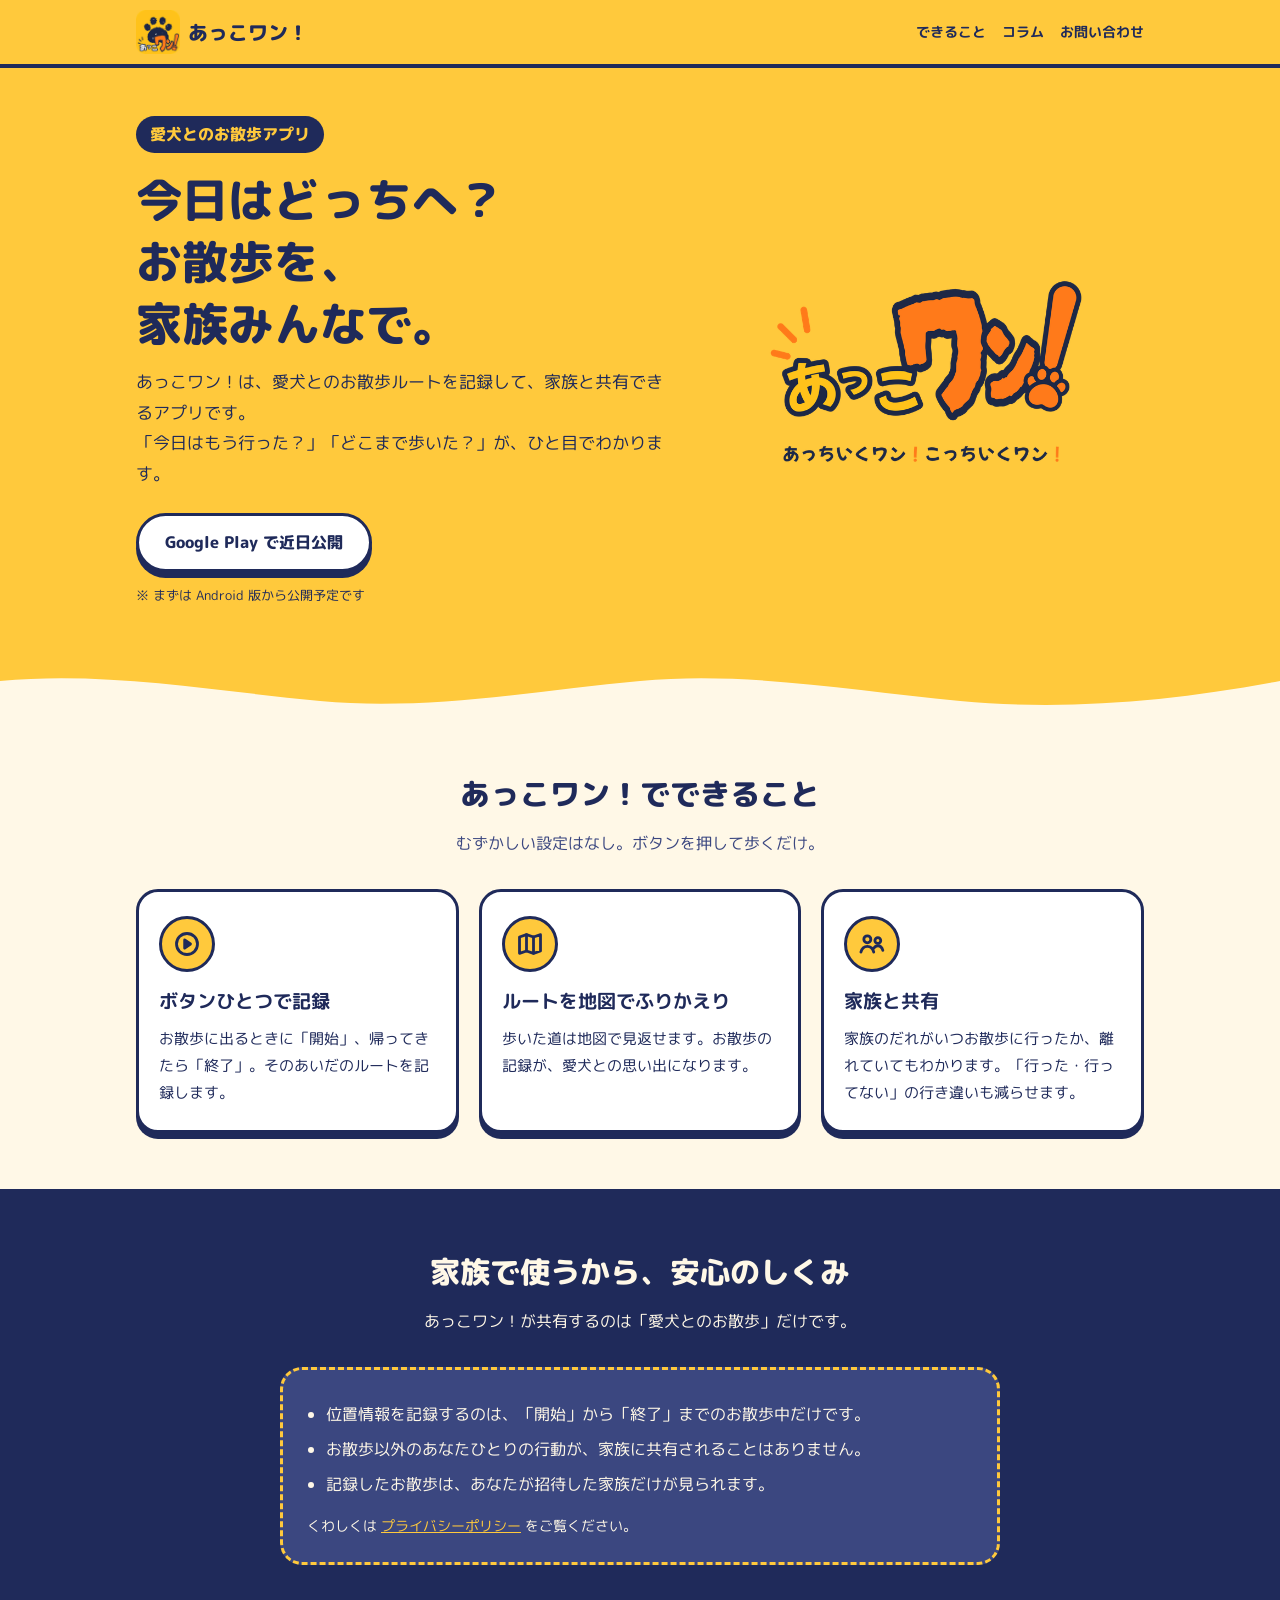
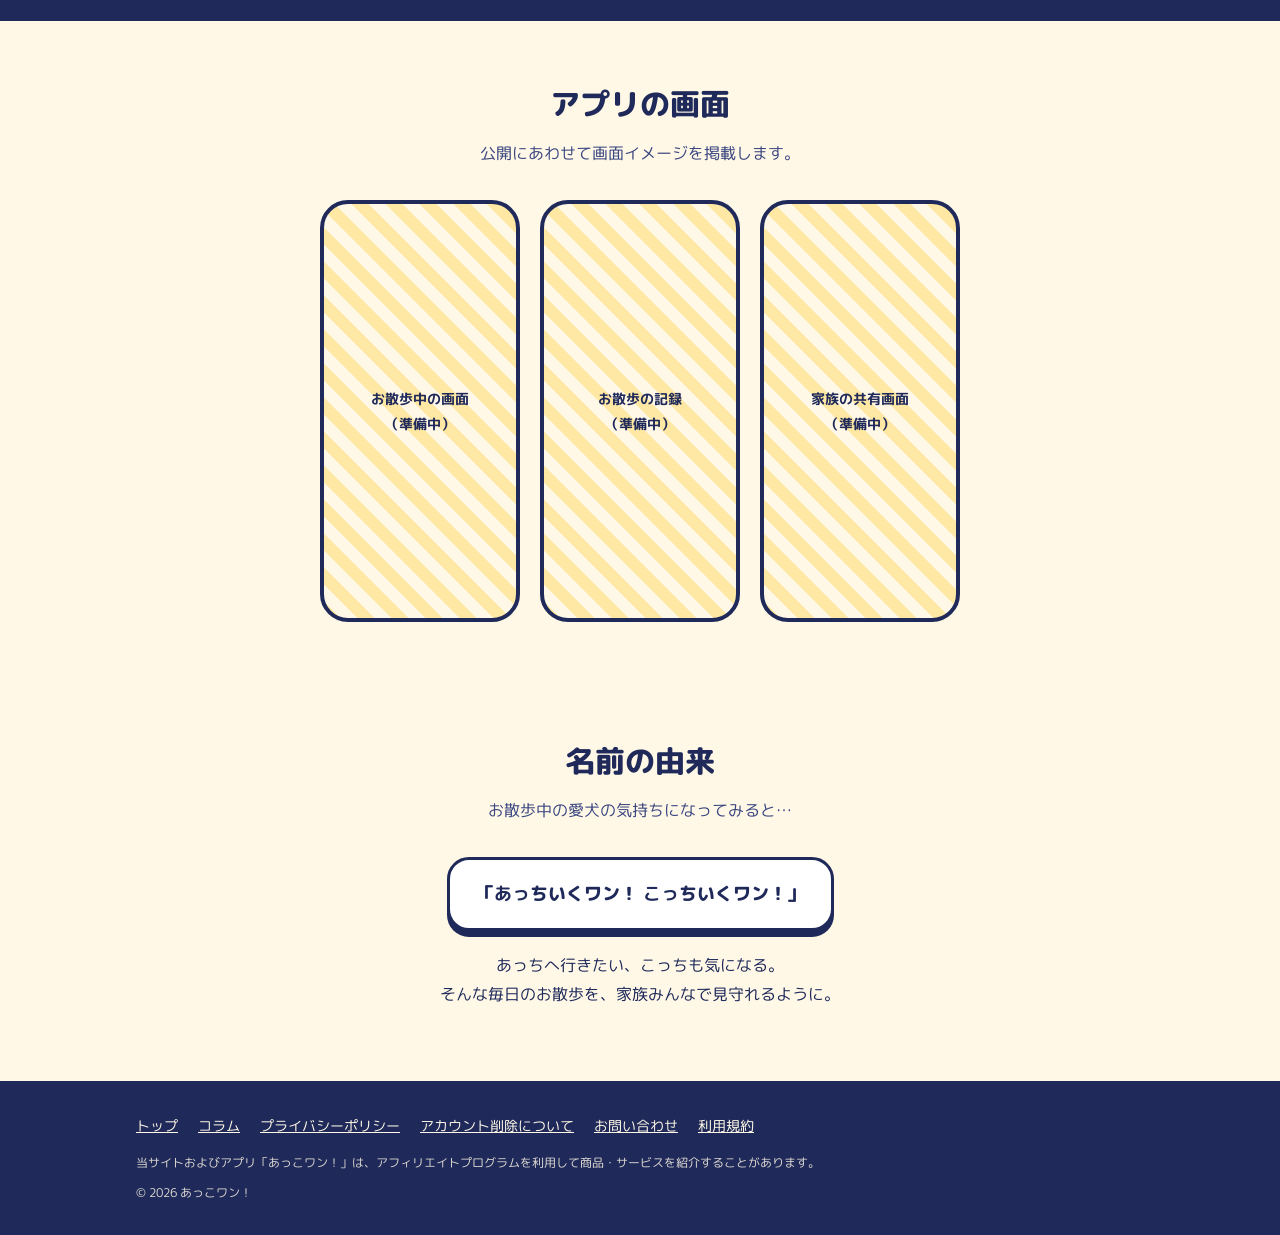
<file: index.html>
<!DOCTYPE html>
<html lang="ja">
<head>
  <meta charset="UTF-8">
  <meta name="viewport" content="width=device-width, initial-scale=1">
  <title>あっこワン！｜愛犬とのお散歩を、家族みんなで</title>
  <meta name="description" content="あっこワン！は、愛犬とのお散歩ルートを記録して、家族と共有できるお散歩アプリです。">
  <meta property="og:title" content="あっこワン！｜愛犬とのお散歩を、家族みんなで">
  <meta property="og:description" content="愛犬とのお散歩ルートを記録して、家族と共有できるお散歩アプリ。">
  <meta property="og:type" content="website">
  <link rel="icon" href="assets/favicon-48.png" type="image/png">
  <link rel="apple-touch-icon" href="assets/apple-touch-icon.png">
  <link rel="preconnect" href="https://fonts.googleapis.com">
  <link rel="preconnect" href="https://fonts.gstatic.com" crossorigin>
  <link href="https://fonts.googleapis.com/css2?family=M+PLUS+Rounded+1c:wght@400;700;800&display=swap" rel="stylesheet">
  <link rel="stylesheet" href="style.css">
</head>
<body>

<header class="site-header">
  <div class="wrap">
    <a class="brand" href="index.html"><img src="assets/icon-96.png" alt=""><span>あっこワン！</span></a>
    <nav class="nav" aria-label="メインメニュー">
      <a href="index.html#features">できること</a>
      <a href="column/index.html">コラム</a>
      <a href="contact.html">お問い合わせ</a>
    </nav>
  </div>
</header>

<main>
  <section class="hero">
    <div class="wrap">
      <div>
        <span class="catch">愛犬とのお散歩アプリ</span>
        <h1>今日はどっちへ？<br><span class="nb">お散歩を、</span><span class="nb">家族みんなで。</span></h1>
        <p class="lead">あっこワン！は、愛犬とのお散歩ルートを記録して、家族と共有できるアプリです。<br>「今日はもう行った？」「どこまで歩いた？」が、ひと目でわかります。</p>
        <!-- 公開後：href を Google Play のURLに変更し、aria-disabled を削除 -->
        <a class="btn" href="#" aria-disabled="true">Google Play で近日公開</a>
        <span class="btn-note">※ まずは Android 版から公開予定です</span>
      </div>
      <img class="hero-logo" src="assets/wordmark-800.png" alt="あっこワン！ のロゴ">
    </div>
  </section>
  <svg class="wave" viewBox="0 0 1440 40" preserveAspectRatio="none" aria-hidden="true"><path d="M0 0h1440v10c-120 20-240 30-360 20S840 0 720 10 480 40 360 30 120 0 0 10z" fill="#FFC93C"/></svg>

  <section id="features">
    <div class="wrap">
      <h2 class="section-title">あっこワン！でできること</h2>
      <p class="section-sub">むずかしい設定はなし。ボタンを押して歩くだけ。</p>
      <div class="features">
        <article class="card">
          <div class="icon"><svg viewBox="0 0 24 24" fill="none" stroke="#1F2A5A" stroke-width="2.4" stroke-linecap="round" stroke-linejoin="round" aria-hidden="true"><circle cx="12" cy="12" r="9"/><path d="M10 8.5l5 3.5-5 3.5z" fill="#1F2A5A"/></svg></div>
          <h3>ボタンひとつで記録</h3>
          <p>お散歩に出るときに「開始」、帰ってきたら「終了」。そのあいだのルートを記録します。</p>
        </article>
        <article class="card">
          <div class="icon"><svg viewBox="0 0 24 24" fill="none" stroke="#1F2A5A" stroke-width="2.4" stroke-linecap="round" stroke-linejoin="round" aria-hidden="true"><path d="M9 4L3 6v14l6-2 6 2 6-2V4l-6 2z"/><path d="M9 4v14M15 6v14"/></svg></div>
          <h3>ルートを地図でふりかえり</h3>
          <p>歩いた道は地図で見返せます。お散歩の記録が、愛犬との思い出になります。</p>
        </article>
        <article class="card">
          <div class="icon"><svg viewBox="0 0 24 24" fill="none" stroke="#1F2A5A" stroke-width="2.4" stroke-linecap="round" stroke-linejoin="round" aria-hidden="true"><circle cx="8" cy="8" r="3"/><circle cx="17" cy="9" r="2.5"/><path d="M2.5 19c.8-3.3 3-5 5.5-5s4.7 1.7 5.5 5M13.5 15.5c.9-1.3 2.1-2 3.5-2 2.1 0 3.6 1.4 4.3 4"/></svg></div>
          <h3>家族と共有</h3>
          <p>家族のだれがいつお散歩に行ったか、離れていてもわかります。「行った・行ってない」の行き違いも減らせます。</p>
        </article>
      </div>
    </div>
  </section>

  <section class="promise" id="promise">
    <div class="wrap">
      <h2 class="section-title">家族で使うから、安心のしくみ</h2>
      <p class="section-sub">あっこワン！が共有するのは「愛犬とのお散歩」だけです。</p>
      <div class="promise-box">
        <ul>
          <li>位置情報を記録するのは、「開始」から「終了」までのお散歩中だけです。</li>
          <li>お散歩以外のあなたひとりの行動が、家族に共有されることはありません。</li>
          <li>記録したお散歩は、あなたが招待した家族だけが見られます。</li>
        </ul>
        <p style="margin:14px 0 0;font-size:14px;">くわしくは <a href="privacy.html">プライバシーポリシー</a> をご覧ください。</p>
      </div>
    </div>
  </section>

  <section>
    <div class="wrap">
      <h2 class="section-title">アプリの画面</h2>
      <p class="section-sub">公開にあわせて画面イメージを掲載します。</p>
      <!-- スクリーンショットができたら <img src="assets/screen1.png" alt="…"> に差し替え -->
      <div class="shots">
        <div class="shot">お散歩中の画面<br>（準備中）</div>
        <div class="shot">お散歩の記録<br>（準備中）</div>
        <div class="shot">家族の共有画面<br>（準備中）</div>
      </div>
    </div>
  </section>

  <section class="origin">
    <div class="wrap">
      <h2 class="section-title">名前の由来</h2>
      <p class="section-sub">お散歩中の愛犬の気持ちになってみると…</p>
      <div class="bubble">「<strong>あっ</strong>ちいくワン！ <strong>こっ</strong>ちいくワン！」</div>
      <p style="margin-top:20px;">あっちへ行きたい、こっちも気になる。<br>そんな毎日のお散歩を、家族みんなで見守れるように。</p>
    </div>
  </section>
</main>

<footer class="site-footer">
  <div class="wrap">
    <div class="footer-links">
      <a href="index.html">トップ</a>
      <a href="column/index.html">コラム</a>
      <a href="privacy.html">プライバシーポリシー</a>
      <a href="delete-account.html">アカウント削除について</a>
      <a href="contact.html">お問い合わせ</a>
      <a href="terms.html">利用規約</a>
    </div>
    <p class="ad-note">当サイトおよびアプリ「あっこワン！」は、アフィリエイトプログラムを利用して商品・サービスを紹介することがあります。</p>
    <p class="copyright">&copy; 2026 あっこワン！</p>
  </div>
</footer>

<!-- Cloudflare Web Analytics --><script type='module' src='https://static.cloudflareinsights.com/beacon.min.js' data-cf-beacon='{"token": "1a6c80f994b9474c85d009baa521db82"}'></script><!-- End Cloudflare Web Analytics -->
</body>
</html>
</file>
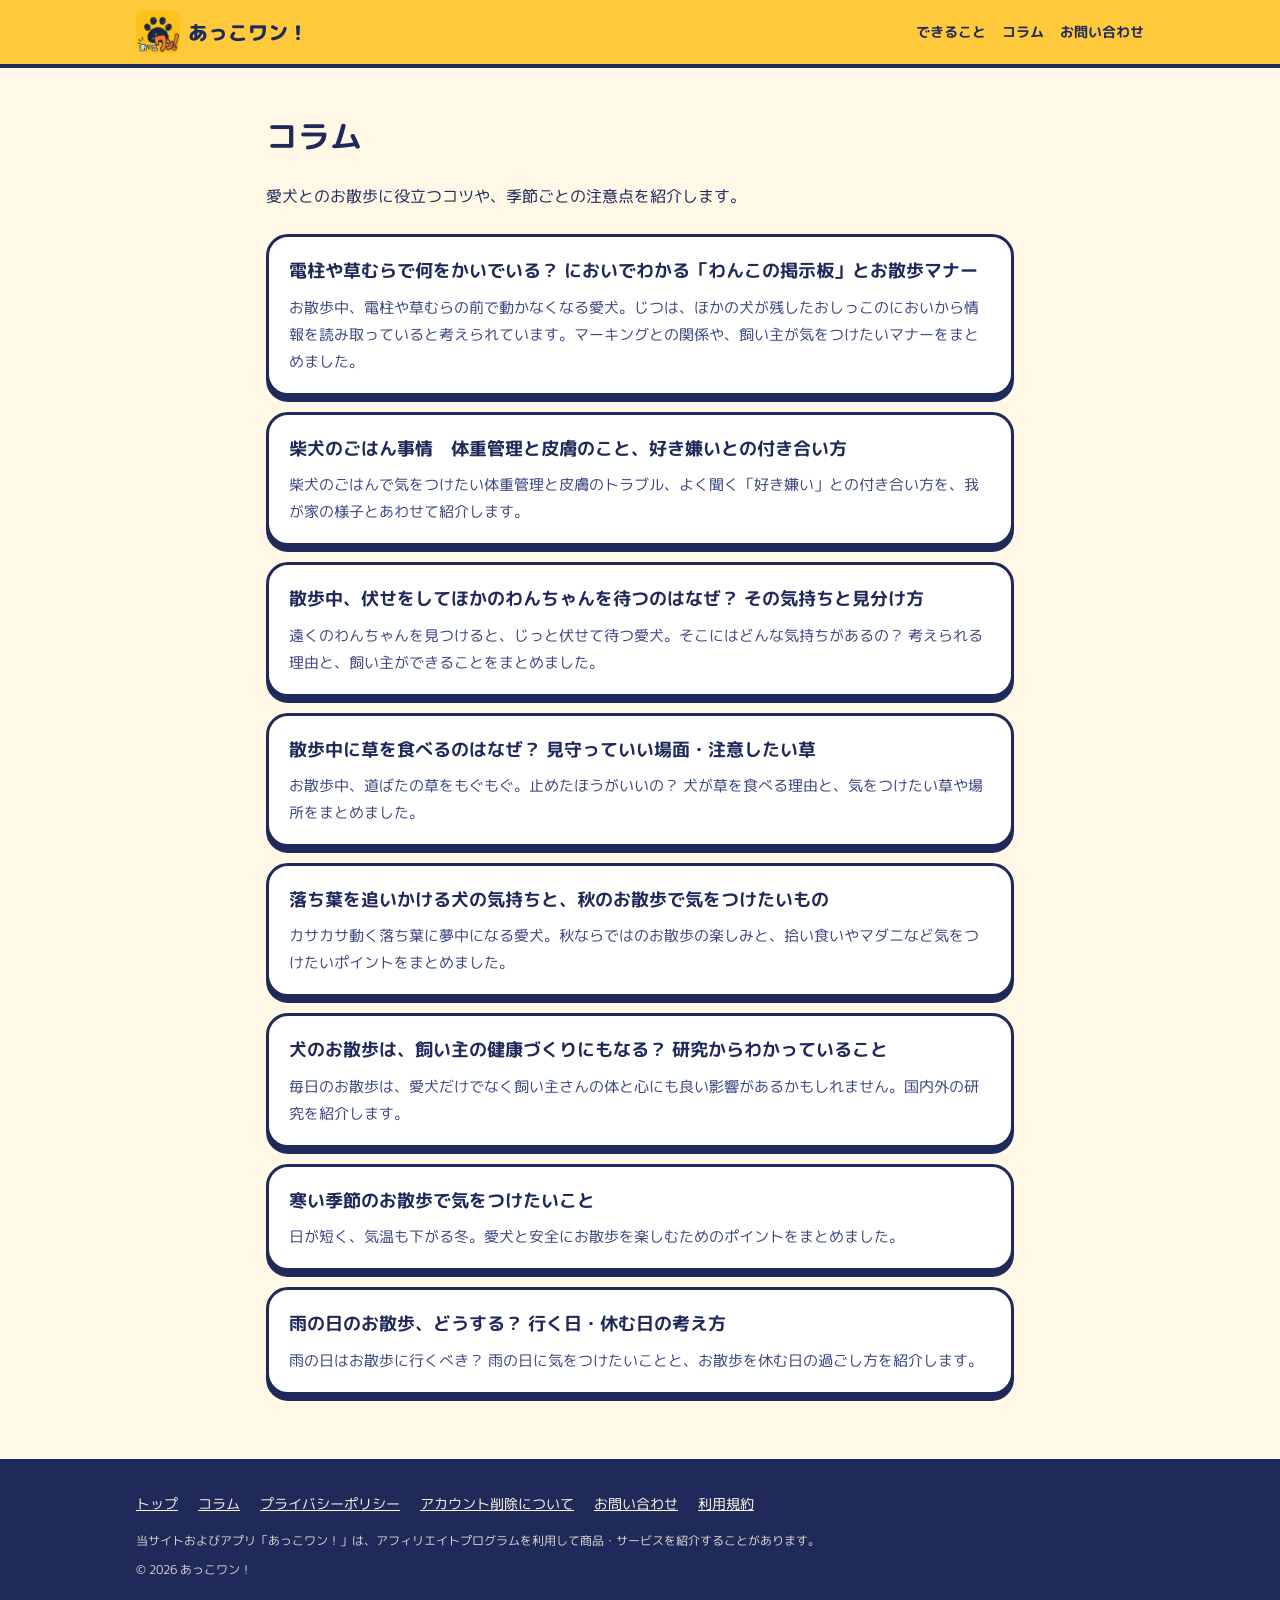
<file: column/index.html>
<!DOCTYPE html>
<html lang="ja">
<head>
  <meta charset="UTF-8">
  <meta name="viewport" content="width=device-width, initial-scale=1">
  <title>コラム｜あっこワン！</title>
  <meta name="description" content="愛犬とのお散歩に役立つコツや、季節ごとの注意点を紹介します。">
  <link rel="icon" href="../assets/favicon-48.png" type="image/png">
  <link rel="apple-touch-icon" href="../assets/apple-touch-icon.png">
  <link rel="preconnect" href="https://fonts.googleapis.com">
  <link rel="preconnect" href="https://fonts.gstatic.com" crossorigin>
  <link href="https://fonts.googleapis.com/css2?family=M+PLUS+Rounded+1c:wght@400;700;800&display=swap" rel="stylesheet">
  <link rel="stylesheet" href="../style.css">
</head>
<body>

<header class="site-header">
  <div class="wrap">
    <a class="brand" href="../index.html"><img src="../assets/icon-96.png" alt=""><span>あっこワン！</span></a>
    <nav class="nav" aria-label="メインメニュー">
      <a href="../index.html#features">できること</a>
      <a href="../column/index.html">コラム</a>
      <a href="../contact.html">お問い合わせ</a>
    </nav>
  </div>
</header>

<main class="doc">
  <h1>コラム</h1>
  <p>愛犬とのお散歩に役立つコツや、季節ごとの注意点を紹介します。</p>
  <div class="column-list">
    <a class="column-item" href="sniffing-poles.html">
      <h2>電柱や草むらで何をかいでいる？ においでわかる「わんこの掲示板」とお散歩マナー</h2>
      <p>お散歩中、電柱や草むらの前で動かなくなる愛犬。じつは、ほかの犬が残したおしっこのにおいから情報を読み取っていると考えられています。マーキングとの関係や、飼い主が気をつけたいマナーをまとめました。</p>
    </a>
    <a class="column-item" href="shiba-food.html">
      <h2>柴犬のごはん事情　体重管理と皮膚のこと、好き嫌いとの付き合い方</h2>
      <p>柴犬のごはんで気をつけたい体重管理と皮膚のトラブル、よく聞く「好き嫌い」との付き合い方を、我が家の様子とあわせて紹介します。</p>
    </a>
    <a class="column-item" href="lying-down-greeting.html">
      <h2>散歩中、伏せをしてほかのわんちゃんを待つのはなぜ？ その気持ちと見分け方</h2>
      <p>遠くのわんちゃんを見つけると、じっと伏せて待つ愛犬。そこにはどんな気持ちがあるの？ 考えられる理由と、飼い主ができることをまとめました。</p>
    </a>
    <a class="column-item" href="dog-eating-grass.html">
      <h2>散歩中に草を食べるのはなぜ？ 見守っていい場面・注意したい草</h2>
      <p>お散歩中、道ばたの草をもぐもぐ。止めたほうがいいの？ 犬が草を食べる理由と、気をつけたい草や場所をまとめました。</p>
    </a>
    <a class="column-item" href="autumn-leaves-walk.html">
      <h2>落ち葉を追いかける犬の気持ちと、秋のお散歩で気をつけたいもの</h2>
      <p>カサカサ動く落ち葉に夢中になる愛犬。秋ならではのお散歩の楽しみと、拾い食いやマダニなど気をつけたいポイントをまとめました。</p>
    </a>
    <a class="column-item" href="walk-and-owner-health.html">
      <h2>犬のお散歩は、飼い主の健康づくりにもなる？ 研究からわかっていること</h2>
      <p>毎日のお散歩は、愛犬だけでなく飼い主さんの体と心にも良い影響があるかもしれません。国内外の研究を紹介します。</p>
    </a>
    <a class="column-item" href="winter-walk.html">
      <h2>寒い季節のお散歩で気をつけたいこと</h2>
      <p>日が短く、気温も下がる冬。愛犬と安全にお散歩を楽しむためのポイントをまとめました。</p>
    </a>
    <a class="column-item" href="rainy-day-walk.html">
      <h2>雨の日のお散歩、どうする？ 行く日・休む日の考え方</h2>
      <p>雨の日はお散歩に行くべき？ 雨の日に気をつけたいことと、お散歩を休む日の過ごし方を紹介します。</p>
    </a>
  </div>
</main>

<footer class="site-footer">
  <div class="wrap">
    <div class="footer-links">
      <a href="../index.html">トップ</a>
      <a href="../column/index.html">コラム</a>
      <a href="../privacy.html">プライバシーポリシー</a>
      <a href="../delete-account.html">アカウント削除について</a>
      <a href="../contact.html">お問い合わせ</a>
      <a href="../terms.html">利用規約</a>
    </div>
    <p class="ad-note">当サイトおよびアプリ「あっこワン！」は、アフィリエイトプログラムを利用して商品・サービスを紹介することがあります。</p>
    <p class="copyright">&copy; 2026 あっこワン！</p>
  </div>
</footer>

<!-- Cloudflare Web Analytics --><script type='module' src='https://static.cloudflareinsights.com/beacon.min.js' data-cf-beacon='{"token": "1a6c80f994b9474c85d009baa521db82"}'></script><!-- End Cloudflare Web Analytics -->
</body>
</html>
</file>
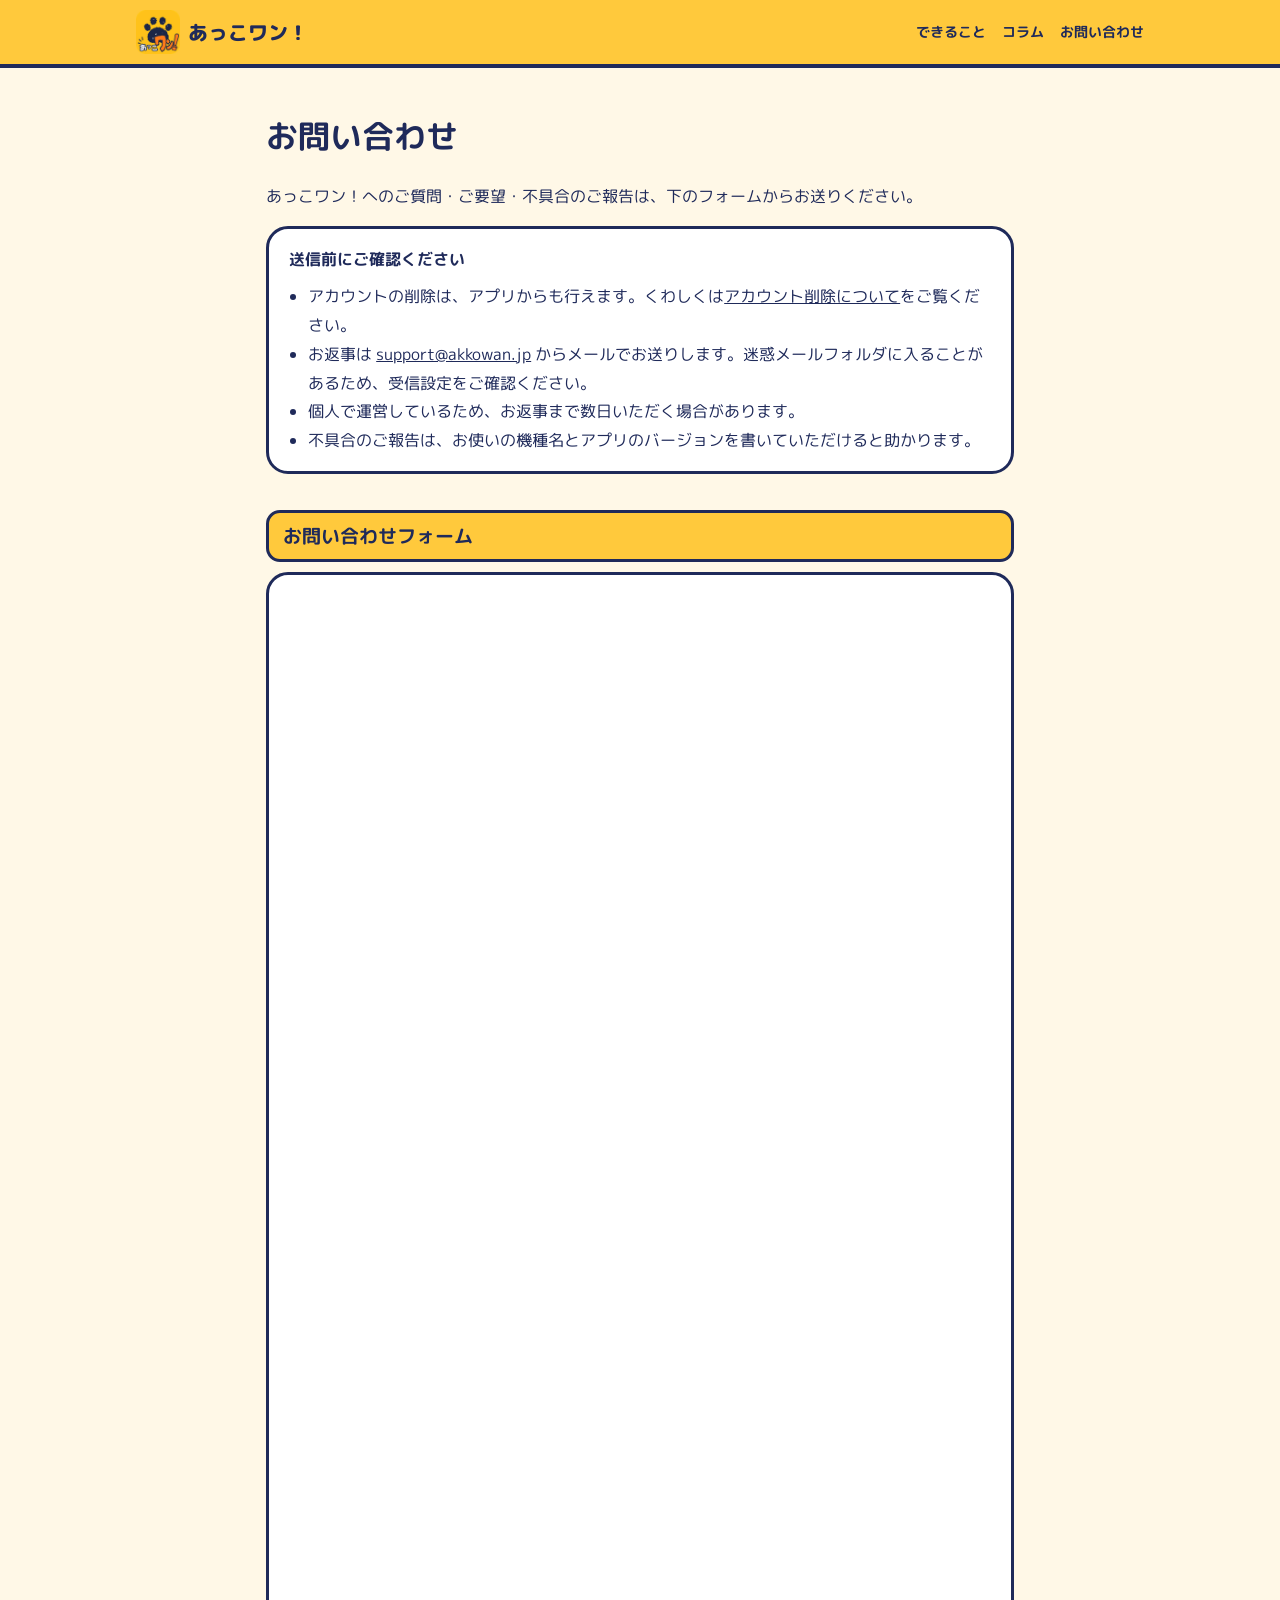
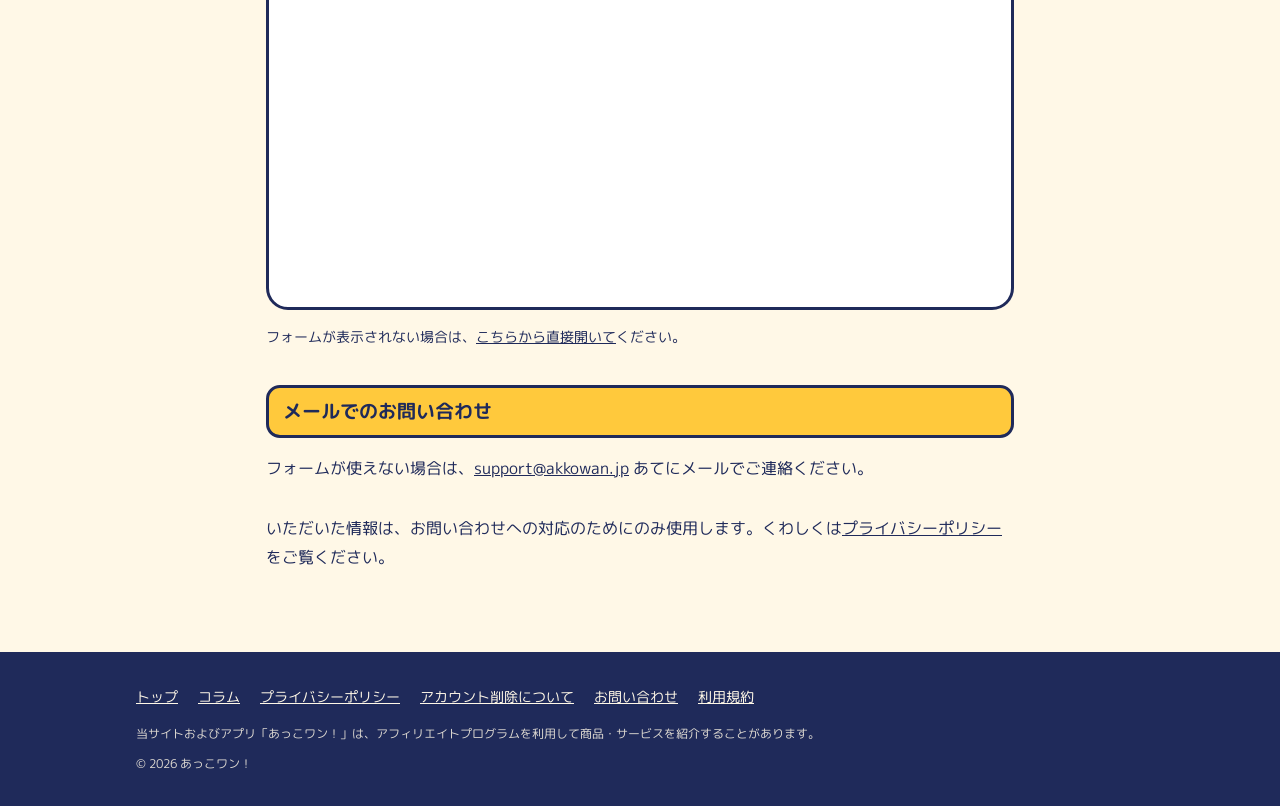
<file: contact.html>
<!DOCTYPE html>
<html lang="ja">
<head>
  <meta charset="UTF-8">
  <meta name="viewport" content="width=device-width, initial-scale=1">
  <title>お問い合わせ｜あっこワン！</title>
  <meta name="description" content="あっこワン！へのお問い合わせ、不具合のご報告、アカウント削除のご依頼はこちらから。">
  <link rel="icon" href="assets/favicon-48.png" type="image/png">
  <link rel="apple-touch-icon" href="assets/apple-touch-icon.png">
  <link rel="preconnect" href="https://fonts.googleapis.com">
  <link rel="preconnect" href="https://fonts.gstatic.com" crossorigin>
  <link href="https://fonts.googleapis.com/css2?family=M+PLUS+Rounded+1c:wght@400;700;800&display=swap" rel="stylesheet">
  <link rel="stylesheet" href="style.css">
</head>
<body>

<header class="site-header">
  <div class="wrap">
    <a class="brand" href="index.html"><img src="assets/icon-96.png" alt=""><span>あっこワン！</span></a>
    <nav class="nav" aria-label="メインメニュー">
      <a href="index.html#features">できること</a>
      <a href="column/index.html">コラム</a>
      <a href="contact.html">お問い合わせ</a>
    </nav>
  </div>
</header>

<main class="doc">
  <h1>お問い合わせ</h1>
  <p>あっこワン！へのご質問・ご要望・不具合のご報告は、下のフォームからお送りください。</p>

  <div class="callout">
    <strong>送信前にご確認ください</strong>
    <ul style="margin:8px 0 0;padding-left:1.2em;">
      <li>アカウントの削除は、アプリからも行えます。くわしくは<a href="delete-account.html">アカウント削除について</a>をご覧ください。</li>
      <li>お返事は <a href="mailto:support@akkowan.jp">support@akkowan.jp</a> からメールでお送りします。迷惑メールフォルダに入ることがあるため、受信設定をご確認ください。</li>
      <li>個人で運営しているため、お返事まで数日いただく場合があります。</li>
      <li>不具合のご報告は、お使いの機種名とアプリのバージョンを書いていただけると助かります。</li>
    </ul>
  </div>

  <h2>お問い合わせフォーム</h2>
  <div class="form-frame">
    <iframe src="https://docs.google.com/forms/d/e/1FAIpQLSdG2Z42OKLpcFqCevRn-lh1UXo-o0Od86vOULwxC6A2073hAw/viewform?embedded=true" width="100%" height="1300" frameborder="0" marginheight="0" marginwidth="0" title="お問い合わせフォーム" loading="lazy">読み込んでいます…</iframe>
  </div>
  <p style="font-size:14px;">フォームが表示されない場合は、<a href="https://docs.google.com/forms/d/e/1FAIpQLSdG2Z42OKLpcFqCevRn-lh1UXo-o0Od86vOULwxC6A2073hAw/viewform" target="_blank" rel="noopener">こちらから直接開いて</a>ください。</p>

  <h2>メールでのお問い合わせ</h2>
  <p>フォームが使えない場合は、<a href="mailto:support@akkowan.jp">support@akkowan.jp</a> あてにメールでご連絡ください。</p>

  <p style="margin-top:32px;">いただいた情報は、お問い合わせへの対応のためにのみ使用します。くわしくは<a href="privacy.html">プライバシーポリシー</a>をご覧ください。</p>

</main>

<footer class="site-footer">
  <div class="wrap">
    <div class="footer-links">
      <a href="index.html">トップ</a>
      <a href="column/index.html">コラム</a>
      <a href="privacy.html">プライバシーポリシー</a>
      <a href="delete-account.html">アカウント削除について</a>
      <a href="contact.html">お問い合わせ</a>
      <a href="terms.html">利用規約</a>
    </div>
    <p class="ad-note">当サイトおよびアプリ「あっこワン！」は、アフィリエイトプログラムを利用して商品・サービスを紹介することがあります。</p>
    <p class="copyright">&copy; 2026 あっこワン！</p>
  </div>
</footer>

<!-- Cloudflare Web Analytics --><script type='module' src='https://static.cloudflareinsights.com/beacon.min.js' data-cf-beacon='{"token": "1a6c80f994b9474c85d009baa521db82"}'></script><!-- End Cloudflare Web Analytics -->
</body>
</html>
</file>
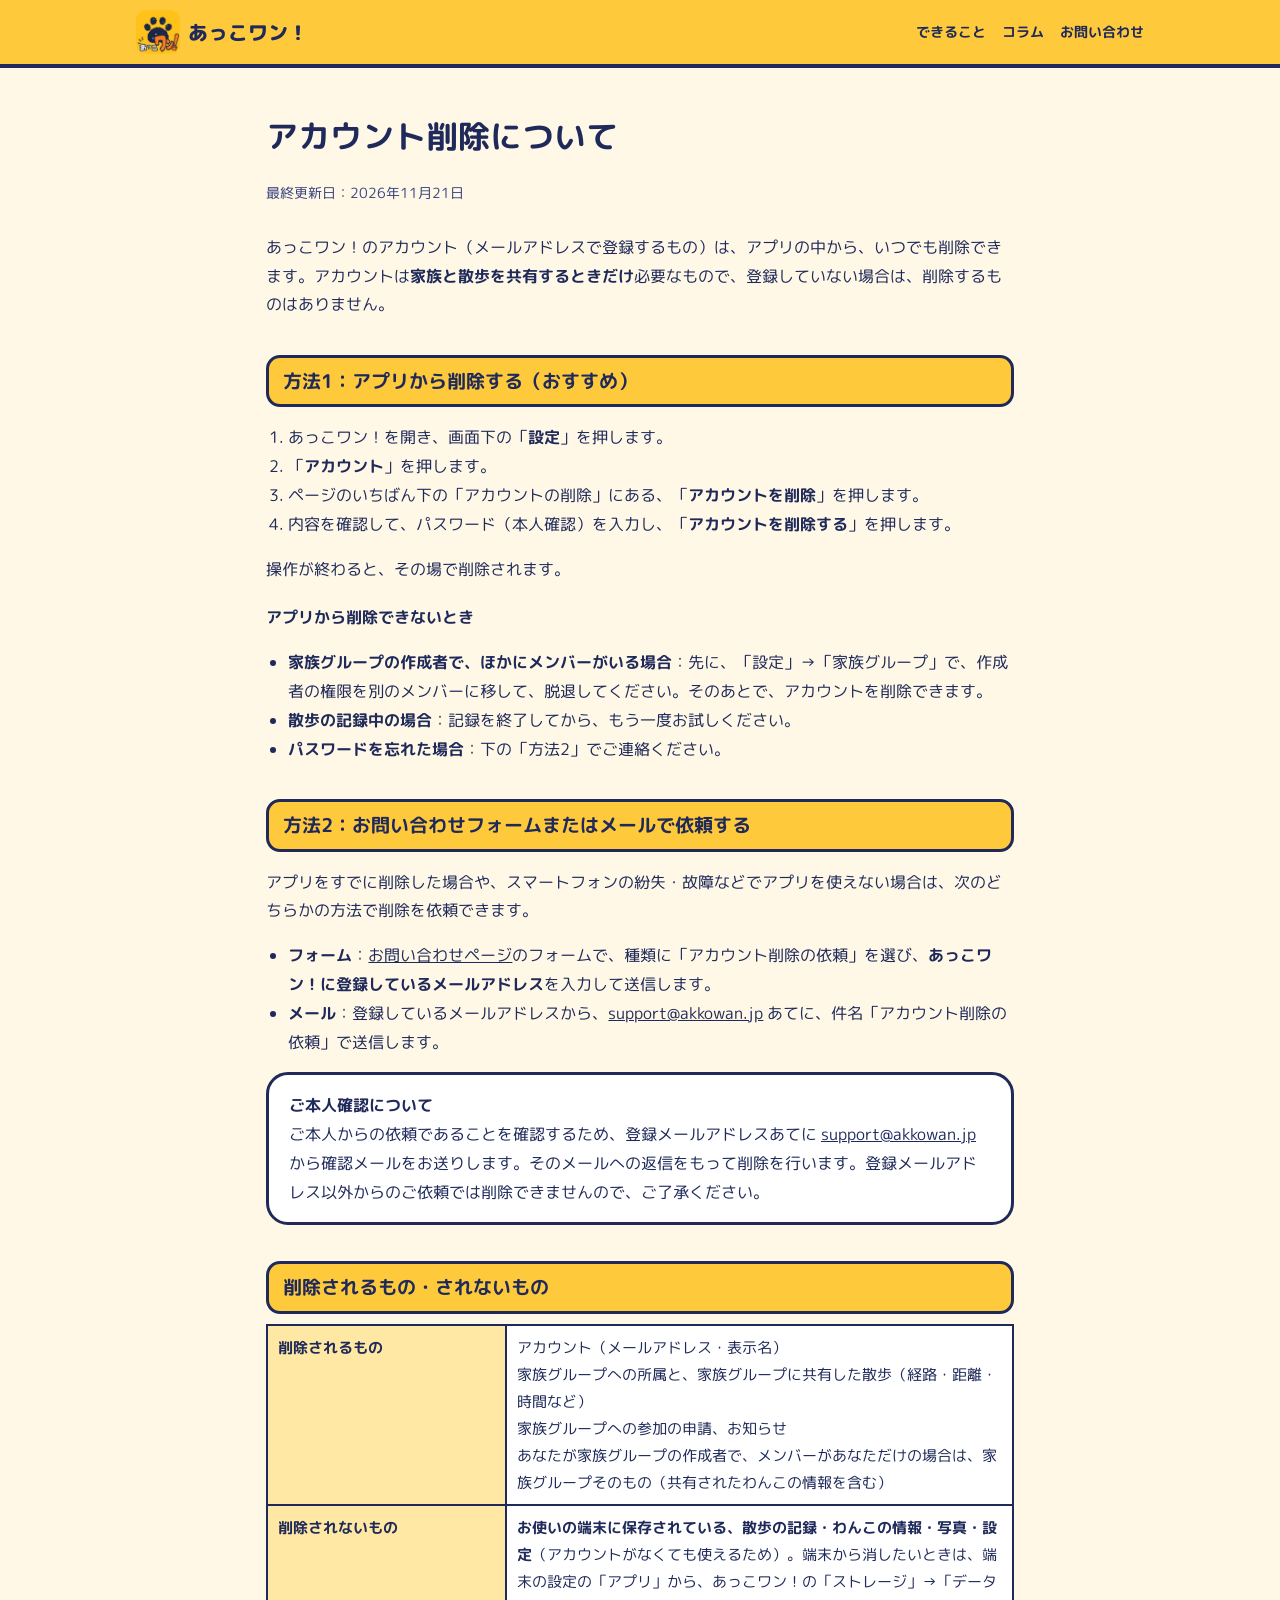
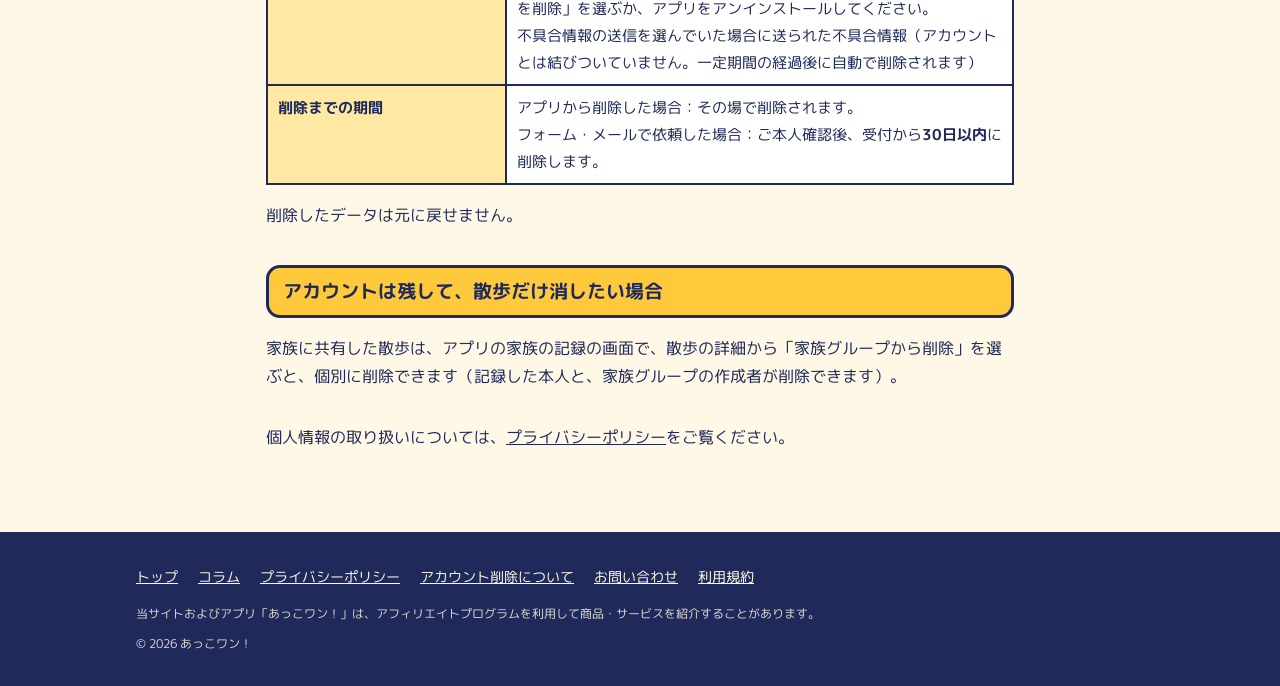
<file: delete-account.html>
<!DOCTYPE html>
<html lang="ja">
<head>
  <meta charset="UTF-8">
  <meta name="viewport" content="width=device-width, initial-scale=1">
  <title>アカウント削除について｜あっこワン！</title>
  <meta name="description" content="あっこワン！のアカウントと、お散歩記録などのデータを削除する方法をご案内します。">
  <link rel="icon" href="assets/favicon-48.png" type="image/png">
  <link rel="apple-touch-icon" href="assets/apple-touch-icon.png">
  <link rel="preconnect" href="https://fonts.googleapis.com">
  <link rel="preconnect" href="https://fonts.gstatic.com" crossorigin>
  <link href="https://fonts.googleapis.com/css2?family=M+PLUS+Rounded+1c:wght@400;700;800&display=swap" rel="stylesheet">
  <link rel="stylesheet" href="style.css">
</head>
<body>

<header class="site-header">
  <div class="wrap">
    <a class="brand" href="index.html"><img src="assets/icon-96.png" alt=""><span>あっこワン！</span></a>
    <nav class="nav" aria-label="メインメニュー">
      <a href="index.html#features">できること</a>
      <a href="column/index.html">コラム</a>
      <a href="contact.html">お問い合わせ</a>
    </nav>
  </div>
</header>

<main class="doc">
  <h1>アカウント削除について</h1>
  <p class="meta">最終更新日：2026年11月21日</p>

  <p>あっこワン！のアカウント（メールアドレスで登録するもの）は、アプリの中から、いつでも削除できます。アカウントは<strong>家族と散歩を共有するときだけ</strong>必要なもので、登録していない場合は、削除するものはありません。</p>

  <h2>方法1：アプリから削除する（おすすめ）</h2>
  <ol>
    <li>あっこワン！を開き、画面下の「<strong>設定</strong>」を押します。</li>
    <li>「<strong>アカウント</strong>」を押します。</li>
    <li>ページのいちばん下の「アカウントの削除」にある、「<strong>アカウントを削除</strong>」を押します。</li>
    <li>内容を確認して、パスワード（本人確認）を入力し、「<strong>アカウントを削除する</strong>」を押します。</li>
  </ol>
  <p>操作が終わると、その場で削除されます。</p>

  <h3>アプリから削除できないとき</h3>
  <ul>
    <li><strong>家族グループの作成者で、ほかにメンバーがいる場合</strong>：先に、「設定」→「家族グループ」で、作成者の権限を別のメンバーに移して、脱退してください。そのあとで、アカウントを削除できます。</li>
    <li><strong>散歩の記録中の場合</strong>：記録を終了してから、もう一度お試しください。</li>
    <li><strong>パスワードを忘れた場合</strong>：下の「方法2」でご連絡ください。</li>
  </ul>

  <h2>方法2：お問い合わせフォームまたはメールで依頼する</h2>
  <p>アプリをすでに削除した場合や、スマートフォンの紛失・故障などでアプリを使えない場合は、次のどちらかの方法で削除を依頼できます。</p>
  <ul>
    <li><strong>フォーム</strong>：<a href="contact.html">お問い合わせページ</a>のフォームで、種類に「アカウント削除の依頼」を選び、<strong>あっこワン！に登録しているメールアドレス</strong>を入力して送信します。</li>
    <li><strong>メール</strong>：登録しているメールアドレスから、<a href="mailto:support@akkowan.jp?subject=アカウント削除の依頼">support@akkowan.jp</a> あてに、件名「アカウント削除の依頼」で送信します。</li>
  </ul>
  <div class="callout">
    <strong>ご本人確認について</strong><br>
    ご本人からの依頼であることを確認するため、登録メールアドレスあてに <a href="mailto:support@akkowan.jp">support@akkowan.jp</a> から確認メールをお送りします。そのメールへの返信をもって削除を行います。登録メールアドレス以外からのご依頼では削除できませんので、ご了承ください。
  </div>

  <h2>削除されるもの・されないもの</h2>
  <div class="table-scroll">
  <table>
    <tr><th>削除されるもの</th><td>
      アカウント（メールアドレス・表示名）<br>
      家族グループへの所属と、家族グループに共有した散歩（経路・距離・時間など）<br>
      家族グループへの参加の申請、お知らせ<br>
      あなたが家族グループの作成者で、メンバーがあなただけの場合は、家族グループそのもの（共有されたわんこの情報を含む）
    </td></tr>
    <tr><th>削除されないもの</th><td>
      <strong>お使いの端末に保存されている、散歩の記録・わんこの情報・写真・設定</strong>（アカウントがなくても使えるため）。端末から消したいときは、端末の設定の「アプリ」から、あっこワン！の「ストレージ」→「データを削除」を選ぶか、アプリをアンインストールしてください。<br>
      不具合情報の送信を選んでいた場合に送られた不具合情報（アカウントとは結びついていません。一定期間の経過後に自動で削除されます）
    </td></tr>
    <tr><th>削除までの期間</th><td>アプリから削除した場合：その場で削除されます。<br>フォーム・メールで依頼した場合：ご本人確認後、受付から<strong>30日以内</strong>に削除します。</td></tr>
  </table>
  </div>
  <p>削除したデータは元に戻せません。</p>

  <h2>アカウントは残して、散歩だけ消したい場合</h2>
  <p>家族に共有した散歩は、アプリの家族の記録の画面で、散歩の詳細から「家族グループから削除」を選ぶと、個別に削除できます（記録した本人と、家族グループの作成者が削除できます）。</p>

  <p style="margin-top:32px;">個人情報の取り扱いについては、<a href="privacy.html">プライバシーポリシー</a>をご覧ください。</p>
</main>

<footer class="site-footer">
  <div class="wrap">
    <div class="footer-links">
      <a href="index.html">トップ</a>
      <a href="column/index.html">コラム</a>
      <a href="privacy.html">プライバシーポリシー</a>
      <a href="delete-account.html">アカウント削除について</a>
      <a href="contact.html">お問い合わせ</a>
      <a href="terms.html">利用規約</a>
    </div>
    <p class="ad-note">当サイトおよびアプリ「あっこワン！」は、アフィリエイトプログラムを利用して商品・サービスを紹介することがあります。</p>
    <p class="copyright">&copy; 2026 あっこワン！</p>
  </div>
</footer>

<!-- Cloudflare Web Analytics --><script type='module' src='https://static.cloudflareinsights.com/beacon.min.js' data-cf-beacon='{"token": "1a6c80f994b9474c85d009baa521db82"}'></script><!-- End Cloudflare Web Analytics -->
</body>
</html>
</file>
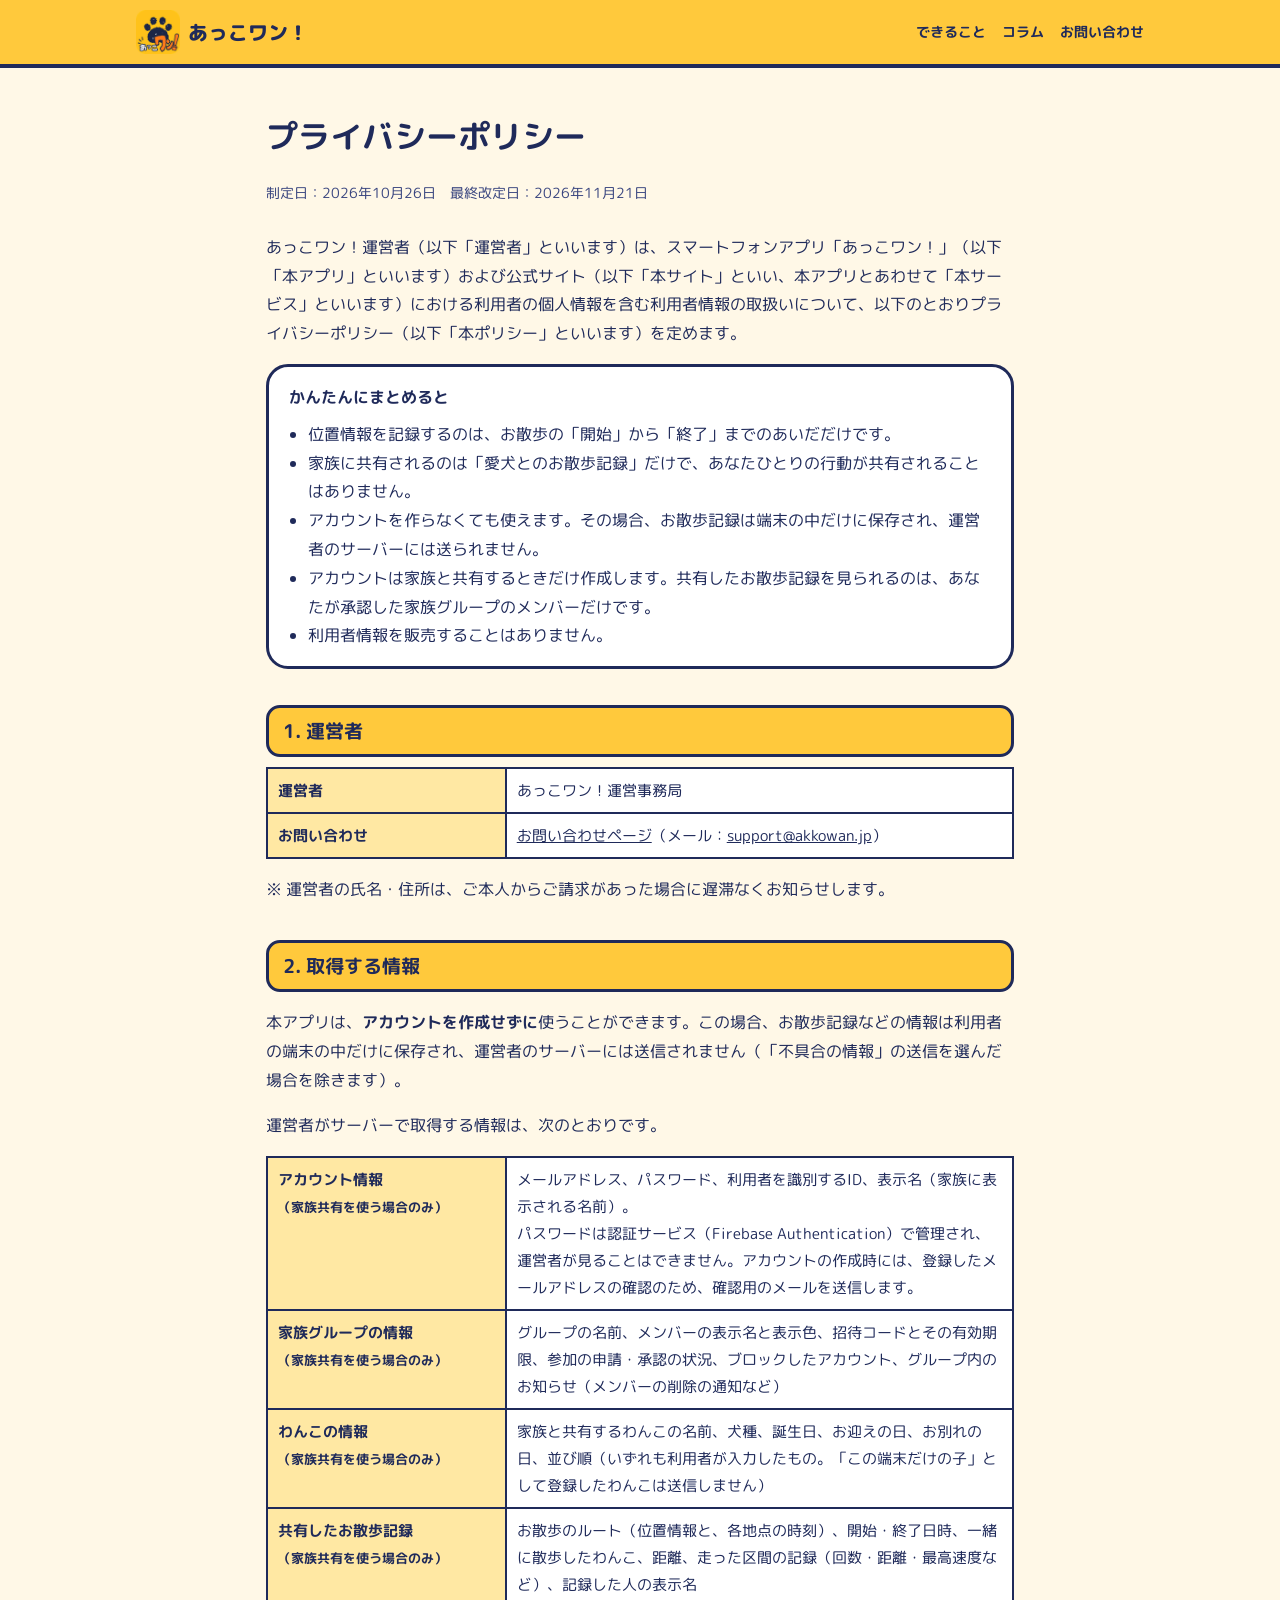
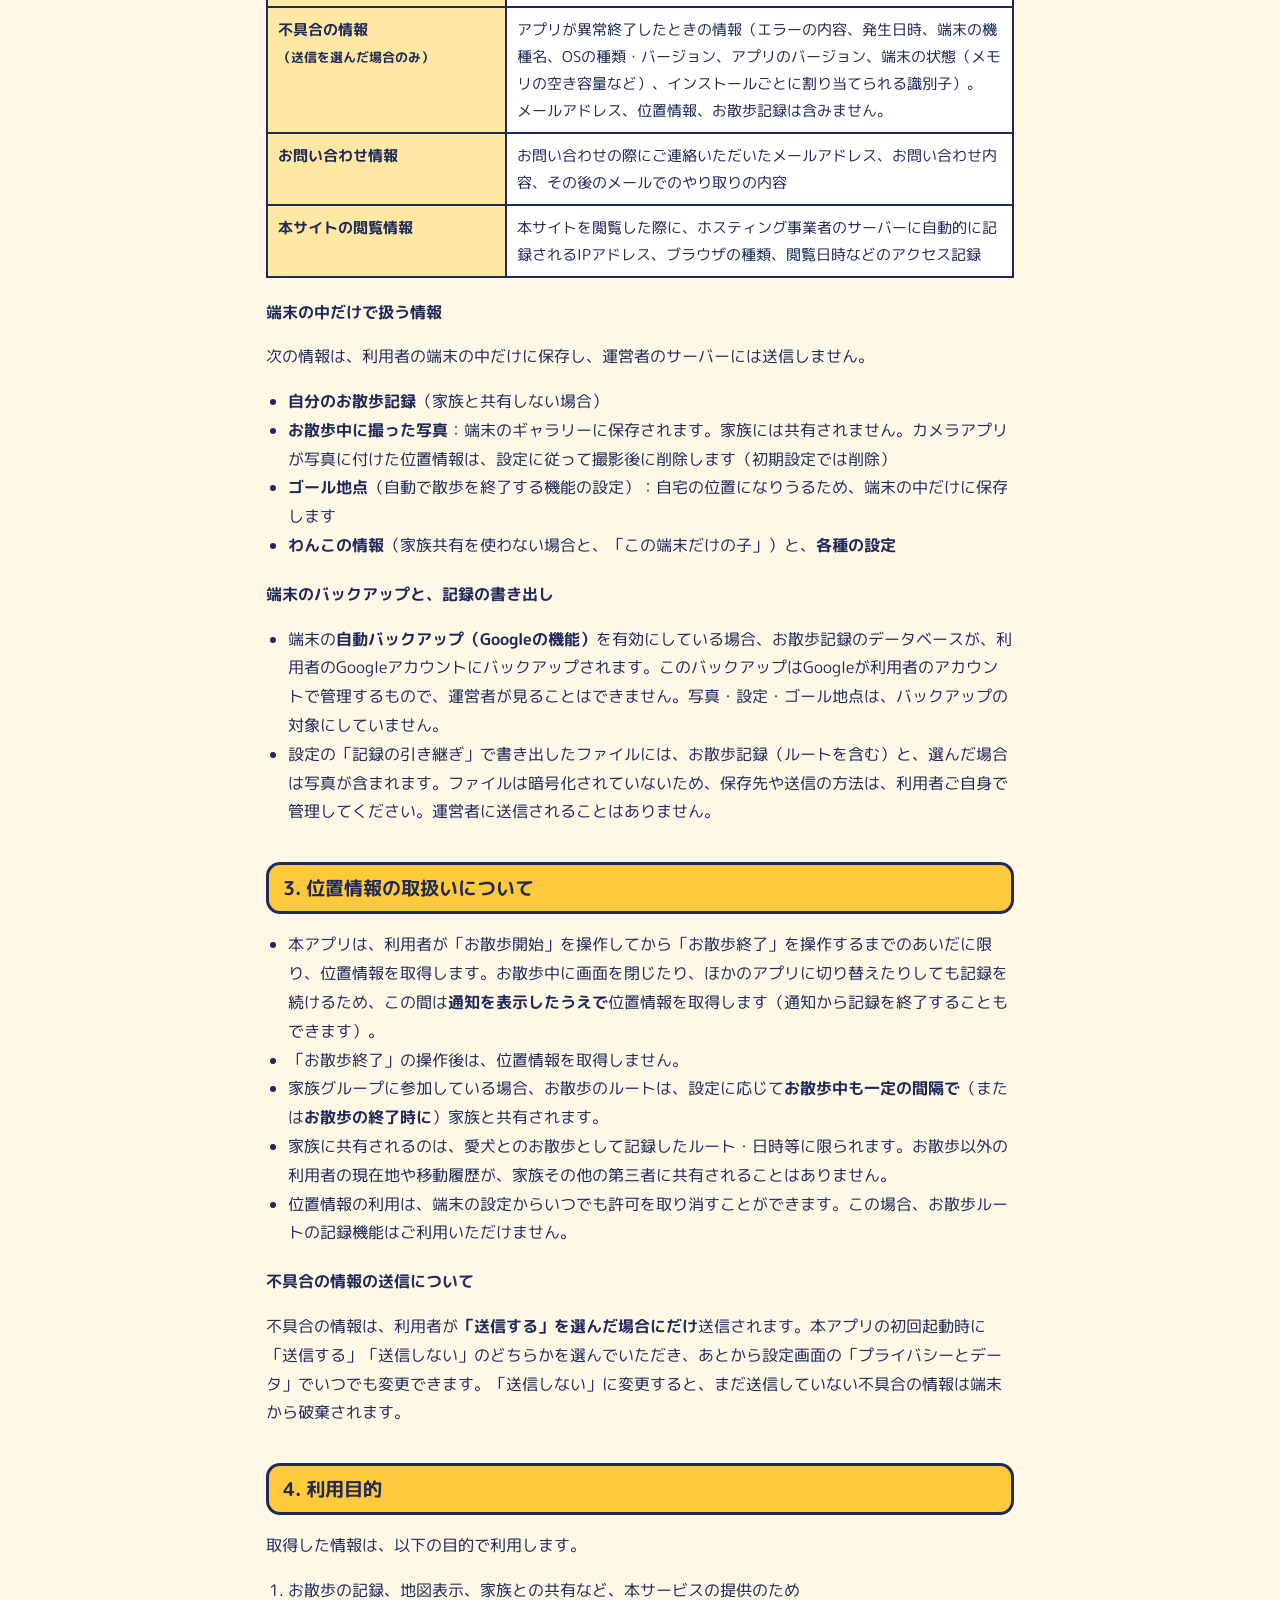
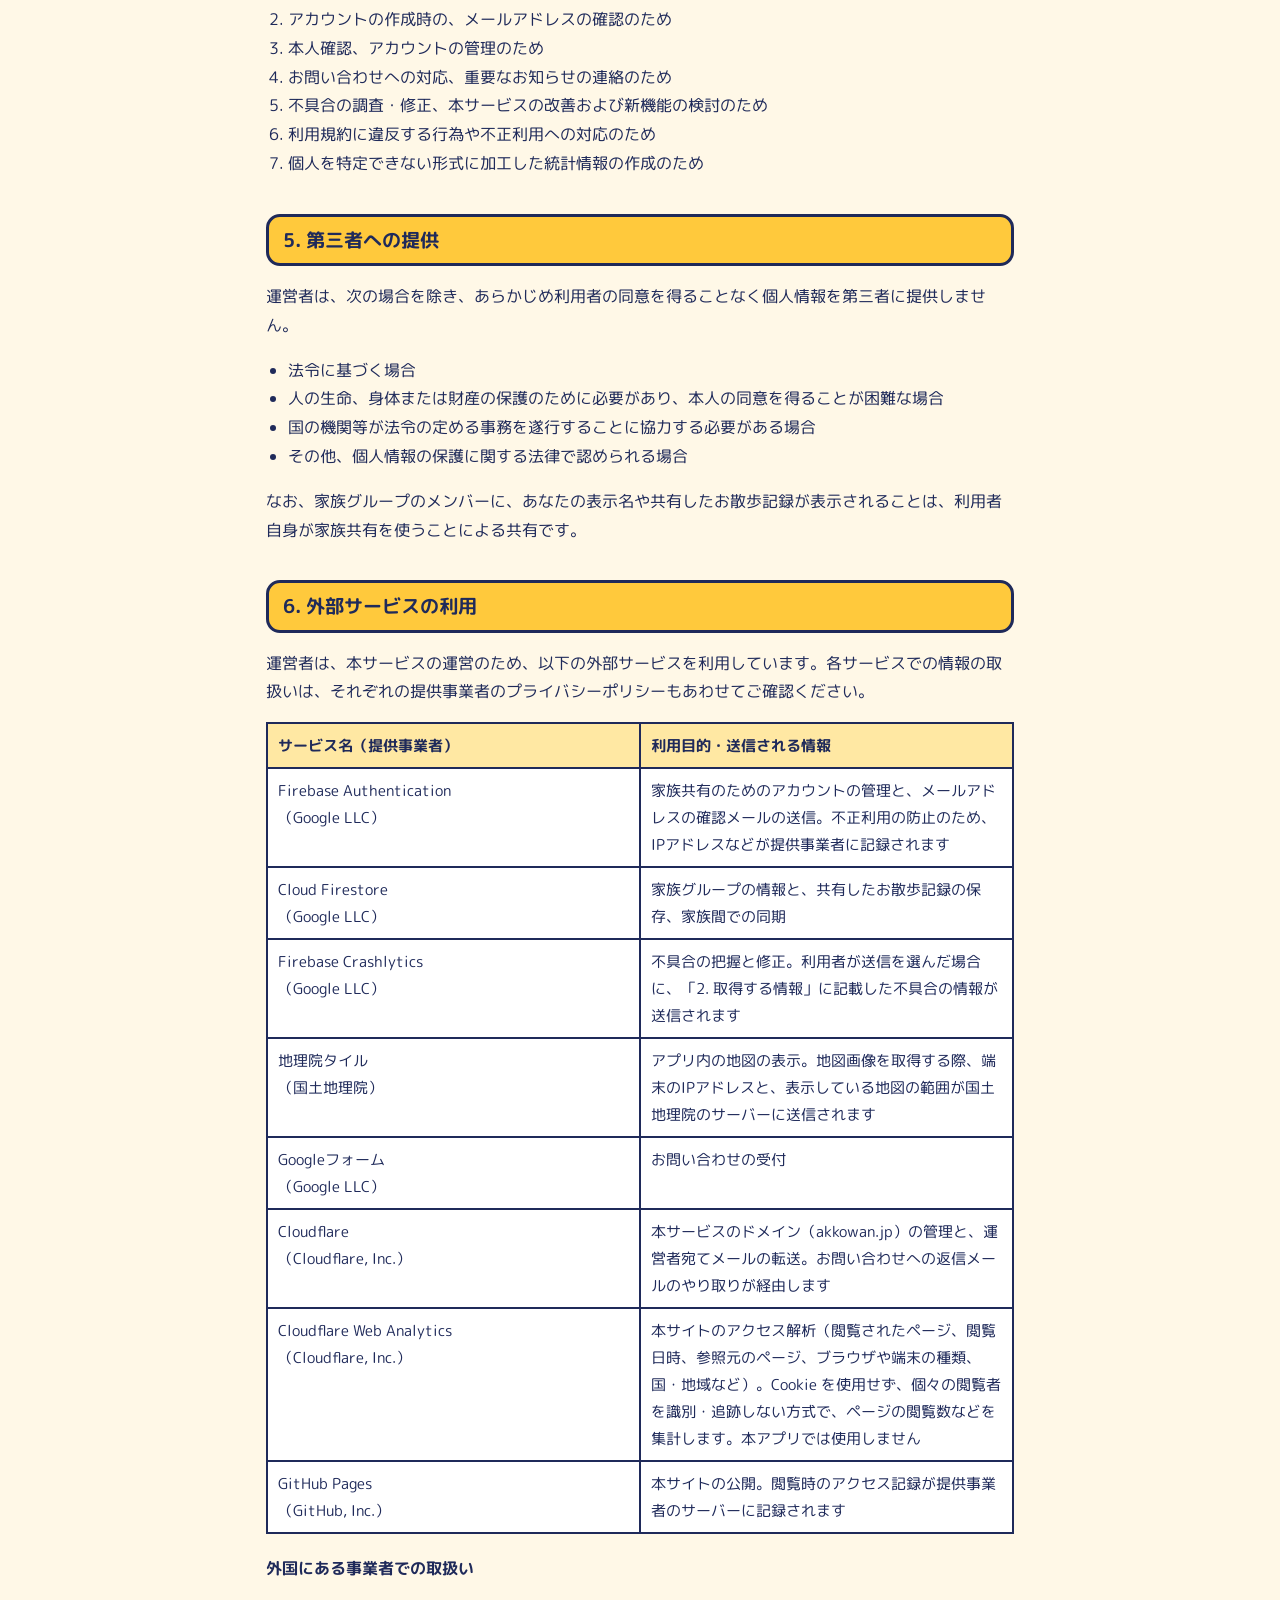
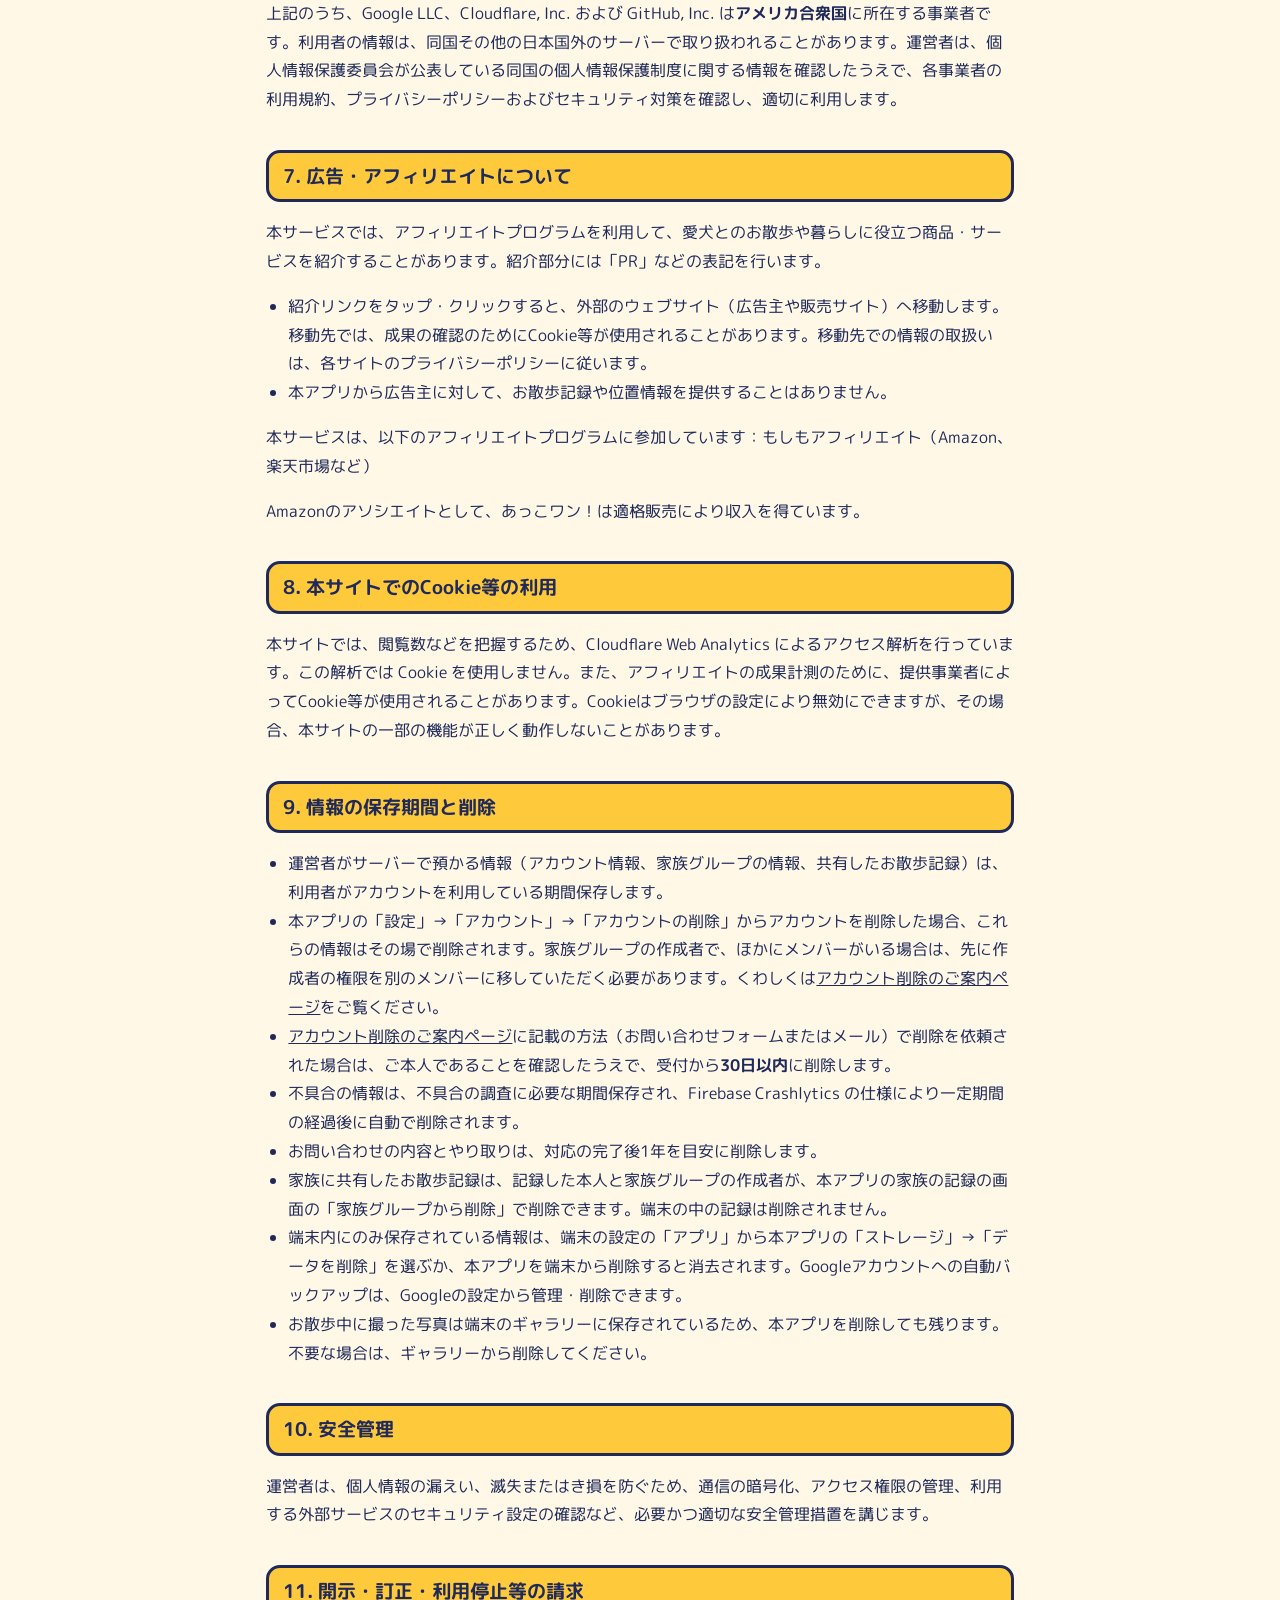
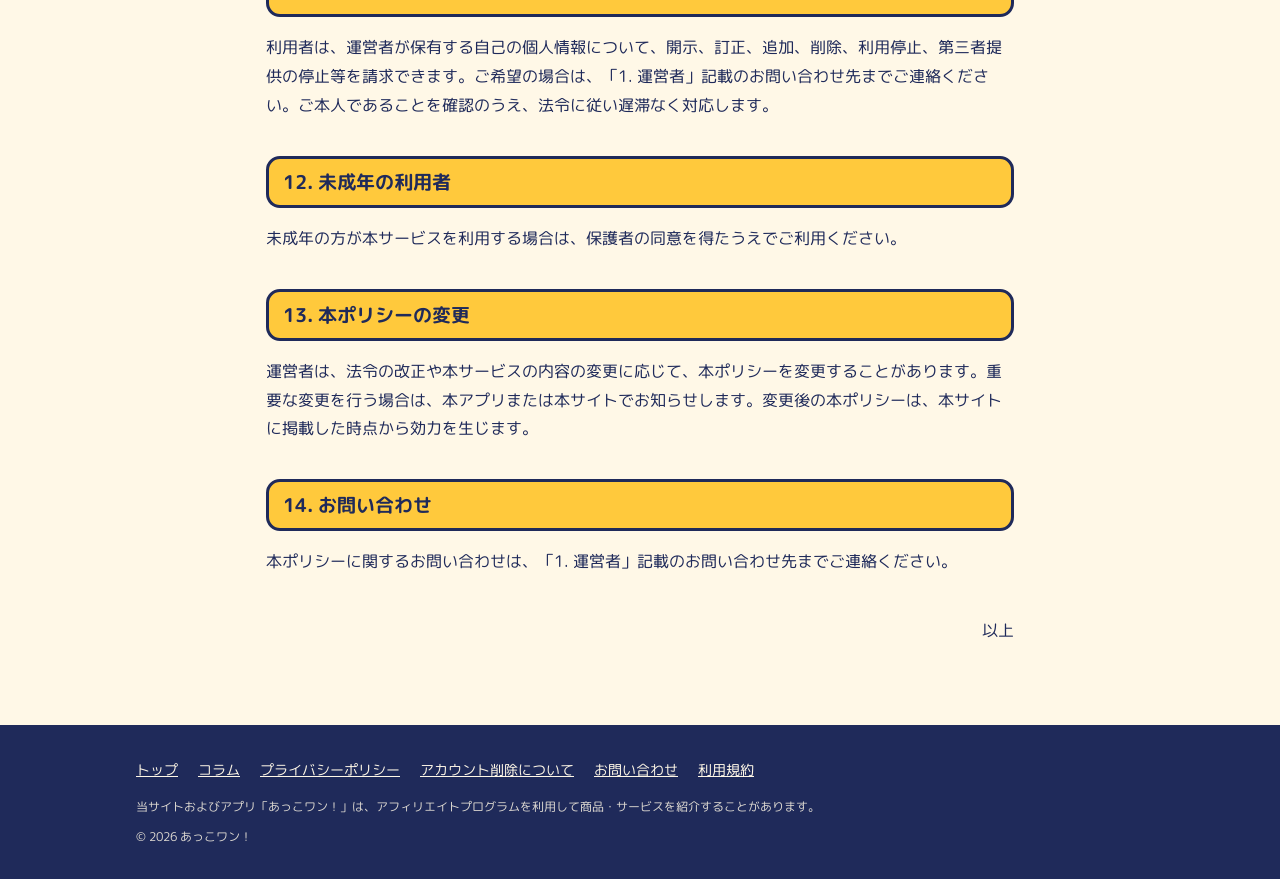
<file: privacy.html>
<!DOCTYPE html>
<html lang="ja">
<head>
  <meta charset="UTF-8">
  <meta name="viewport" content="width=device-width, initial-scale=1">
  <title>プライバシーポリシー｜あっこワン！</title>
  <meta name="description" content="お散歩アプリ「あっこワン！」および公式サイトのプライバシーポリシーです。">
  <link rel="icon" href="assets/favicon-48.png" type="image/png">
  <link rel="apple-touch-icon" href="assets/apple-touch-icon.png">
  <link rel="preconnect" href="https://fonts.googleapis.com">
  <link rel="preconnect" href="https://fonts.gstatic.com" crossorigin>
  <link href="https://fonts.googleapis.com/css2?family=M+PLUS+Rounded+1c:wght@400;700;800&display=swap" rel="stylesheet">
  <link rel="stylesheet" href="style.css">
</head>
<body>

<header class="site-header">
  <div class="wrap">
    <a class="brand" href="index.html"><img src="assets/icon-96.png" alt=""><span>あっこワン！</span></a>
    <nav class="nav" aria-label="メインメニュー">
      <a href="index.html#features">できること</a>
      <a href="column/index.html">コラム</a>
      <a href="contact.html">お問い合わせ</a>
    </nav>
  </div>
</header>

<main class="doc">
  <h1>プライバシーポリシー</h1>
  <p class="meta">制定日：2026年10月26日　最終改定日：2026年11月21日</p>

  <p>あっこワン！運営者（以下「運営者」といいます）は、スマートフォンアプリ「あっこワン！」（以下「本アプリ」といいます）および公式サイト（以下「本サイト」といい、本アプリとあわせて「本サービス」といいます）における利用者の個人情報を含む利用者情報の取扱いについて、以下のとおりプライバシーポリシー（以下「本ポリシー」といいます）を定めます。</p>

  <div class="callout">
    <strong>かんたんにまとめると</strong>
    <ul style="margin:8px 0 0;padding-left:1.2em;">
      <li>位置情報を記録するのは、お散歩の「開始」から「終了」までのあいだだけです。</li>
      <li>家族に共有されるのは「愛犬とのお散歩記録」だけで、あなたひとりの行動が共有されることはありません。</li>
      <li>アカウントを作らなくても使えます。その場合、お散歩記録は端末の中だけに保存され、運営者のサーバーには送られません。</li>
      <li>アカウントは家族と共有するときだけ作成します。共有したお散歩記録を見られるのは、あなたが承認した家族グループのメンバーだけです。</li>
      <li>利用者情報を販売することはありません。</li>
    </ul>
  </div>

  <h2>1. 運営者</h2>
  <div class="table-scroll">
  <table>
    <tr><th>運営者</th><td>あっこワン！運営事務局</td></tr>
    <tr><th>お問い合わせ</th><td><a href="contact.html">お問い合わせページ</a>（メール：<a href="mailto:support@akkowan.jp">support@akkowan.jp</a>）</td></tr>
  </table>
  </div>
  <p>※ 運営者の氏名・住所は、ご本人からご請求があった場合に遅滞なくお知らせします。</p>

  <h2>2. 取得する情報</h2>
  <p>本アプリは、<strong>アカウントを作成せずに</strong>使うことができます。この場合、お散歩記録などの情報は利用者の端末の中だけに保存され、運営者のサーバーには送信されません（「不具合の情報」の送信を選んだ場合を除きます）。</p>
  <p>運営者がサーバーで取得する情報は、次のとおりです。</p>
  <div class="table-scroll">
  <table>
    <tr><th>アカウント情報<br><small>（家族共有を使う場合のみ）</small></th><td>メールアドレス、パスワード、利用者を識別するID、表示名（家族に表示される名前）。<br>パスワードは認証サービス（Firebase Authentication）で管理され、運営者が見ることはできません。アカウントの作成時には、登録したメールアドレスの確認のため、確認用のメールを送信します。</td></tr>
    <tr><th>家族グループの情報<br><small>（家族共有を使う場合のみ）</small></th><td>グループの名前、メンバーの表示名と表示色、招待コードとその有効期限、参加の申請・承認の状況、ブロックしたアカウント、グループ内のお知らせ（メンバーの削除の通知など）</td></tr>
    <tr><th>わんこの情報<br><small>（家族共有を使う場合のみ）</small></th><td>家族と共有するわんこの名前、犬種、誕生日、お迎えの日、お別れの日、並び順（いずれも利用者が入力したもの。「この端末だけの子」として登録したわんこは送信しません）</td></tr>
    <tr><th>共有したお散歩記録<br><small>（家族共有を使う場合のみ）</small></th><td>お散歩のルート（位置情報と、各地点の時刻）、開始・終了日時、一緒に散歩したわんこ、距離、走った区間の記録（回数・距離・最高速度など）、記録した人の表示名</td></tr>
    <tr><th>不具合の情報<br><small>（送信を選んだ場合のみ）</small></th><td>アプリが異常終了したときの情報（エラーの内容、発生日時、端末の機種名、OSの種類・バージョン、アプリのバージョン、端末の状態（メモリの空き容量など）、インストールごとに割り当てられる識別子）。<br>メールアドレス、位置情報、お散歩記録は含みません。</td></tr>
    <tr><th>お問い合わせ情報</th><td>お問い合わせの際にご連絡いただいたメールアドレス、お問い合わせ内容、その後のメールでのやり取りの内容</td></tr>
    <tr><th>本サイトの閲覧情報</th><td>本サイトを閲覧した際に、ホスティング事業者のサーバーに自動的に記録されるIPアドレス、ブラウザの種類、閲覧日時などのアクセス記録</td></tr>
  </table>
  </div>

  <h3>端末の中だけで扱う情報</h3>
  <p>次の情報は、利用者の端末の中だけに保存し、運営者のサーバーには送信しません。</p>
  <ul>
    <li><strong>自分のお散歩記録</strong>（家族と共有しない場合）</li>
    <li><strong>お散歩中に撮った写真</strong>：端末のギャラリーに保存されます。家族には共有されません。カメラアプリが写真に付けた位置情報は、設定に従って撮影後に削除します（初期設定では削除）</li>
    <li><strong>ゴール地点</strong>（自動で散歩を終了する機能の設定）：自宅の位置になりうるため、端末の中だけに保存します</li>
    <li><strong>わんこの情報</strong>（家族共有を使わない場合と、「この端末だけの子」）と、<strong>各種の設定</strong></li>
  </ul>

  <h3>端末のバックアップと、記録の書き出し</h3>
  <ul>
    <li>端末の<strong>自動バックアップ（Googleの機能）</strong>を有効にしている場合、お散歩記録のデータベースが、利用者のGoogleアカウントにバックアップされます。このバックアップはGoogleが利用者のアカウントで管理するもので、運営者が見ることはできません。写真・設定・ゴール地点は、バックアップの対象にしていません。</li>
    <li>設定の「記録の引き継ぎ」で書き出したファイルには、お散歩記録（ルートを含む）と、選んだ場合は写真が含まれます。ファイルは暗号化されていないため、保存先や送信の方法は、利用者ご自身で管理してください。運営者に送信されることはありません。</li>
  </ul>

  <h2>3. 位置情報の取扱いについて</h2>
  <ul>
    <li>本アプリは、利用者が「お散歩開始」を操作してから「お散歩終了」を操作するまでのあいだに限り、位置情報を取得します。お散歩中に画面を閉じたり、ほかのアプリに切り替えたりしても記録を続けるため、この間は<strong>通知を表示したうえで</strong>位置情報を取得します（通知から記録を終了することもできます）。</li>
    <li>「お散歩終了」の操作後は、位置情報を取得しません。</li>
    <li>家族グループに参加している場合、お散歩のルートは、設定に応じて<strong>お散歩中も一定の間隔で</strong>（または<strong>お散歩の終了時に</strong>）家族と共有されます。</li>
    <li>家族に共有されるのは、愛犬とのお散歩として記録したルート・日時等に限られます。お散歩以外の利用者の現在地や移動履歴が、家族その他の第三者に共有されることはありません。</li>
    <li>位置情報の利用は、端末の設定からいつでも許可を取り消すことができます。この場合、お散歩ルートの記録機能はご利用いただけません。</li>
  </ul>

  <h3>不具合の情報の送信について</h3>
  <p>不具合の情報は、利用者が<strong>「送信する」を選んだ場合にだけ</strong>送信されます。本アプリの初回起動時に「送信する」「送信しない」のどちらかを選んでいただき、あとから設定画面の「プライバシーとデータ」でいつでも変更できます。「送信しない」に変更すると、まだ送信していない不具合の情報は端末から破棄されます。</p>

  <h2>4. 利用目的</h2>
  <p>取得した情報は、以下の目的で利用します。</p>
  <ol>
    <li>お散歩の記録、地図表示、家族との共有など、本サービスの提供のため</li>
    <li>アカウントの作成時の、メールアドレスの確認のため</li>
    <li>本人確認、アカウントの管理のため</li>
    <li>お問い合わせへの対応、重要なお知らせの連絡のため</li>
    <li>不具合の調査・修正、本サービスの改善および新機能の検討のため</li>
    <li>利用規約に違反する行為や不正利用への対応のため</li>
    <li>個人を特定できない形式に加工した統計情報の作成のため</li>
  </ol>

  <h2>5. 第三者への提供</h2>
  <p>運営者は、次の場合を除き、あらかじめ利用者の同意を得ることなく個人情報を第三者に提供しません。</p>
  <ul>
    <li>法令に基づく場合</li>
    <li>人の生命、身体または財産の保護のために必要があり、本人の同意を得ることが困難な場合</li>
    <li>国の機関等が法令の定める事務を遂行することに協力する必要がある場合</li>
    <li>その他、個人情報の保護に関する法律で認められる場合</li>
  </ul>
  <p>なお、家族グループのメンバーに、あなたの表示名や共有したお散歩記録が表示されることは、利用者自身が家族共有を使うことによる共有です。</p>

  <h2>6. 外部サービスの利用</h2>
  <p>運営者は、本サービスの運営のため、以下の外部サービスを利用しています。各サービスでの情報の取扱いは、それぞれの提供事業者のプライバシーポリシーもあわせてご確認ください。</p>
  <div class="table-scroll">
  <table>
    <tr><th>サービス名（提供事業者）</th><th>利用目的・送信される情報</th></tr>
    <tr><td>Firebase Authentication<br>（Google LLC）</td><td>家族共有のためのアカウントの管理と、メールアドレスの確認メールの送信。不正利用の防止のため、IPアドレスなどが提供事業者に記録されます</td></tr>
    <tr><td>Cloud Firestore<br>（Google LLC）</td><td>家族グループの情報と、共有したお散歩記録の保存、家族間での同期</td></tr>
    <tr><td>Firebase Crashlytics<br>（Google LLC）</td><td>不具合の把握と修正。利用者が送信を選んだ場合に、「2. 取得する情報」に記載した不具合の情報が送信されます</td></tr>
    <tr><td>地理院タイル<br>（国土地理院）</td><td>アプリ内の地図の表示。地図画像を取得する際、端末のIPアドレスと、表示している地図の範囲が国土地理院のサーバーに送信されます</td></tr>
    <tr><td>Googleフォーム<br>（Google LLC）</td><td>お問い合わせの受付</td></tr>
    <tr><td>Cloudflare<br>（Cloudflare, Inc.）</td><td>本サービスのドメイン（akkowan.jp）の管理と、運営者宛てメールの転送。お問い合わせへの返信メールのやり取りが経由します</td></tr>
    <tr><td>Cloudflare Web Analytics<br>（Cloudflare, Inc.）</td><td>本サイトのアクセス解析（閲覧されたページ、閲覧日時、参照元のページ、ブラウザや端末の種類、国・地域など）。Cookie を使用せず、個々の閲覧者を識別・追跡しない方式で、ページの閲覧数などを集計します。本アプリでは使用しません</td></tr>
    <tr><td>GitHub Pages<br>（GitHub, Inc.）</td><td>本サイトの公開。閲覧時のアクセス記録が提供事業者のサーバーに記録されます</td></tr>
  </table>
  </div>
  <h3>外国にある事業者での取扱い</h3>
  <p>上記のうち、Google LLC、Cloudflare, Inc. および GitHub, Inc. は<strong>アメリカ合衆国</strong>に所在する事業者です。利用者の情報は、同国その他の日本国外のサーバーで取り扱われることがあります。運営者は、個人情報保護委員会が公表している同国の個人情報保護制度に関する情報を確認したうえで、各事業者の利用規約、プライバシーポリシーおよびセキュリティ対策を確認し、適切に利用します。</p>
  <h2>7. 広告・アフィリエイトについて</h2>
  <p>本サービスでは、アフィリエイトプログラムを利用して、愛犬とのお散歩や暮らしに役立つ商品・サービスを紹介することがあります。紹介部分には「PR」などの表記を行います。</p>
  <ul>
    <li>紹介リンクをタップ・クリックすると、外部のウェブサイト（広告主や販売サイト）へ移動します。移動先では、成果の確認のためにCookie等が使用されることがあります。移動先での情報の取扱いは、各サイトのプライバシーポリシーに従います。</li>
    <li>本アプリから広告主に対して、お散歩記録や位置情報を提供することはありません。</li>
  </ul>
  <!-- 参加が決まったプログラムを追記する。例：
  <p>本サービスは、以下のアフィリエイトプログラムに参加しています：A8.net、もしもアフィリエイト</p>
  -->
  <p>本サービスは、以下のアフィリエイトプログラムに参加しています：もしもアフィリエイト（Amazon、楽天市場など）</p>
  <p>Amazonのアソシエイトとして、あっこワン！は適格販売により収入を得ています。</p>

  <h2>8. 本サイトでのCookie等の利用</h2>
  <p>本サイトでは、閲覧数などを把握するため、Cloudflare Web Analytics によるアクセス解析を行っています。この解析では Cookie を使用しません。また、アフィリエイトの成果計測のために、提供事業者によってCookie等が使用されることがあります。Cookieはブラウザの設定により無効にできますが、その場合、本サイトの一部の機能が正しく動作しないことがあります。</p>

  <h2>9. 情報の保存期間と削除</h2>
  <ul>
    <li>運営者がサーバーで預かる情報（アカウント情報、家族グループの情報、共有したお散歩記録）は、利用者がアカウントを利用している期間保存します。</li>
    <li>本アプリの「設定」→「アカウント」→「アカウントの削除」からアカウントを削除した場合、これらの情報はその場で削除されます。家族グループの作成者で、ほかにメンバーがいる場合は、先に作成者の権限を別のメンバーに移していただく必要があります。くわしくは<a href="delete-account.html">アカウント削除のご案内ページ</a>をご覧ください。</li>
    <li><a href="delete-account.html">アカウント削除のご案内ページ</a>に記載の方法（お問い合わせフォームまたはメール）で削除を依頼された場合は、ご本人であることを確認したうえで、受付から<strong>30日以内</strong>に削除します。</li>
    <li>不具合の情報は、不具合の調査に必要な期間保存され、Firebase Crashlytics の仕様により一定期間の経過後に自動で削除されます。</li>
    <li>お問い合わせの内容とやり取りは、対応の完了後1年を目安に削除します。</li>
    <li>家族に共有したお散歩記録は、記録した本人と家族グループの作成者が、本アプリの家族の記録の画面の「家族グループから削除」で削除できます。端末の中の記録は削除されません。</li>
    <li>端末内にのみ保存されている情報は、端末の設定の「アプリ」から本アプリの「ストレージ」→「データを削除」を選ぶか、本アプリを端末から削除すると消去されます。Googleアカウントへの自動バックアップは、Googleの設定から管理・削除できます。</li>
    <li>お散歩中に撮った写真は端末のギャラリーに保存されているため、本アプリを削除しても残ります。不要な場合は、ギャラリーから削除してください。</li>
    <!-- 散歩記録の削除機能を実装したら追加：
    <li>個々のお散歩記録は、本アプリ内でいつでも削除できます。</li>
    -->
  </ul>

  <h2>10. 安全管理</h2>
  <p>運営者は、個人情報の漏えい、滅失またはき損を防ぐため、通信の暗号化、アクセス権限の管理、利用する外部サービスのセキュリティ設定の確認など、必要かつ適切な安全管理措置を講じます。</p>

  <h2>11. 開示・訂正・利用停止等の請求</h2>
  <p>利用者は、運営者が保有する自己の個人情報について、開示、訂正、追加、削除、利用停止、第三者提供の停止等を請求できます。ご希望の場合は、「1. 運営者」記載のお問い合わせ先までご連絡ください。ご本人であることを確認のうえ、法令に従い遅滞なく対応します。</p>

  <h2>12. 未成年の利用者</h2>
  <p>未成年の方が本サービスを利用する場合は、保護者の同意を得たうえでご利用ください。</p>

  <h2>13. 本ポリシーの変更</h2>
  <p>運営者は、法令の改正や本サービスの内容の変更に応じて、本ポリシーを変更することがあります。重要な変更を行う場合は、本アプリまたは本サイトでお知らせします。変更後の本ポリシーは、本サイトに掲載した時点から効力を生じます。</p>

  <h2>14. お問い合わせ</h2>
  <p>本ポリシーに関するお問い合わせは、「1. 運営者」記載のお問い合わせ先までご連絡ください。</p>

  <p style="margin-top:40px;text-align:right;">以上</p>
</main>

<footer class="site-footer">
  <div class="wrap">
    <div class="footer-links">
      <a href="index.html">トップ</a>
      <a href="column/index.html">コラム</a>
      <a href="privacy.html">プライバシーポリシー</a>
      <a href="delete-account.html">アカウント削除について</a>
      <a href="contact.html">お問い合わせ</a>
      <a href="terms.html">利用規約</a>
    </div>
    <p class="ad-note">当サイトおよびアプリ「あっこワン！」は、アフィリエイトプログラムを利用して商品・サービスを紹介することがあります。</p>
    <p class="copyright">&copy; 2026 あっこワン！</p>
  </div>
</footer>

<!-- Cloudflare Web Analytics --><script type='module' src='https://static.cloudflareinsights.com/beacon.min.js' data-cf-beacon='{"token": "1a6c80f994b9474c85d009baa521db82"}'></script><!-- End Cloudflare Web Analytics -->
</body>
</html>
</file>
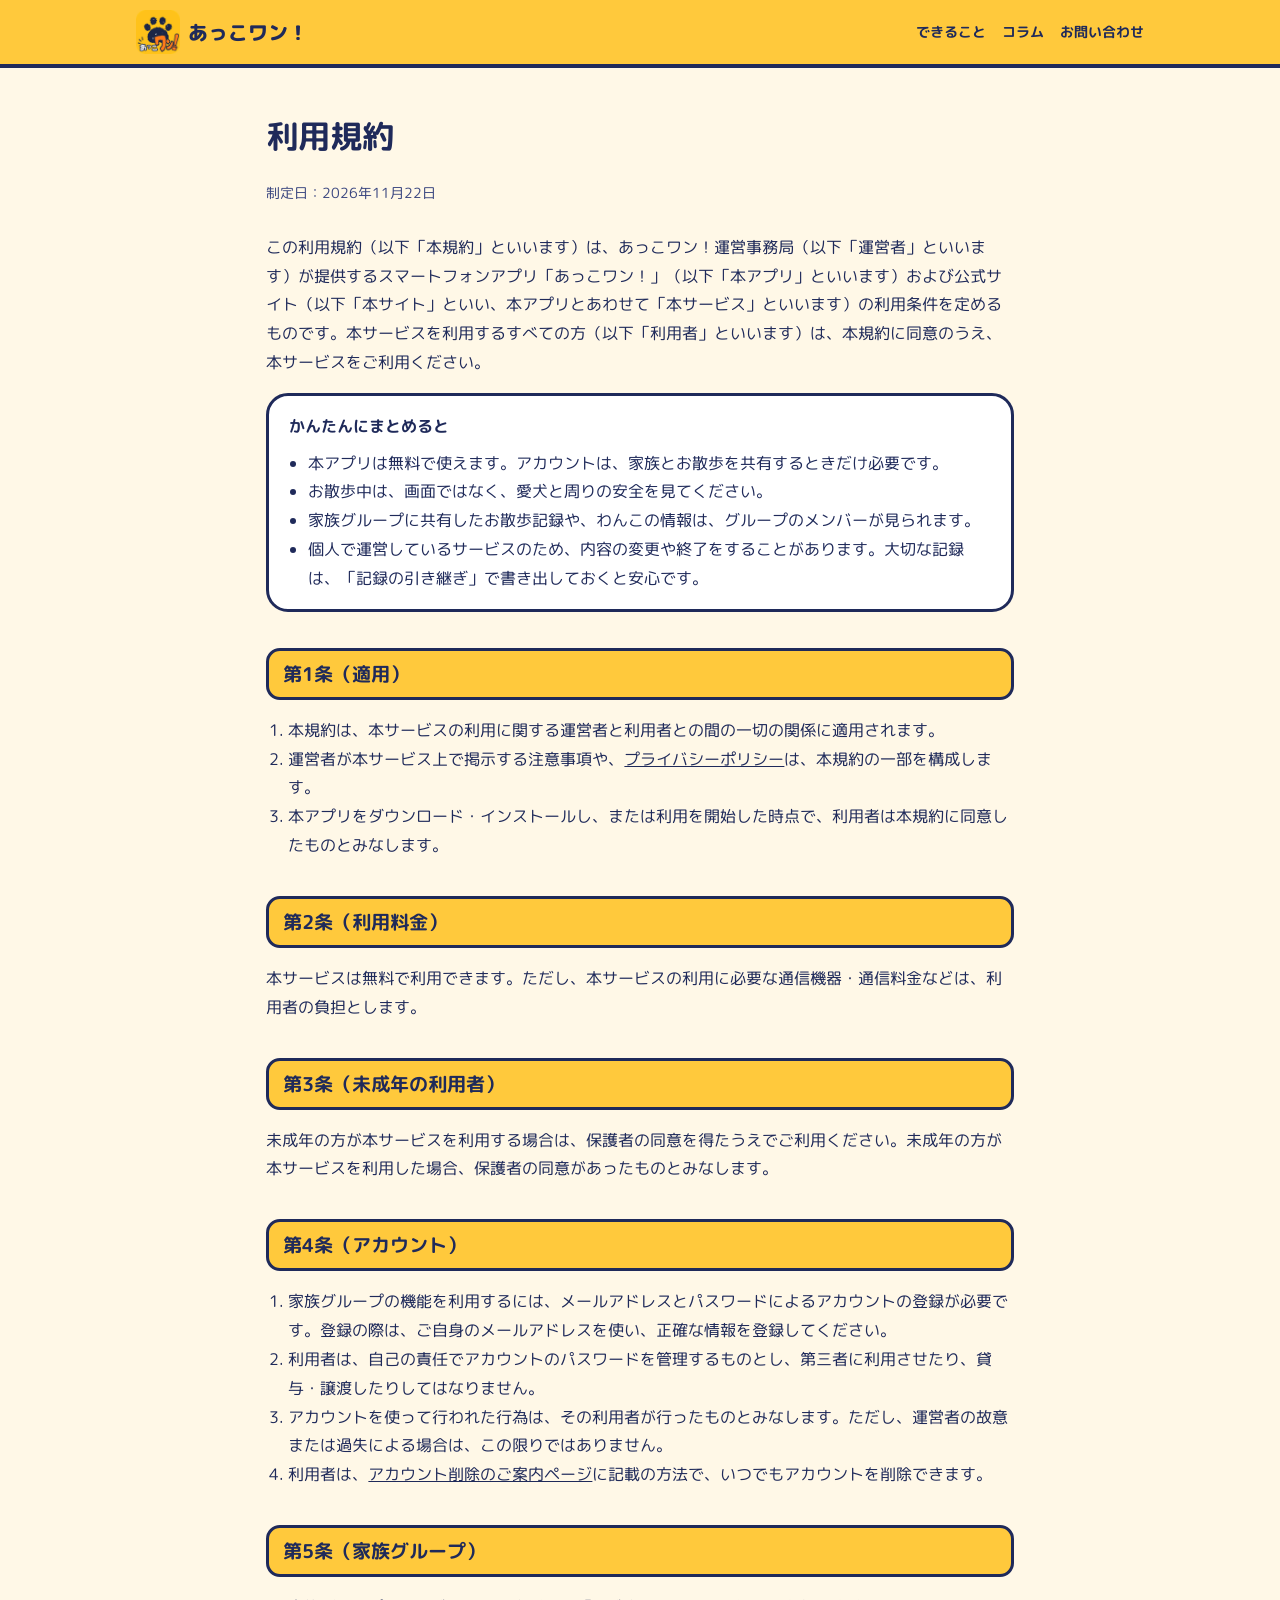
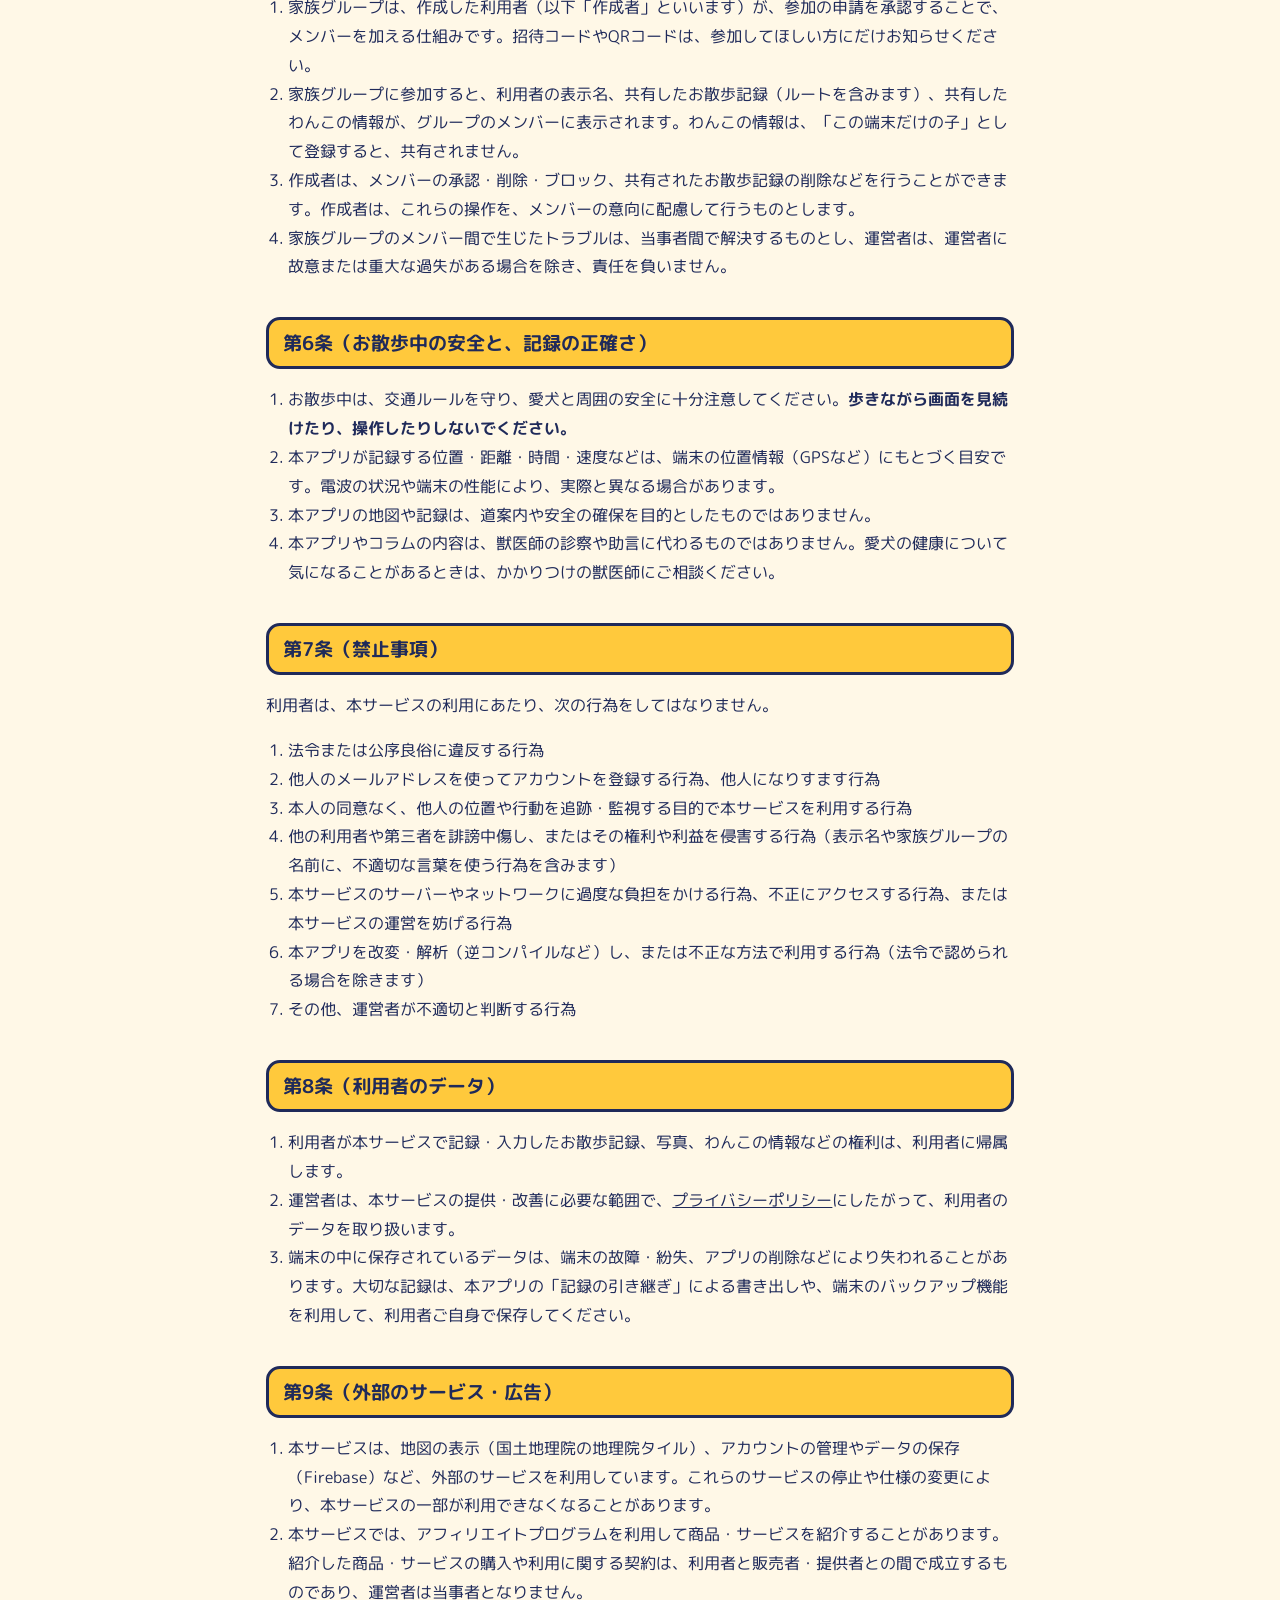
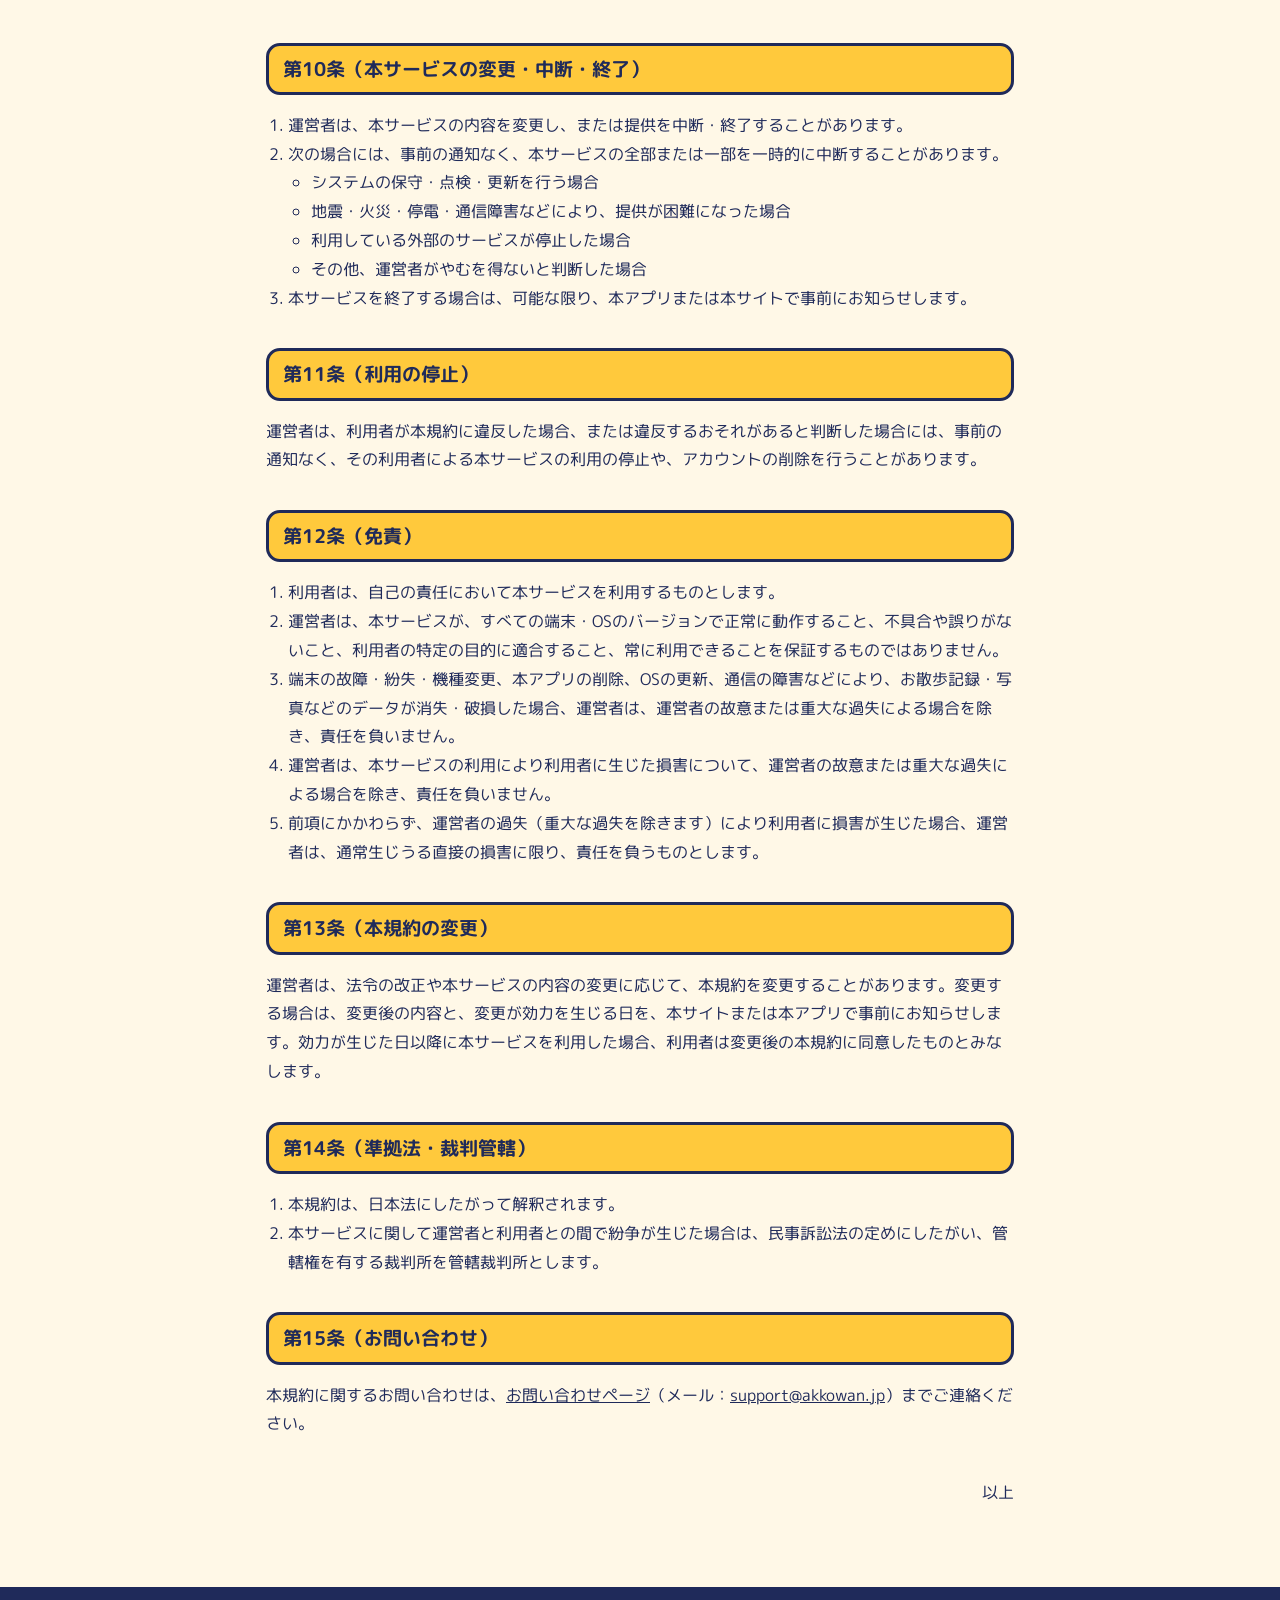
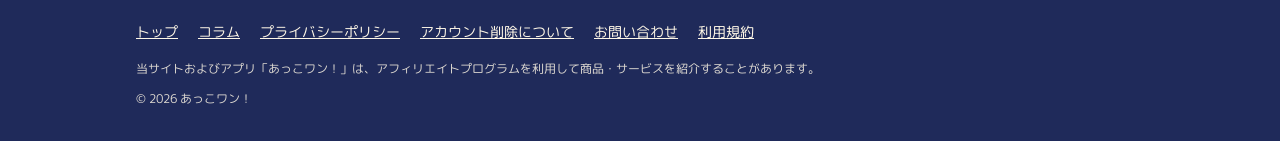
<file: terms.html>
<!DOCTYPE html>
<html lang="ja">
<head>
  <meta charset="UTF-8">
  <meta name="viewport" content="width=device-width, initial-scale=1">
  <title>利用規約｜あっこワン！</title>
  <meta name="description" content="お散歩アプリ「あっこワン！」および公式サイトの利用規約です。">
  <link rel="icon" href="assets/favicon-48.png" type="image/png">
  <link rel="apple-touch-icon" href="assets/apple-touch-icon.png">
  <link rel="preconnect" href="https://fonts.googleapis.com">
  <link rel="preconnect" href="https://fonts.gstatic.com" crossorigin>
  <link href="https://fonts.googleapis.com/css2?family=M+PLUS+Rounded+1c:wght@400;700;800&display=swap" rel="stylesheet">
  <link rel="stylesheet" href="style.css">
</head>
<body>

<header class="site-header">
  <div class="wrap">
    <a class="brand" href="index.html"><img src="assets/icon-96.png" alt=""><span>あっこワン！</span></a>
    <nav class="nav" aria-label="メインメニュー">
      <a href="index.html#features">できること</a>
      <a href="column/index.html">コラム</a>
      <a href="contact.html">お問い合わせ</a>
    </nav>
  </div>
</header>

<main class="doc">
  <h1>利用規約</h1>
  <p class="meta">制定日：2026年11月22日</p>

  <p>この利用規約（以下「本規約」といいます）は、あっこワン！運営事務局（以下「運営者」といいます）が提供するスマートフォンアプリ「あっこワン！」（以下「本アプリ」といいます）および公式サイト（以下「本サイト」といい、本アプリとあわせて「本サービス」といいます）の利用条件を定めるものです。本サービスを利用するすべての方（以下「利用者」といいます）は、本規約に同意のうえ、本サービスをご利用ください。</p>

  <div class="callout">
    <strong>かんたんにまとめると</strong>
    <ul style="margin:8px 0 0;padding-left:1.2em;">
      <li>本アプリは無料で使えます。アカウントは、家族とお散歩を共有するときだけ必要です。</li>
      <li>お散歩中は、画面ではなく、愛犬と周りの安全を見てください。</li>
      <li>家族グループに共有したお散歩記録や、わんこの情報は、グループのメンバーが見られます。</li>
      <li>個人で運営しているサービスのため、内容の変更や終了をすることがあります。大切な記録は、「記録の引き継ぎ」で書き出しておくと安心です。</li>
    </ul>
  </div>

  <h2>第1条（適用）</h2>
  <ol>
    <li>本規約は、本サービスの利用に関する運営者と利用者との間の一切の関係に適用されます。</li>
    <li>運営者が本サービス上で掲示する注意事項や、<a href="privacy.html">プライバシーポリシー</a>は、本規約の一部を構成します。</li>
    <li>本アプリをダウンロード・インストールし、または利用を開始した時点で、利用者は本規約に同意したものとみなします。</li>
  </ol>

  <h2>第2条（利用料金）</h2>
  <p>本サービスは無料で利用できます。ただし、本サービスの利用に必要な通信機器・通信料金などは、利用者の負担とします。</p>

  <h2>第3条（未成年の利用者）</h2>
  <p>未成年の方が本サービスを利用する場合は、保護者の同意を得たうえでご利用ください。未成年の方が本サービスを利用した場合、保護者の同意があったものとみなします。</p>

  <h2>第4条（アカウント）</h2>
  <ol>
    <li>家族グループの機能を利用するには、メールアドレスとパスワードによるアカウントの登録が必要です。登録の際は、ご自身のメールアドレスを使い、正確な情報を登録してください。</li>
    <li>利用者は、自己の責任でアカウントのパスワードを管理するものとし、第三者に利用させたり、貸与・譲渡したりしてはなりません。</li>
    <li>アカウントを使って行われた行為は、その利用者が行ったものとみなします。ただし、運営者の故意または過失による場合は、この限りではありません。</li>
    <li>利用者は、<a href="delete-account.html">アカウント削除のご案内ページ</a>に記載の方法で、いつでもアカウントを削除できます。</li>
  </ol>

  <h2>第5条（家族グループ）</h2>
  <ol>
    <li>家族グループは、作成した利用者（以下「作成者」といいます）が、参加の申請を承認することで、メンバーを加える仕組みです。招待コードやQRコードは、参加してほしい方にだけお知らせください。</li>
    <li>家族グループに参加すると、利用者の表示名、共有したお散歩記録（ルートを含みます）、共有したわんこの情報が、グループのメンバーに表示されます。わんこの情報は、「この端末だけの子」として登録すると、共有されません。</li>
    <li>作成者は、メンバーの承認・削除・ブロック、共有されたお散歩記録の削除などを行うことができます。作成者は、これらの操作を、メンバーの意向に配慮して行うものとします。</li>
    <li>家族グループのメンバー間で生じたトラブルは、当事者間で解決するものとし、運営者は、運営者に故意または重大な過失がある場合を除き、責任を負いません。</li>
  </ol>

  <h2>第6条（お散歩中の安全と、記録の正確さ）</h2>
  <ol>
    <li>お散歩中は、交通ルールを守り、愛犬と周囲の安全に十分注意してください。<strong>歩きながら画面を見続けたり、操作したりしないでください。</strong></li>
    <li>本アプリが記録する位置・距離・時間・速度などは、端末の位置情報（GPSなど）にもとづく目安です。電波の状況や端末の性能により、実際と異なる場合があります。</li>
    <li>本アプリの地図や記録は、道案内や安全の確保を目的としたものではありません。</li>
    <li>本アプリやコラムの内容は、獣医師の診察や助言に代わるものではありません。愛犬の健康について気になることがあるときは、かかりつけの獣医師にご相談ください。</li>
  </ol>

  <h2>第7条（禁止事項）</h2>
  <p>利用者は、本サービスの利用にあたり、次の行為をしてはなりません。</p>
  <ol>
    <li>法令または公序良俗に違反する行為</li>
    <li>他人のメールアドレスを使ってアカウントを登録する行為、他人になりすます行為</li>
    <li>本人の同意なく、他人の位置や行動を追跡・監視する目的で本サービスを利用する行為</li>
    <li>他の利用者や第三者を誹謗中傷し、またはその権利や利益を侵害する行為（表示名や家族グループの名前に、不適切な言葉を使う行為を含みます）</li>
    <li>本サービスのサーバーやネットワークに過度な負担をかける行為、不正にアクセスする行為、または本サービスの運営を妨げる行為</li>
    <li>本アプリを改変・解析（逆コンパイルなど）し、または不正な方法で利用する行為（法令で認められる場合を除きます）</li>
    <li>その他、運営者が不適切と判断する行為</li>
  </ol>

  <h2>第8条（利用者のデータ）</h2>
  <ol>
    <li>利用者が本サービスで記録・入力したお散歩記録、写真、わんこの情報などの権利は、利用者に帰属します。</li>
    <li>運営者は、本サービスの提供・改善に必要な範囲で、<a href="privacy.html">プライバシーポリシー</a>にしたがって、利用者のデータを取り扱います。</li>
    <li>端末の中に保存されているデータは、端末の故障・紛失、アプリの削除などにより失われることがあります。大切な記録は、本アプリの「記録の引き継ぎ」による書き出しや、端末のバックアップ機能を利用して、利用者ご自身で保存してください。</li>
  </ol>

  <h2>第9条（外部のサービス・広告）</h2>
  <ol>
    <li>本サービスは、地図の表示（国土地理院の地理院タイル）、アカウントの管理やデータの保存（Firebase）など、外部のサービスを利用しています。これらのサービスの停止や仕様の変更により、本サービスの一部が利用できなくなることがあります。</li>
    <li>本サービスでは、アフィリエイトプログラムを利用して商品・サービスを紹介することがあります。紹介した商品・サービスの購入や利用に関する契約は、利用者と販売者・提供者との間で成立するものであり、運営者は当事者となりません。</li>
  </ol>

  <h2>第10条（本サービスの変更・中断・終了）</h2>
  <ol>
    <li>運営者は、本サービスの内容を変更し、または提供を中断・終了することがあります。</li>
    <li>次の場合には、事前の通知なく、本サービスの全部または一部を一時的に中断することがあります。
      <ul>
        <li>システムの保守・点検・更新を行う場合</li>
        <li>地震・火災・停電・通信障害などにより、提供が困難になった場合</li>
        <li>利用している外部のサービスが停止した場合</li>
        <li>その他、運営者がやむを得ないと判断した場合</li>
      </ul>
    </li>
    <li>本サービスを終了する場合は、可能な限り、本アプリまたは本サイトで事前にお知らせします。</li>
  </ol>

  <h2>第11条（利用の停止）</h2>
  <p>運営者は、利用者が本規約に違反した場合、または違反するおそれがあると判断した場合には、事前の通知なく、その利用者による本サービスの利用の停止や、アカウントの削除を行うことがあります。</p>

  <h2>第12条（免責）</h2>
  <ol>
    <li>利用者は、自己の責任において本サービスを利用するものとします。</li>
    <li>運営者は、本サービスが、すべての端末・OSのバージョンで正常に動作すること、不具合や誤りがないこと、利用者の特定の目的に適合すること、常に利用できることを保証するものではありません。</li>
    <li>端末の故障・紛失・機種変更、本アプリの削除、OSの更新、通信の障害などにより、お散歩記録・写真などのデータが消失・破損した場合、運営者は、運営者の故意または重大な過失による場合を除き、責任を負いません。</li>
    <li>運営者は、本サービスの利用により利用者に生じた損害について、運営者の故意または重大な過失による場合を除き、責任を負いません。</li>
    <li>前項にかかわらず、運営者の過失（重大な過失を除きます）により利用者に損害が生じた場合、運営者は、通常生じうる直接の損害に限り、責任を負うものとします。</li>
  </ol>

  <h2>第13条（本規約の変更）</h2>
  <p>運営者は、法令の改正や本サービスの内容の変更に応じて、本規約を変更することがあります。変更する場合は、変更後の内容と、変更が効力を生じる日を、本サイトまたは本アプリで事前にお知らせします。効力が生じた日以降に本サービスを利用した場合、利用者は変更後の本規約に同意したものとみなします。</p>

  <h2>第14条（準拠法・裁判管轄）</h2>
  <ol>
    <li>本規約は、日本法にしたがって解釈されます。</li>
    <li>本サービスに関して運営者と利用者との間で紛争が生じた場合は、民事訴訟法の定めにしたがい、管轄権を有する裁判所を管轄裁判所とします。</li>
  </ol>

  <h2>第15条（お問い合わせ）</h2>
  <p>本規約に関するお問い合わせは、<a href="contact.html">お問い合わせページ</a>（メール：<a href="mailto:support@akkowan.jp">support@akkowan.jp</a>）までご連絡ください。</p>

  <p style="margin-top:40px;text-align:right;">以上</p>
</main>

<footer class="site-footer">
  <div class="wrap">
    <div class="footer-links">
      <a href="index.html">トップ</a>
      <a href="column/index.html">コラム</a>
      <a href="privacy.html">プライバシーポリシー</a>
      <a href="delete-account.html">アカウント削除について</a>
      <a href="contact.html">お問い合わせ</a>
      <a href="terms.html">利用規約</a>
    </div>
    <p class="ad-note">当サイトおよびアプリ「あっこワン！」は、アフィリエイトプログラムを利用して商品・サービスを紹介することがあります。</p>
    <p class="copyright">&copy; 2026 あっこワン！</p>
  </div>
</footer>

<!-- Cloudflare Web Analytics --><script type='module' src='https://static.cloudflareinsights.com/beacon.min.js' data-cf-beacon='{"token": "1a6c80f994b9474c85d009baa521db82"}'></script><!-- End Cloudflare Web Analytics -->
</body>
</html>
</file>
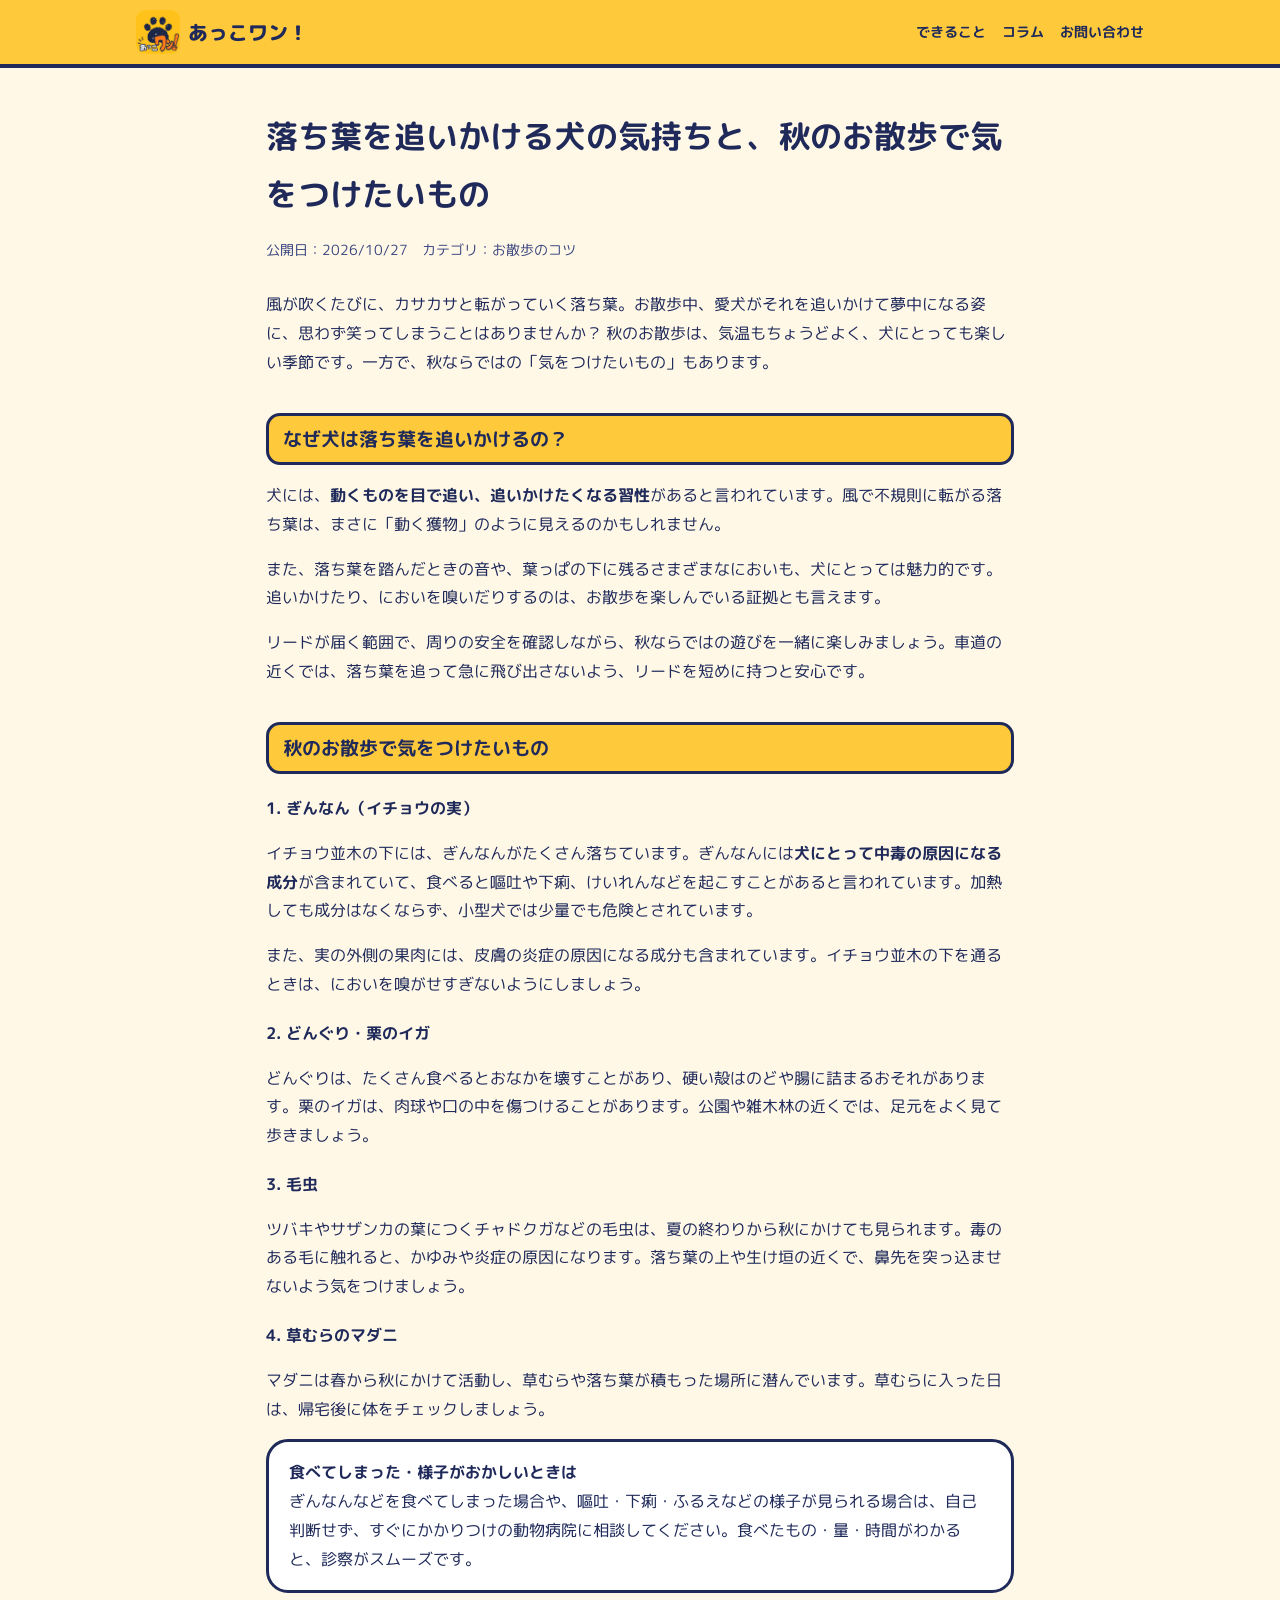
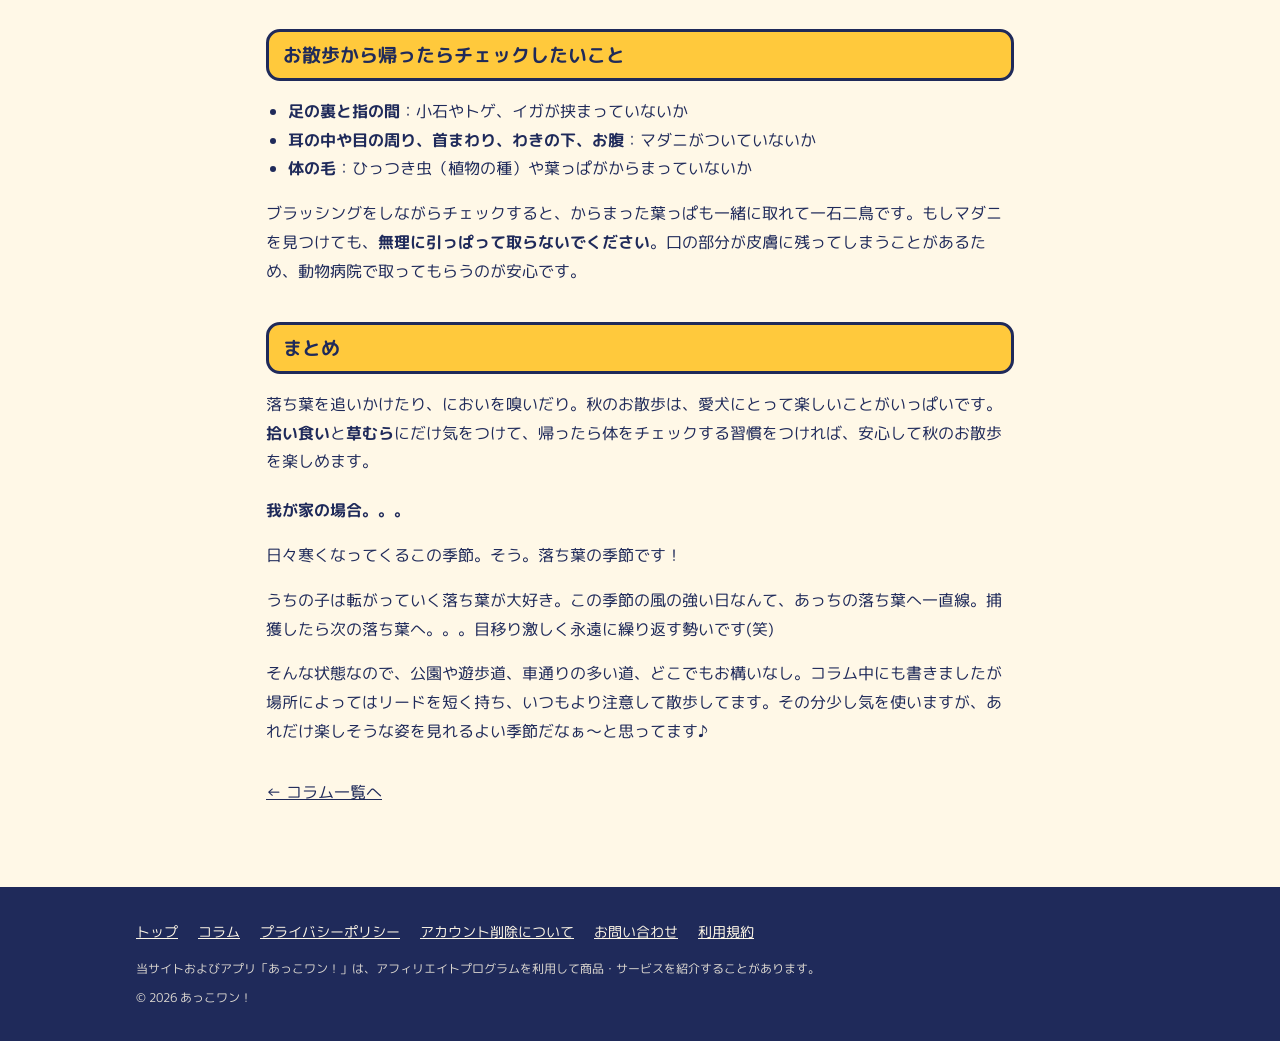
<file: column/autumn-leaves-walk.html>
<!DOCTYPE html>
<html lang="ja">
<head>
  <meta charset="UTF-8">
  <meta name="viewport" content="width=device-width, initial-scale=1">
  <title>落ち葉を追いかける犬の気持ちと、秋のお散歩で気をつけたいもの｜あっこワン！</title>
  <meta name="description" content="カサカサ動く落ち葉に夢中になる愛犬。秋ならではのお散歩の楽しみと、拾い食いやマダニなど気をつけたいポイントをまとめました。">
  <link rel="icon" href="../assets/favicon-48.png" type="image/png">
  <link rel="apple-touch-icon" href="../assets/apple-touch-icon.png">
  <link rel="preconnect" href="https://fonts.googleapis.com">
  <link rel="preconnect" href="https://fonts.gstatic.com" crossorigin>
  <link href="https://fonts.googleapis.com/css2?family=M+PLUS+Rounded+1c:wght@400;700;800&display=swap" rel="stylesheet">
  <link rel="stylesheet" href="../style.css">
</head>
<body>

<header class="site-header">
  <div class="wrap">
    <a class="brand" href="../index.html"><img src="../assets/icon-96.png" alt=""><span>あっこワン！</span></a>
    <nav class="nav" aria-label="メインメニュー">
      <a href="../index.html#features">できること</a>
      <a href="../column/index.html">コラム</a>
      <a href="../contact.html">お問い合わせ</a>
    </nav>
  </div>
</header>

<main class="doc">
  <h1>落ち葉を追いかける犬の気持ちと、秋のお散歩で気をつけたいもの</h1>
<p class="meta">公開日：2026/10/27　カテゴリ：お散歩のコツ</p>

  <p>風が吹くたびに、カサカサと転がっていく落ち葉。お散歩中、愛犬がそれを追いかけて夢中になる姿に、思わず笑ってしまうことはありませんか？ 秋のお散歩は、気温もちょうどよく、犬にとっても楽しい季節です。一方で、秋ならではの「気をつけたいもの」もあります。</p>

  <h2>なぜ犬は落ち葉を追いかけるの？</h2>
  <p>犬には、<strong>動くものを目で追い、追いかけたくなる習性</strong>があると言われています。風で不規則に転がる落ち葉は、まさに「動く獲物」のように見えるのかもしれません。</p>
  <p>また、落ち葉を踏んだときの音や、葉っぱの下に残るさまざまなにおいも、犬にとっては魅力的です。追いかけたり、においを嗅いだりするのは、お散歩を楽しんでいる証拠とも言えます。</p>
  <p>リードが届く範囲で、周りの安全を確認しながら、秋ならではの遊びを一緒に楽しみましょう。車道の近くでは、落ち葉を追って急に飛び出さないよう、リードを短めに持つと安心です。</p>

  <h2>秋のお散歩で気をつけたいもの</h2>

  <h3>1. ぎんなん（イチョウの実）</h3>
  <p>イチョウ並木の下には、ぎんなんがたくさん落ちています。ぎんなんには<strong>犬にとって中毒の原因になる成分</strong>が含まれていて、食べると嘔吐や下痢、けいれんなどを起こすことがあると言われています。加熱しても成分はなくならず、小型犬では少量でも危険とされています。</p>
  <p>また、実の外側の果肉には、皮膚の炎症の原因になる成分も含まれています。イチョウ並木の下を通るときは、においを嗅がせすぎないようにしましょう。</p>

  <h3>2. どんぐり・栗のイガ</h3>
  <p>どんぐりは、たくさん食べるとおなかを壊すことがあり、硬い殻はのどや腸に詰まるおそれがあります。栗のイガは、肉球や口の中を傷つけることがあります。公園や雑木林の近くでは、足元をよく見て歩きましょう。</p>

  <h3>3. 毛虫</h3>
  <p>ツバキやサザンカの葉につくチャドクガなどの毛虫は、夏の終わりから秋にかけても見られます。毒のある毛に触れると、かゆみや炎症の原因になります。落ち葉の上や生け垣の近くで、鼻先を突っ込ませないよう気をつけましょう。</p>

  <h3>4. 草むらのマダニ</h3>
  <p>マダニは春から秋にかけて活動し、草むらや落ち葉が積もった場所に潜んでいます。草むらに入った日は、帰宅後に体をチェックしましょう。</p>

  <div class="callout">
    <strong>食べてしまった・様子がおかしいときは</strong><br>
    ぎんなんなどを食べてしまった場合や、嘔吐・下痢・ふるえなどの様子が見られる場合は、自己判断せず、すぐにかかりつけの動物病院に相談してください。食べたもの・量・時間がわかると、診察がスムーズです。
  </div>

  <h2>お散歩から帰ったらチェックしたいこと</h2>
  <ul>
    <li><strong>足の裏と指の間</strong>：小石やトゲ、イガが挟まっていないか</li>
    <li><strong>耳の中や目の周り、首まわり、わきの下、お腹</strong>：マダニがついていないか</li>
    <li><strong>体の毛</strong>：ひっつき虫（植物の種）や葉っぱがからまっていないか</li>
  </ul>
  <p>ブラッシングをしながらチェックすると、からまった葉っぱも一緒に取れて一石二鳥です。もしマダニを見つけても、<strong>無理に引っぱって取らないでください</strong>。口の部分が皮膚に残ってしまうことがあるため、動物病院で取ってもらうのが安心です。</p>
  <!-- 【アフィリエイト枠の候補：ブラシ（スリッカーブラシなど）、足拭きタオル】 -->

  <h2>まとめ</h2>
  <p>落ち葉を追いかけたり、においを嗅いだり。秋のお散歩は、愛犬にとって楽しいことがいっぱいです。<strong>拾い食い</strong>と<strong>草むら</strong>にだけ気をつけて、帰ったら体をチェックする習慣をつければ、安心して秋のお散歩を楽しめます。</p>
  <h3>我が家の場合。。。</h3>
  <p>日々寒くなってくるこの季節。そう。落ち葉の季節です！</p>
  <p>うちの子は転がっていく落ち葉が大好き。この季節の風の強い日なんて、あっちの落ち葉へ一直線。捕獲したら次の落ち葉へ。。。目移り激しく永遠に繰り返す勢いです(笑)</p>
  <p>そんな状態なので、公園や遊歩道、車通りの多い道、どこでもお構いなし。コラム中にも書きましたが場所によってはリードを短く持ち、いつもより注意して散歩してます。その分少し気を使いますが、あれだけ楽しそうな姿を見れるよい季節だなぁ～と思ってます♪</p>

  <p style="margin-top:32px;"><a href="index.html">← コラム一覧へ</a></p>

</main>

<footer class="site-footer">
  <div class="wrap">
    <div class="footer-links">
      <a href="../index.html">トップ</a>
      <a href="../column/index.html">コラム</a>
      <a href="../privacy.html">プライバシーポリシー</a>
      <a href="../delete-account.html">アカウント削除について</a>
      <a href="../contact.html">お問い合わせ</a>
      <a href="../terms.html">利用規約</a>
    </div>
    <p class="ad-note">当サイトおよびアプリ「あっこワン！」は、アフィリエイトプログラムを利用して商品・サービスを紹介することがあります。</p>
    <p class="copyright">&copy; 2026 あっこワン！</p>
  </div>
</footer>

<!-- Cloudflare Web Analytics --><script type='module' src='https://static.cloudflareinsights.com/beacon.min.js' data-cf-beacon='{"token": "1a6c80f994b9474c85d009baa521db82"}'></script><!-- End Cloudflare Web Analytics -->
</body>
</html>
</file>
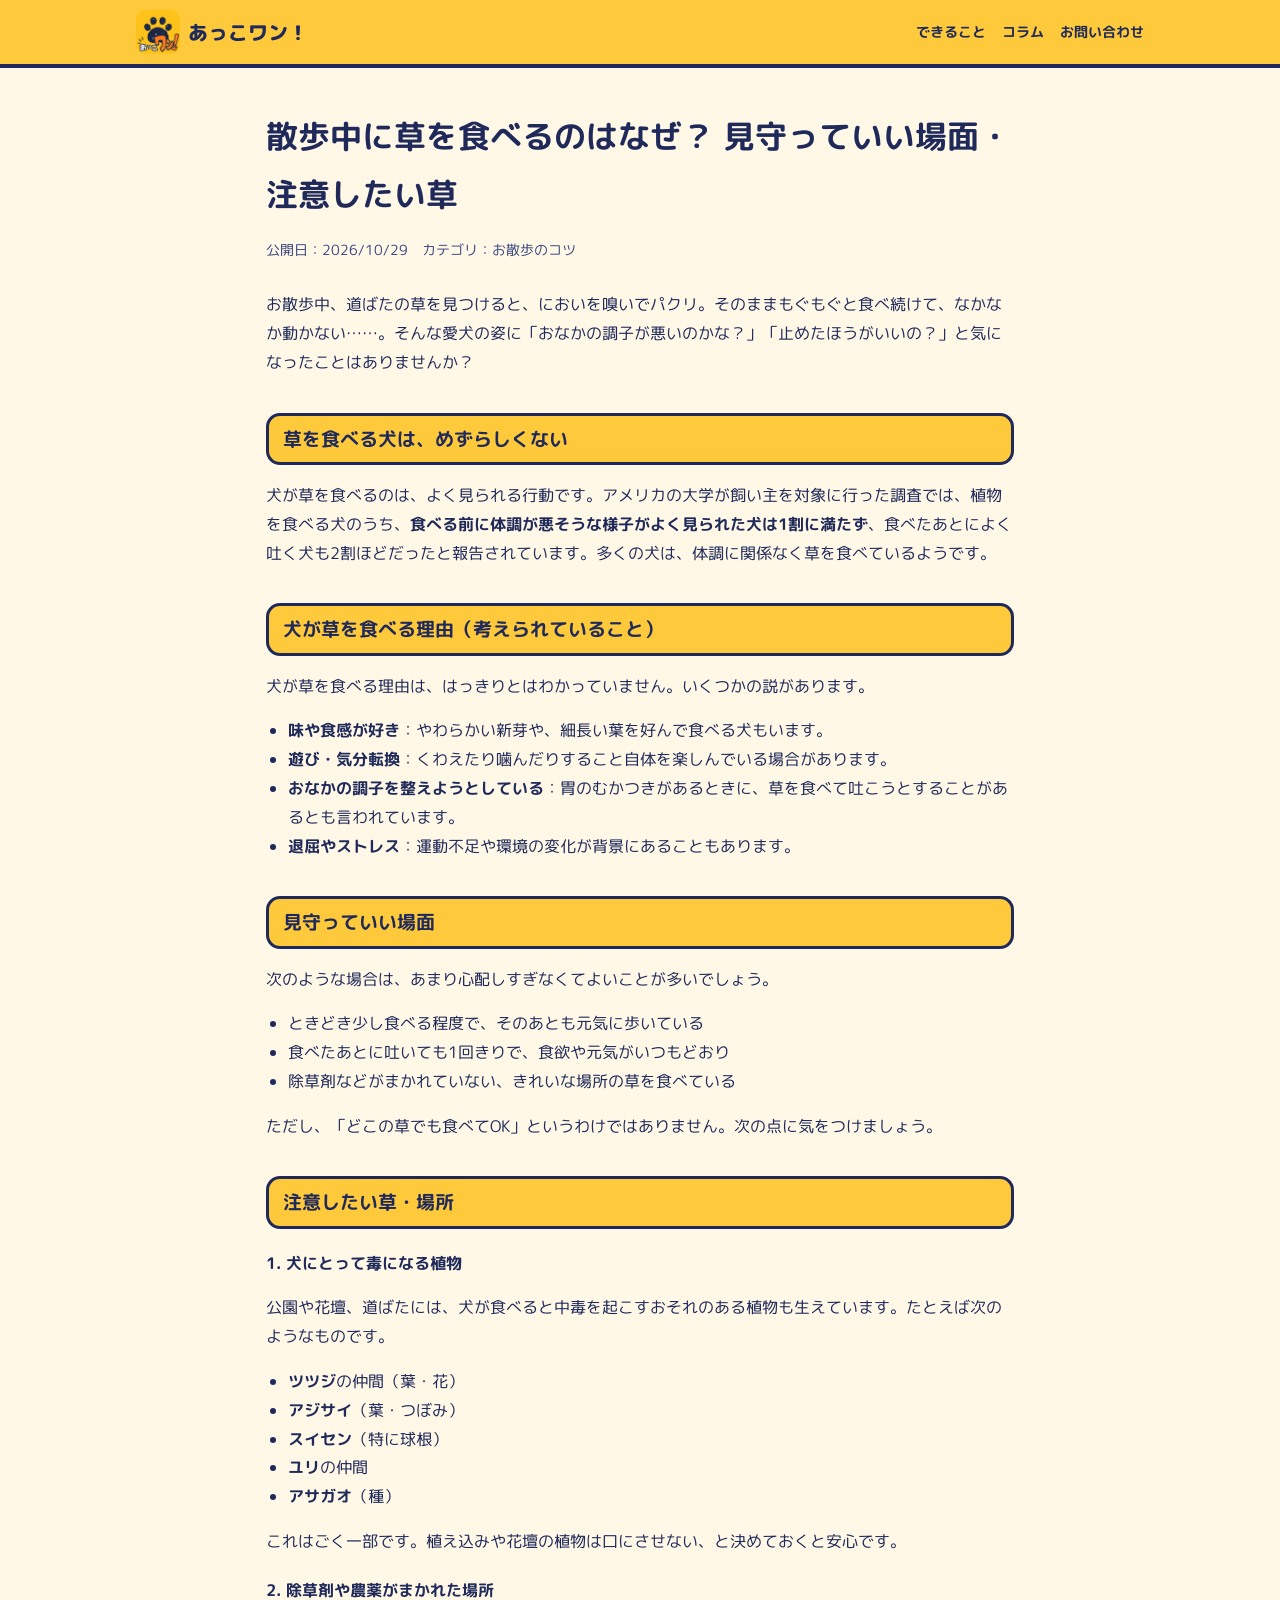
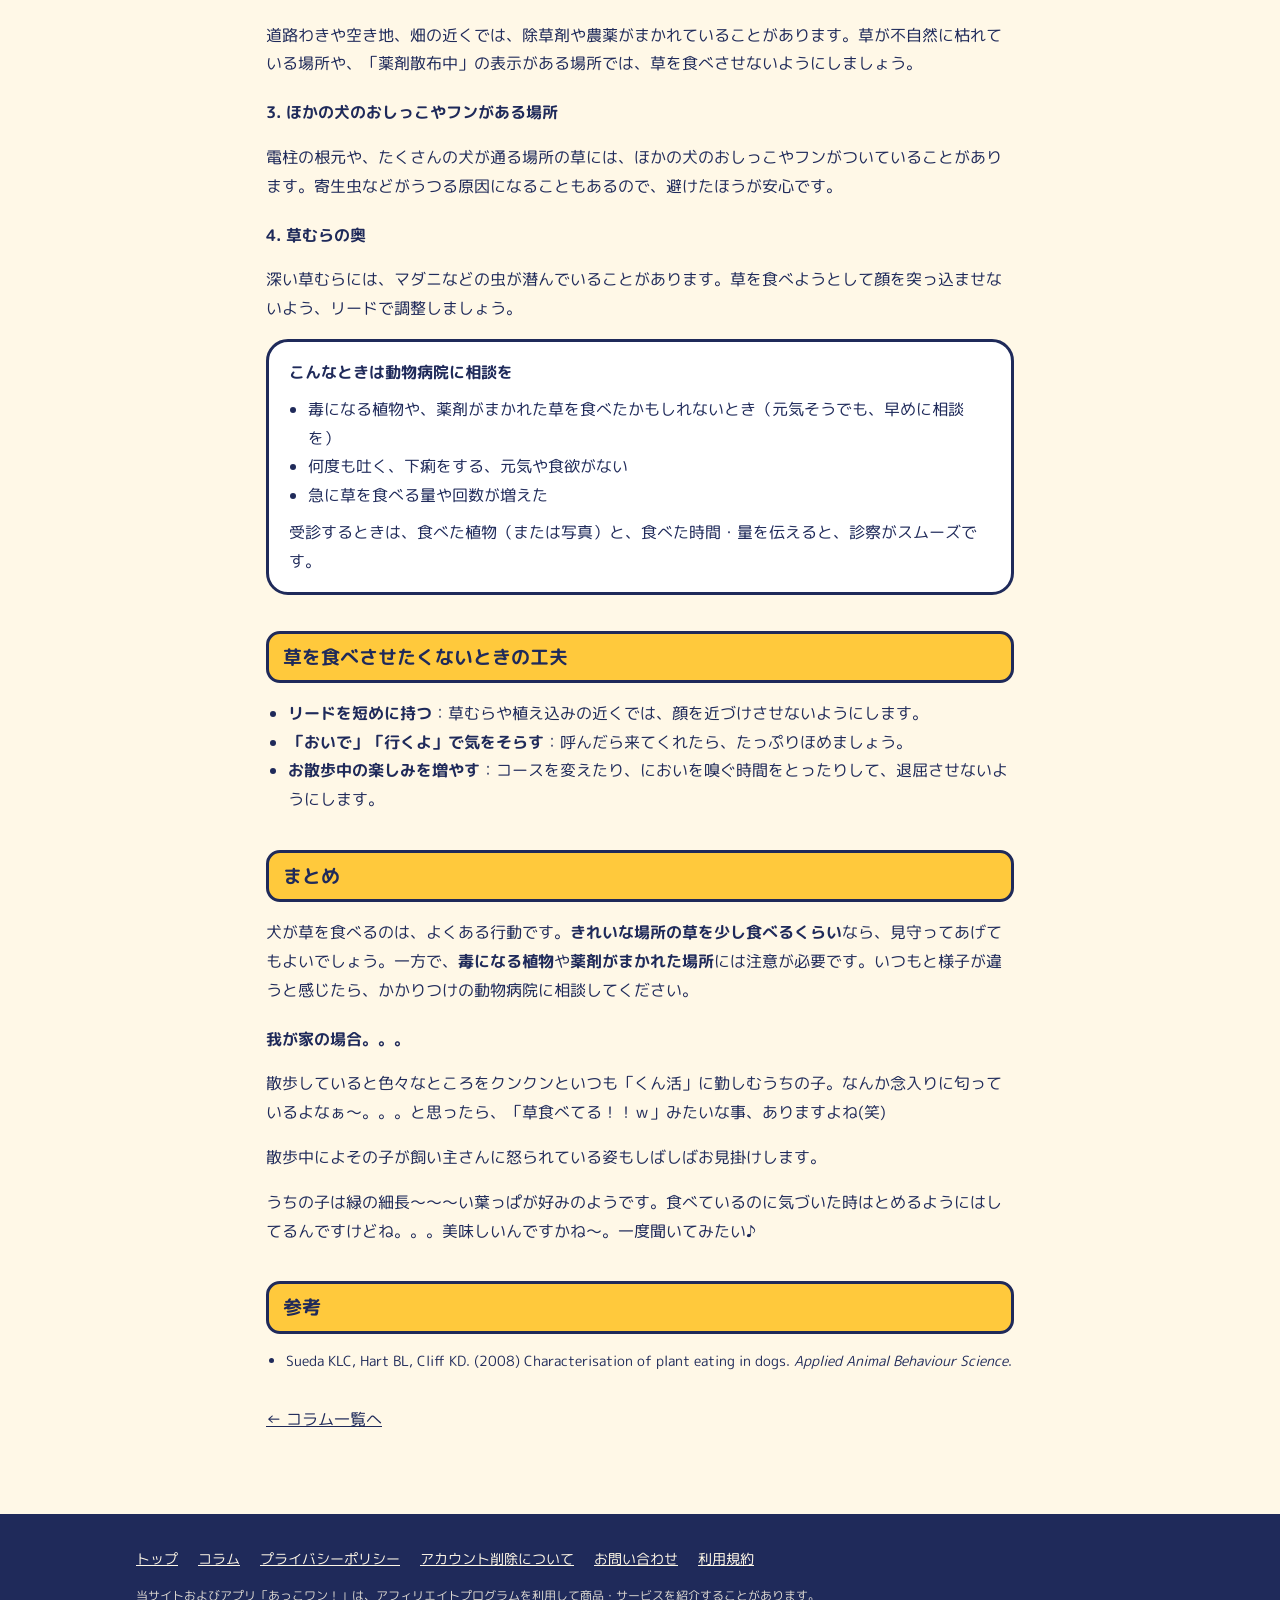
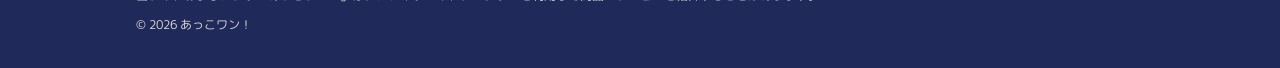
<file: column/dog-eating-grass.html>
<!DOCTYPE html>
<html lang="ja">
<head>
  <meta charset="UTF-8">
  <meta name="viewport" content="width=device-width, initial-scale=1">
  <title>散歩中に草を食べるのはなぜ？ 見守っていい場面・注意したい草｜あっこワン！</title>
  <meta name="description" content="お散歩中、道ばたの草をもぐもぐ。止めたほうがいいの？ 犬が草を食べる理由と、気をつけたい草や場所をまとめました。">
  <link rel="icon" href="../assets/favicon-48.png" type="image/png">
  <link rel="apple-touch-icon" href="../assets/apple-touch-icon.png">
  <link rel="preconnect" href="https://fonts.googleapis.com">
  <link rel="preconnect" href="https://fonts.gstatic.com" crossorigin>
  <link href="https://fonts.googleapis.com/css2?family=M+PLUS+Rounded+1c:wght@400;700;800&display=swap" rel="stylesheet">
  <link rel="stylesheet" href="../style.css">
</head>
<body>

<header class="site-header">
  <div class="wrap">
    <a class="brand" href="../index.html"><img src="../assets/icon-96.png" alt=""><span>あっこワン！</span></a>
    <nav class="nav" aria-label="メインメニュー">
      <a href="../index.html#features">できること</a>
      <a href="../column/index.html">コラム</a>
      <a href="../contact.html">お問い合わせ</a>
    </nav>
  </div>
</header>

<main class="doc">
  <h1>散歩中に草を食べるのはなぜ？ 見守っていい場面・注意したい草</h1>
<p class="meta">公開日：2026/10/29　カテゴリ：お散歩のコツ</p>

  <p>お散歩中、道ばたの草を見つけると、においを嗅いでパクリ。そのままもぐもぐと食べ続けて、なかなか動かない……。そんな愛犬の姿に「おなかの調子が悪いのかな？」「止めたほうがいいの？」と気になったことはありませんか？</p>

  <h2>草を食べる犬は、めずらしくない</h2>
  <p>犬が草を食べるのは、よく見られる行動です。アメリカの大学が飼い主を対象に行った調査では、植物を食べる犬のうち、<strong>食べる前に体調が悪そうな様子がよく見られた犬は1割に満たず</strong>、食べたあとによく吐く犬も2割ほどだったと報告されています。多くの犬は、体調に関係なく草を食べているようです。</p>

  <h2>犬が草を食べる理由（考えられていること）</h2>
  <p>犬が草を食べる理由は、はっきりとはわかっていません。いくつかの説があります。</p>
  <ul>
    <li><strong>味や食感が好き</strong>：やわらかい新芽や、細長い葉を好んで食べる犬もいます。</li>
    <li><strong>遊び・気分転換</strong>：くわえたり噛んだりすること自体を楽しんでいる場合があります。</li>
    <li><strong>おなかの調子を整えようとしている</strong>：胃のむかつきがあるときに、草を食べて吐こうとすることがあるとも言われています。</li>
    <li><strong>退屈やストレス</strong>：運動不足や環境の変化が背景にあることもあります。</li>
  </ul>

  <h2>見守っていい場面</h2>
  <p>次のような場合は、あまり心配しすぎなくてよいことが多いでしょう。</p>
  <ul>
    <li>ときどき少し食べる程度で、そのあとも元気に歩いている</li>
    <li>食べたあとに吐いても1回きりで、食欲や元気がいつもどおり</li>
    <li>除草剤などがまかれていない、きれいな場所の草を食べている</li>
  </ul>
  <p>ただし、「どこの草でも食べてOK」というわけではありません。次の点に気をつけましょう。</p>

  <h2>注意したい草・場所</h2>
  <h3>1. 犬にとって毒になる植物</h3>
  <p>公園や花壇、道ばたには、犬が食べると中毒を起こすおそれのある植物も生えています。たとえば次のようなものです。</p>
  <ul>
    <li><strong>ツツジ</strong>の仲間（葉・花）</li>
    <li><strong>アジサイ</strong>（葉・つぼみ）</li>
    <li><strong>スイセン</strong>（特に球根）</li>
    <li><strong>ユリ</strong>の仲間</li>
    <li><strong>アサガオ</strong>（種）</li>
  </ul>
  <p>これはごく一部です。植え込みや花壇の植物は口にさせない、と決めておくと安心です。</p>

  <h3>2. 除草剤や農薬がまかれた場所</h3>
  <p>道路わきや空き地、畑の近くでは、除草剤や農薬がまかれていることがあります。草が不自然に枯れている場所や、「薬剤散布中」の表示がある場所では、草を食べさせないようにしましょう。</p>

  <h3>3. ほかの犬のおしっこやフンがある場所</h3>
  <p>電柱の根元や、たくさんの犬が通る場所の草には、ほかの犬のおしっこやフンがついていることがあります。寄生虫などがうつる原因になることもあるので、避けたほうが安心です。</p>

  <h3>4. 草むらの奥</h3>
  <p>深い草むらには、マダニなどの虫が潜んでいることがあります。草を食べようとして顔を突っ込ませないよう、リードで調整しましょう。</p>

  <div class="callout">
    <strong>こんなときは動物病院に相談を</strong>
    <ul style="margin:8px 0 0;padding-left:1.2em;">
      <li>毒になる植物や、薬剤がまかれた草を食べたかもしれないとき（元気そうでも、早めに相談を）</li>
      <li>何度も吐く、下痢をする、元気や食欲がない</li>
      <li>急に草を食べる量や回数が増えた</li>
    </ul>
    <p style="margin:8px 0 0;">受診するときは、食べた植物（または写真）と、食べた時間・量を伝えると、診察がスムーズです。</p>
  </div>

  <h2>草を食べさせたくないときの工夫</h2>
  <ul>
    <li><strong>リードを短めに持つ</strong>：草むらや植え込みの近くでは、顔を近づけさせないようにします。</li>
    <li><strong>「おいで」「行くよ」で気をそらす</strong>：呼んだら来てくれたら、たっぷりほめましょう。</li>
    <li><strong>お散歩中の楽しみを増やす</strong>：コースを変えたり、においを嗅ぐ時間をとったりして、退屈させないようにします。</li>
  </ul>
  <!-- 【アフィリエイト枠の候補：犬用の草の栽培キット、トレーニング用おやつポーチ】 -->

  <h2>まとめ</h2>
  <p>犬が草を食べるのは、よくある行動です。<strong>きれいな場所の草を少し食べるくらい</strong>なら、見守ってあげてもよいでしょう。一方で、<strong>毒になる植物</strong>や<strong>薬剤がまかれた場所</strong>には注意が必要です。いつもと様子が違うと感じたら、かかりつけの動物病院に相談してください。</p>
  <h3>我が家の場合。。。</h3>
  <p>散歩していると色々なところをクンクンといつも「くん活」に勤しむうちの子。なんか念入りに匂っているよなぁ～。。。と思ったら、「草食べてる！！ｗ」みたいな事、ありますよね(笑)</p>
  <p>散歩中によその子が飼い主さんに怒られている姿もしばしばお見掛けします。</p>
  <p>うちの子は緑の細長～～～い葉っぱが好みのようです。食べているのに気づいた時はとめるようにはしてるんですけどね。。。美味しいんですかね～。一度聞いてみたい♪</p>

  <h2>参考</h2>
  <ul style="font-size:14px;">
    <li>Sueda KLC, Hart BL, Cliff KD. (2008) Characterisation of plant eating in dogs. <i>Applied Animal Behaviour Science</i>.</li>
  </ul>

  <p style="margin-top:32px;"><a href="index.html">← コラム一覧へ</a></p>

</main>

<footer class="site-footer">
  <div class="wrap">
    <div class="footer-links">
      <a href="../index.html">トップ</a>
      <a href="../column/index.html">コラム</a>
      <a href="../privacy.html">プライバシーポリシー</a>
      <a href="../delete-account.html">アカウント削除について</a>
      <a href="../contact.html">お問い合わせ</a>
      <a href="../terms.html">利用規約</a>
    </div>
    <p class="ad-note">当サイトおよびアプリ「あっこワン！」は、アフィリエイトプログラムを利用して商品・サービスを紹介することがあります。</p>
    <p class="copyright">&copy; 2026 あっこワン！</p>
  </div>
</footer>

<!-- Cloudflare Web Analytics --><script type='module' src='https://static.cloudflareinsights.com/beacon.min.js' data-cf-beacon='{"token": "1a6c80f994b9474c85d009baa521db82"}'></script><!-- End Cloudflare Web Analytics -->
</body>
</html>
</file>
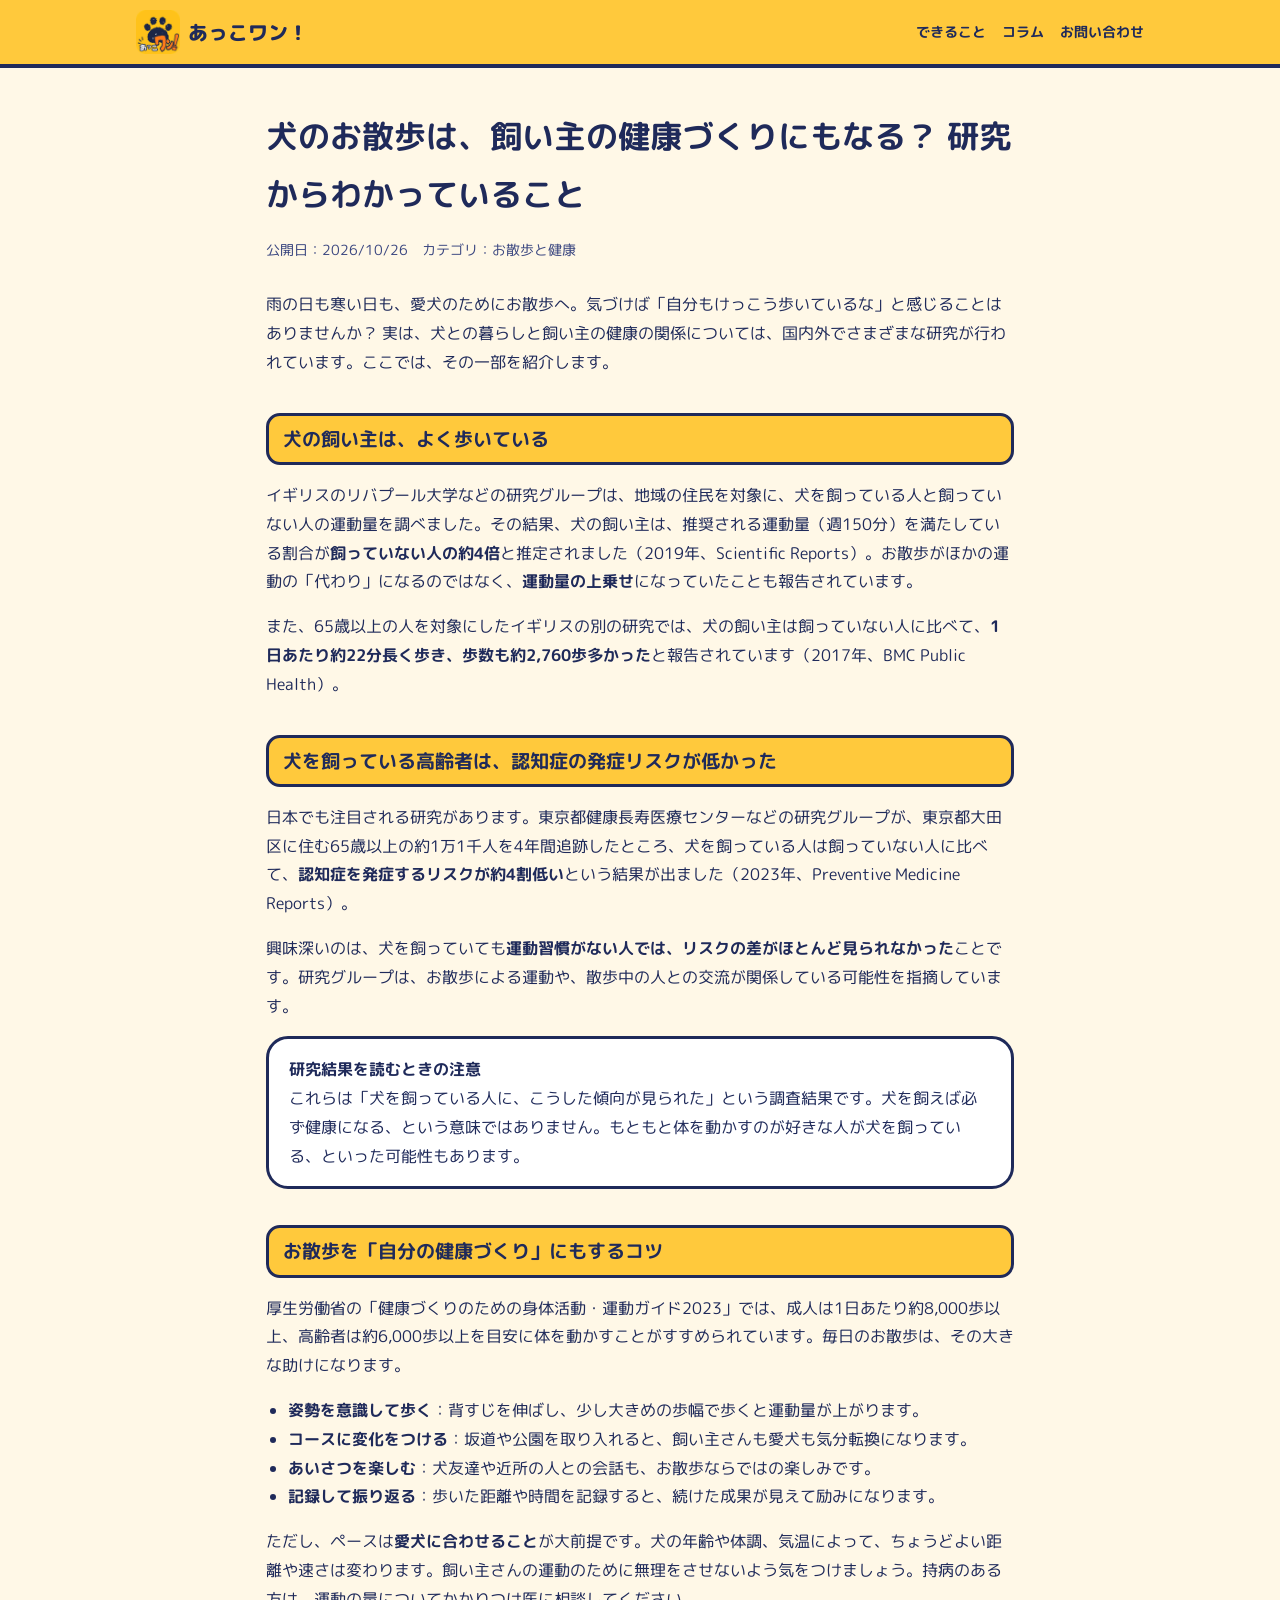
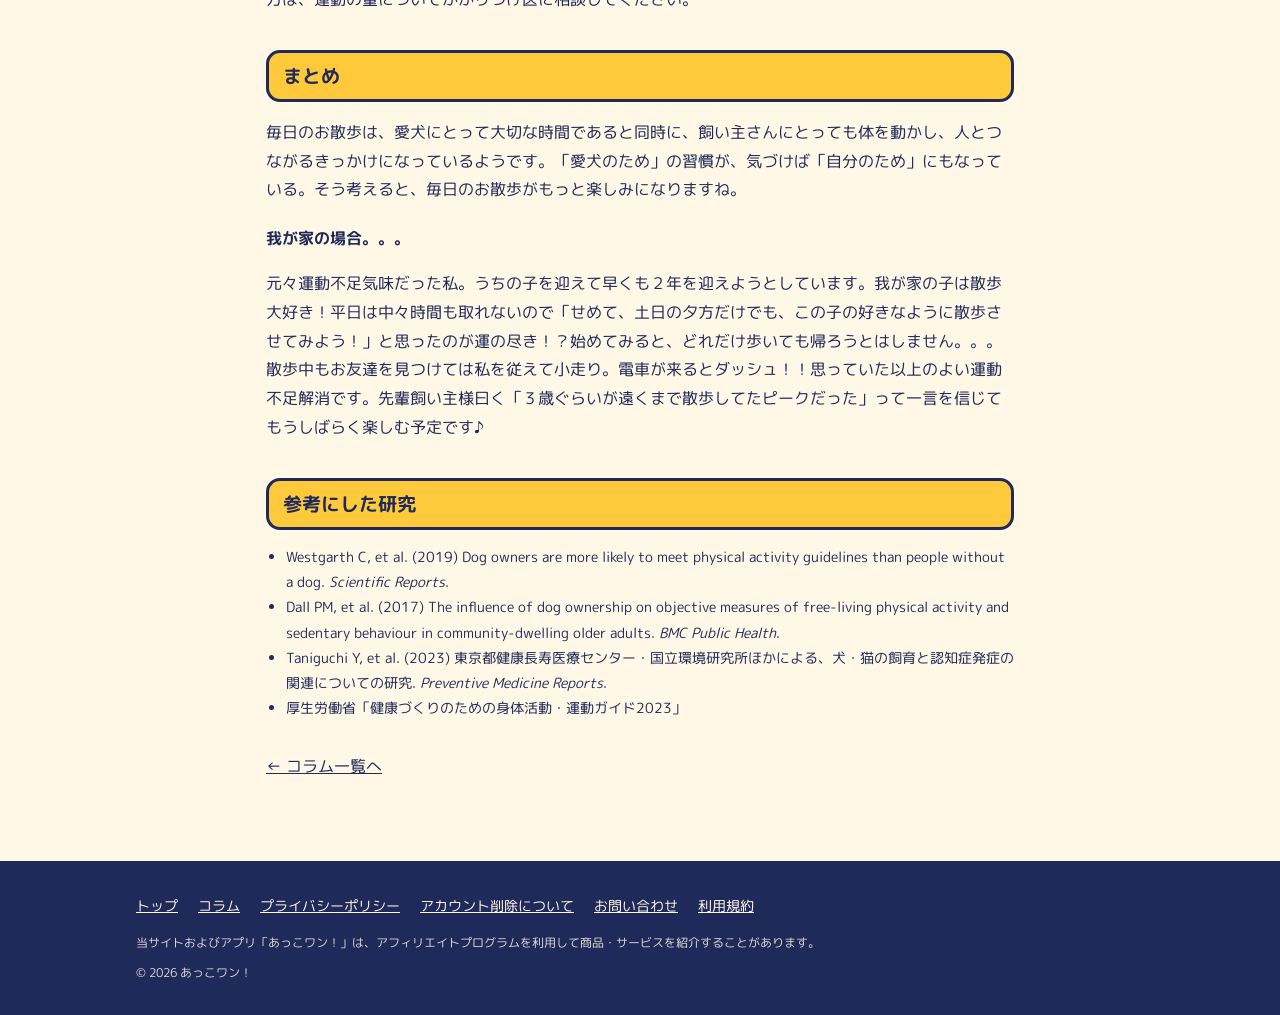
<file: column/walk-and-owner-health.html>
<!DOCTYPE html>
<html lang="ja">
<head>
  <meta charset="UTF-8">
  <meta name="viewport" content="width=device-width, initial-scale=1">
  <title>犬のお散歩は、飼い主の健康づくりにもなる？ 研究からわかっていること｜あっこワン！</title>
  <meta name="description" content="毎日のお散歩は、愛犬だけでなく飼い主さんの体と心にも良い影響があるかもしれません。国内外の研究を紹介します。">
  <link rel="icon" href="../assets/favicon-48.png" type="image/png">
  <link rel="apple-touch-icon" href="../assets/apple-touch-icon.png">
  <link rel="preconnect" href="https://fonts.googleapis.com">
  <link rel="preconnect" href="https://fonts.gstatic.com" crossorigin>
  <link href="https://fonts.googleapis.com/css2?family=M+PLUS+Rounded+1c:wght@400;700;800&display=swap" rel="stylesheet">
  <link rel="stylesheet" href="../style.css">
</head>
<body>

<header class="site-header">
  <div class="wrap">
    <a class="brand" href="../index.html"><img src="../assets/icon-96.png" alt=""><span>あっこワン！</span></a>
    <nav class="nav" aria-label="メインメニュー">
      <a href="../index.html#features">できること</a>
      <a href="../column/index.html">コラム</a>
      <a href="../contact.html">お問い合わせ</a>
    </nav>
  </div>
</header>

<main class="doc">
  <h1>犬のお散歩は、飼い主の健康づくりにもなる？ 研究からわかっていること</h1>
<p class="meta">公開日：2026/10/26　カテゴリ：お散歩と健康</p>

  <p>雨の日も寒い日も、愛犬のためにお散歩へ。気づけば「自分もけっこう歩いているな」と感じることはありませんか？ 実は、犬との暮らしと飼い主の健康の関係については、国内外でさまざまな研究が行われています。ここでは、その一部を紹介します。</p>

  <h2>犬の飼い主は、よく歩いている</h2>
  <p>イギリスのリバプール大学などの研究グループは、地域の住民を対象に、犬を飼っている人と飼っていない人の運動量を調べました。その結果、犬の飼い主は、推奨される運動量（週150分）を満たしている割合が<strong>飼っていない人の約4倍</strong>と推定されました（2019年、Scientific Reports）。お散歩がほかの運動の「代わり」になるのではなく、<strong>運動量の上乗せ</strong>になっていたことも報告されています。</p>
  <p>また、65歳以上の人を対象にしたイギリスの別の研究では、犬の飼い主は飼っていない人に比べて、<strong>1日あたり約22分長く歩き、歩数も約2,760歩多かった</strong>と報告されています（2017年、BMC Public Health）。</p>

  <h2>犬を飼っている高齢者は、認知症の発症リスクが低かった</h2>
  <p>日本でも注目される研究があります。東京都健康長寿医療センターなどの研究グループが、東京都大田区に住む65歳以上の約1万1千人を4年間追跡したところ、犬を飼っている人は飼っていない人に比べて、<strong>認知症を発症するリスクが約4割低い</strong>という結果が出ました（2023年、Preventive Medicine Reports）。</p>
  <p>興味深いのは、犬を飼っていても<strong>運動習慣がない人では、リスクの差がほとんど見られなかった</strong>ことです。研究グループは、お散歩による運動や、散歩中の人との交流が関係している可能性を指摘しています。</p>

  <div class="callout">
    <strong>研究結果を読むときの注意</strong><br>
    これらは「犬を飼っている人に、こうした傾向が見られた」という調査結果です。犬を飼えば必ず健康になる、という意味ではありません。もともと体を動かすのが好きな人が犬を飼っている、といった可能性もあります。
  </div>

  <h2>お散歩を「自分の健康づくり」にもするコツ</h2>
  <p>厚生労働省の「健康づくりのための身体活動・運動ガイド2023」では、成人は1日あたり約8,000歩以上、高齢者は約6,000歩以上を目安に体を動かすことがすすめられています。毎日のお散歩は、その大きな助けになります。</p>
  <ul>
    <li><strong>姿勢を意識して歩く</strong>：背すじを伸ばし、少し大きめの歩幅で歩くと運動量が上がります。</li>
    <li><strong>コースに変化をつける</strong>：坂道や公園を取り入れると、飼い主さんも愛犬も気分転換になります。</li>
    <li><strong>あいさつを楽しむ</strong>：犬友達や近所の人との会話も、お散歩ならではの楽しみです。</li>
    <li><strong>記録して振り返る</strong>：歩いた距離や時間を記録すると、続けた成果が見えて励みになります。</li>
  </ul>
  <p>ただし、ペースは<strong>愛犬に合わせること</strong>が大前提です。犬の年齢や体調、気温によって、ちょうどよい距離や速さは変わります。飼い主さんの運動のために無理をさせないよう気をつけましょう。持病のある方は、運動の量についてかかりつけ医に相談してください。</p>
  <!-- 【アフィリエイト枠の候補：歩きやすいウォーキングシューズ、散歩用ショルダーバッグ】 -->

  <h2>まとめ</h2>
  <p>毎日のお散歩は、愛犬にとって大切な時間であると同時に、飼い主さんにとっても体を動かし、人とつながるきっかけになっているようです。「愛犬のため」の習慣が、気づけば「自分のため」にもなっている。そう考えると、毎日のお散歩がもっと楽しみになりますね。</p>
  <h3>我が家の場合。。。</h3>
  <p>元々運動不足気味だった私。うちの子を迎えて早くも２年を迎えようとしています。我が家の子は散歩大好き！平日は中々時間も取れないので「せめて、土日の夕方だけでも、この子の好きなように散歩させてみよう！」と思ったのが運の尽き！？始めてみると、どれだけ歩いても帰ろうとはしません。。。散歩中もお友達を見つけては私を従えて小走り。電車が来るとダッシュ！！思っていた以上のよい運動不足解消です。先輩飼い主様曰く「３歳ぐらいが遠くまで散歩してたピークだった」って一言を信じてもうしばらく楽しむ予定です♪</p>

  <h2>参考にした研究</h2>
  <ul style="font-size:14px;">
    <li>Westgarth C, et al. (2019) Dog owners are more likely to meet physical activity guidelines than people without a dog. <i>Scientific Reports</i>.</li>
    <li>Dall PM, et al. (2017) The influence of dog ownership on objective measures of free-living physical activity and sedentary behaviour in community-dwelling older adults. <i>BMC Public Health</i>.</li>
    <li>Taniguchi Y, et al. (2023) 東京都健康長寿医療センター・国立環境研究所ほかによる、犬・猫の飼育と認知症発症の関連についての研究. <i>Preventive Medicine Reports</i>.</li>
    <li>厚生労働省「健康づくりのための身体活動・運動ガイド2023」</li>
  </ul>

  <p style="margin-top:32px;"><a href="index.html">← コラム一覧へ</a></p>

</main>

<footer class="site-footer">
  <div class="wrap">
    <div class="footer-links">
      <a href="../index.html">トップ</a>
      <a href="../column/index.html">コラム</a>
      <a href="../privacy.html">プライバシーポリシー</a>
      <a href="../delete-account.html">アカウント削除について</a>
      <a href="../contact.html">お問い合わせ</a>
      <a href="../terms.html">利用規約</a>
    </div>
    <p class="ad-note">当サイトおよびアプリ「あっこワン！」は、アフィリエイトプログラムを利用して商品・サービスを紹介することがあります。</p>
    <p class="copyright">&copy; 2026 あっこワン！</p>
  </div>
</footer>

<!-- Cloudflare Web Analytics --><script type='module' src='https://static.cloudflareinsights.com/beacon.min.js' data-cf-beacon='{"token": "1a6c80f994b9474c85d009baa521db82"}'></script><!-- End Cloudflare Web Analytics -->
</body>
</html>
</file>
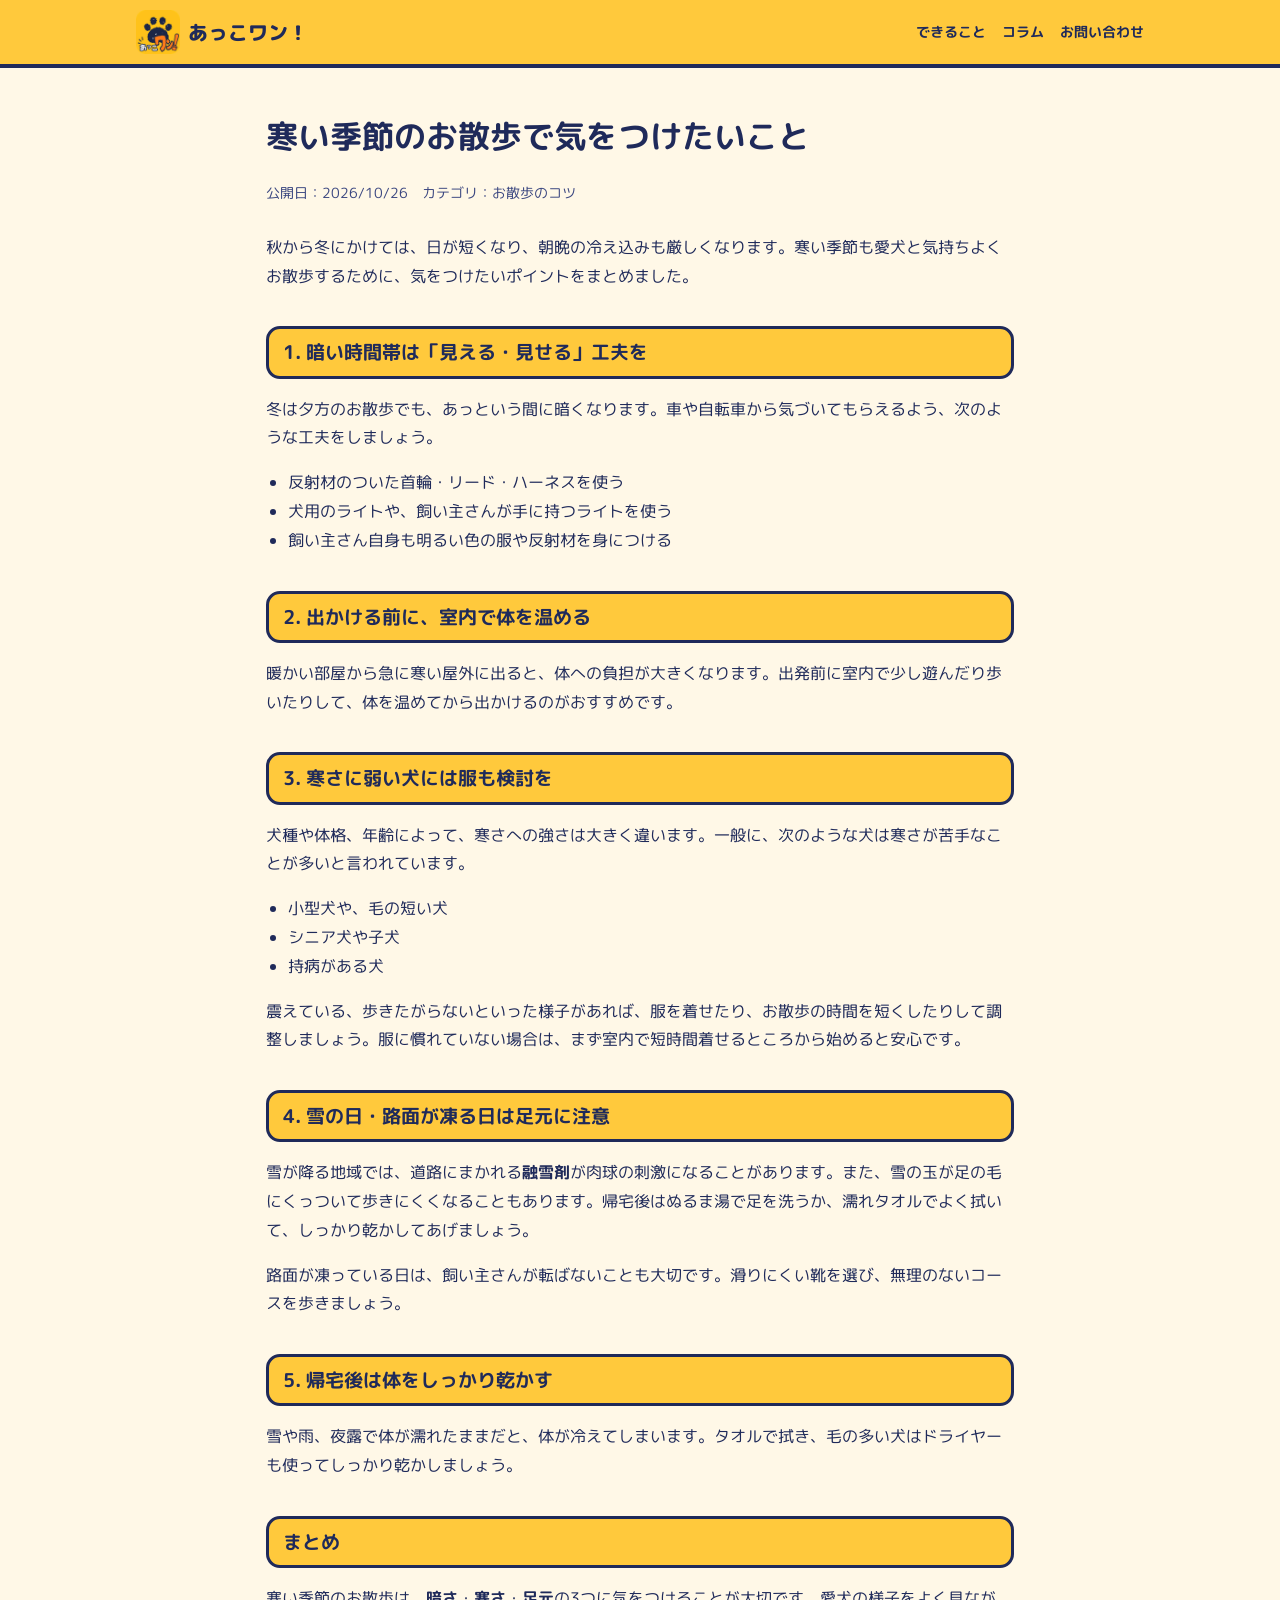
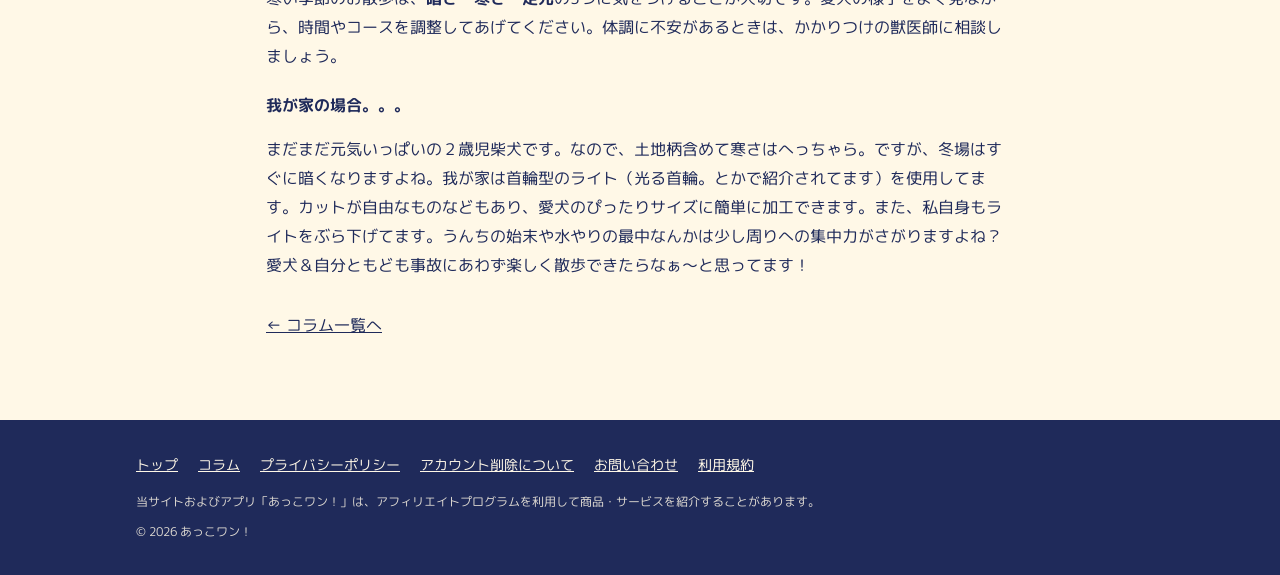
<file: column/winter-walk.html>
<!DOCTYPE html>
<html lang="ja">
<head>
  <meta charset="UTF-8">
  <meta name="viewport" content="width=device-width, initial-scale=1">
  <title>寒い季節のお散歩で気をつけたいこと｜あっこワン！</title>
  <meta name="description" content="日が短く、気温も下がる冬。愛犬と安全にお散歩を楽しむためのポイントをまとめました。">
  <link rel="icon" href="../assets/favicon-48.png" type="image/png">
  <link rel="apple-touch-icon" href="../assets/apple-touch-icon.png">
  <link rel="preconnect" href="https://fonts.googleapis.com">
  <link rel="preconnect" href="https://fonts.gstatic.com" crossorigin>
  <link href="https://fonts.googleapis.com/css2?family=M+PLUS+Rounded+1c:wght@400;700;800&display=swap" rel="stylesheet">
  <link rel="stylesheet" href="../style.css">
</head>
<body>

<header class="site-header">
  <div class="wrap">
    <a class="brand" href="../index.html"><img src="../assets/icon-96.png" alt=""><span>あっこワン！</span></a>
    <nav class="nav" aria-label="メインメニュー">
      <a href="../index.html#features">できること</a>
      <a href="../column/index.html">コラム</a>
      <a href="../contact.html">お問い合わせ</a>
    </nav>
  </div>
</header>

<main class="doc">
  <h1>寒い季節のお散歩で気をつけたいこと</h1>
<p class="meta">公開日：2026/10/26　カテゴリ：お散歩のコツ</p>

  <p>秋から冬にかけては、日が短くなり、朝晩の冷え込みも厳しくなります。寒い季節も愛犬と気持ちよくお散歩するために、気をつけたいポイントをまとめました。</p>

  <h2>1. 暗い時間帯は「見える・見せる」工夫を</h2>
  <p>冬は夕方のお散歩でも、あっという間に暗くなります。車や自転車から気づいてもらえるよう、次のような工夫をしましょう。</p>
  <ul>
    <li>反射材のついた首輪・リード・ハーネスを使う</li>
    <li>犬用のライトや、飼い主さんが手に持つライトを使う</li>
    <li>飼い主さん自身も明るい色の服や反射材を身につける</li>
  </ul>
  <!-- 【アフィリエイト枠の候補：反射材付きリード、犬用LEDライト】 -->

  <h2>2. 出かける前に、室内で体を温める</h2>
  <p>暖かい部屋から急に寒い屋外に出ると、体への負担が大きくなります。出発前に室内で少し遊んだり歩いたりして、体を温めてから出かけるのがおすすめです。</p>

  <h2>3. 寒さに弱い犬には服も検討を</h2>
  <p>犬種や体格、年齢によって、寒さへの強さは大きく違います。一般に、次のような犬は寒さが苦手なことが多いと言われています。</p>
  <ul>
    <li>小型犬や、毛の短い犬</li>
    <li>シニア犬や子犬</li>
    <li>持病がある犬</li>
  </ul>
  <p>震えている、歩きたがらないといった様子があれば、服を着せたり、お散歩の時間を短くしたりして調整しましょう。服に慣れていない場合は、まず室内で短時間着せるところから始めると安心です。</p>
  <!-- 【アフィリエイト枠の候補：犬用防寒ウェア】 -->

  <h2>4. 雪の日・路面が凍る日は足元に注意</h2>
  <p>雪が降る地域では、道路にまかれる<strong>融雪剤</strong>が肉球の刺激になることがあります。また、雪の玉が足の毛にくっついて歩きにくくなることもあります。帰宅後はぬるま湯で足を洗うか、濡れタオルでよく拭いて、しっかり乾かしてあげましょう。</p>
  <p>路面が凍っている日は、飼い主さんが転ばないことも大切です。滑りにくい靴を選び、無理のないコースを歩きましょう。</p>

  <h2>5. 帰宅後は体をしっかり乾かす</h2>
  <p>雪や雨、夜露で体が濡れたままだと、体が冷えてしまいます。タオルで拭き、毛の多い犬はドライヤーも使ってしっかり乾かしましょう。</p>

  <h2>まとめ</h2>
  <p>寒い季節のお散歩は、<strong>暗さ</strong>・<strong>寒さ</strong>・<strong>足元</strong>の3つに気をつけることが大切です。愛犬の様子をよく見ながら、時間やコースを調整してあげてください。体調に不安があるときは、かかりつけの獣医師に相談しましょう。</p>
  <h3>我が家の場合。。。</h3>
  <p>まだまだ元気いっぱいの２歳児柴犬です。なので、土地柄含めて寒さはへっちゃら。ですが、冬場はすぐに暗くなりますよね。我が家は首輪型のライト（光る首輪。とかで紹介されてます）を使用してます。カットが自由なものなどもあり、愛犬のぴったりサイズに簡単に加工できます。また、私自身もライトをぶら下げてます。うんちの始末や水やりの最中なんかは少し周りへの集中力がさがりますよね？愛犬＆自分ともども事故にあわず楽しく散歩できたらなぁ～と思ってます！</p>

  <p style="margin-top:32px;"><a href="index.html">← コラム一覧へ</a></p>

</main>

<footer class="site-footer">
  <div class="wrap">
    <div class="footer-links">
      <a href="../index.html">トップ</a>
      <a href="../column/index.html">コラム</a>
      <a href="../privacy.html">プライバシーポリシー</a>
      <a href="../delete-account.html">アカウント削除について</a>
      <a href="../contact.html">お問い合わせ</a>
      <a href="../terms.html">利用規約</a>
    </div>
    <p class="ad-note">当サイトおよびアプリ「あっこワン！」は、アフィリエイトプログラムを利用して商品・サービスを紹介することがあります。</p>
    <p class="copyright">&copy; 2026 あっこワン！</p>
  </div>
</footer>

<!-- Cloudflare Web Analytics --><script type='module' src='https://static.cloudflareinsights.com/beacon.min.js' data-cf-beacon='{"token": "1a6c80f994b9474c85d009baa521db82"}'></script><!-- End Cloudflare Web Analytics -->
</body>
</html>
</file>
<file: style.css>
/* あっこワン！ 公式サイト 共通スタイル（黄色×ネイビーの絵本風） */
:root {
  --yellow: #FFC93C;
  --yellow-soft: #FFE8A3;
  --cream: #FFF8E7;
  --navy: #1F2A5A;
  --navy-soft: #3B4780;
  --white: #FFFFFF;
  --radius: 22px;
  --shadow: 0 6px 0 var(--navy);
}

* { box-sizing: border-box; }

html { scroll-behavior: smooth; }

body {
  margin: 0;
  background: var(--cream);
  color: var(--navy);
  font-family: "M PLUS Rounded 1c", "Hiragino Maru Gothic ProN", "Hiragino Sans", "Meiryo", sans-serif;
  line-height: 1.8;
  font-size: 16px;
}

a { color: var(--navy); }

.wrap { max-width: 1040px; margin: 0 auto; padding: 0 16px; }

/* ヘッダー */
.site-header {
  background: var(--yellow);
  border-bottom: 4px solid var(--navy);
}
.site-header .wrap {
  display: flex; align-items: center; justify-content: space-between;
  gap: 12px; padding-top: 10px; padding-bottom: 10px;
}
.brand { display: flex; align-items: center; gap: 8px; text-decoration: none; font-weight: 800; font-size: 20px; }
.brand img { width: 44px; height: 44px; }
.nav { display: flex; gap: 16px; font-weight: 700; font-size: 14px; }
.nav a { text-decoration: none; }
.nav a:hover { text-decoration: underline; }

/* ヒーロー */
.hero { background: var(--yellow); padding: 48px 0 64px; position: relative; overflow: hidden; }
.hero .wrap { display: grid; grid-template-columns: 1.1fr 0.9fr; gap: 32px; align-items: center; }
.hero h1 { font-size: clamp(28px, 5vw, 46px); line-height: 1.35; margin: 0 0 12px; font-weight: 800; }
.nb { display: inline-block; }
.hero .catch { display: inline-block; background: var(--navy); color: var(--yellow); padding: 4px 14px; border-radius: 999px; font-weight: 800; margin-bottom: 16px; }
.hero p.lead { font-size: 17px; margin: 0 0 24px; }
.hero-logo { width: min(440px, 100%); justify-self: center; }

.btn {
  display: inline-block; text-decoration: none; font-weight: 800;
  background: var(--white); color: var(--navy);
  border: 3px solid var(--navy); border-radius: 999px;
  padding: 12px 26px; box-shadow: var(--shadow);
  transition: transform .1s, box-shadow .1s;
}
.btn:hover { transform: translateY(2px); box-shadow: 0 4px 0 var(--navy); }
.btn[aria-disabled="true"] { cursor: default; }
.btn-note { display: block; font-size: 13px; margin-top: 12px; }

/* 波の区切り */
.wave { display: block; width: 100%; height: 40px; margin-top: -1px; }

/* セクション */
section { padding: 56px 0; }
.section-title { text-align: center; font-size: clamp(22px, 4vw, 30px); margin: 0 0 8px; font-weight: 800; }
.section-sub { text-align: center; margin: 0 0 32px; color: var(--navy-soft); }

.features { display: grid; grid-template-columns: repeat(3, 1fr); gap: 20px; }
.card {
  background: var(--white); border: 3px solid var(--navy); border-radius: var(--radius);
  padding: 24px 20px; box-shadow: var(--shadow);
}
.card .icon {
  width: 56px; height: 56px; border-radius: 50%; background: var(--yellow);
  border: 3px solid var(--navy); display: grid; place-items: center; margin-bottom: 12px;
}
.card .icon svg { width: 28px; height: 28px; }
.card h3 { margin: 0 0 6px; font-size: 19px; }
.card p { margin: 0; font-size: 15px; }

/* 約束（プライバシー方針） */
.promise { background: var(--navy); color: var(--cream); }
.promise .section-title, .promise .section-sub { color: var(--cream); }
.promise-box {
  max-width: 720px; margin: 0 auto; background: var(--navy-soft);
  border: 3px dashed var(--yellow); border-radius: var(--radius); padding: 24px;
}
.promise-box ul { margin: 0; padding-left: 1.2em; }
.promise-box li { margin: 6px 0; }
.promise a { color: var(--yellow); }

/* スクリーンショット枠 */
.shots { display: flex; gap: 20px; justify-content: center; flex-wrap: wrap; }
.shot {
  width: 200px; aspect-ratio: 9 / 19; border: 4px solid var(--navy); border-radius: 28px;
  background: repeating-linear-gradient(45deg, var(--yellow-soft) 0 12px, var(--cream) 12px 24px);
  display: grid; place-items: center; text-align: center; font-weight: 700; font-size: 14px; padding: 12px;
}

/* 名前の由来 */
.origin { text-align: center; }
.origin .bubble {
  display: inline-block; background: var(--white); border: 3px solid var(--navy);
  border-radius: var(--radius); padding: 18px 26px; font-size: 18px; font-weight: 800; box-shadow: var(--shadow);
}

/* フッター */
.site-footer { background: var(--navy); color: var(--cream); padding: 32px 0; font-size: 14px; }
.site-footer a { color: var(--cream); }
.footer-links { display: flex; flex-wrap: wrap; gap: 8px 20px; margin-bottom: 14px; }
.ad-note { font-size: 12px; opacity: .85; margin: 0 0 8px; }
.copyright { font-size: 12px; opacity: .85; margin: 0; }

/* 規約・ポリシー本文 */
.doc { max-width: 780px; margin: 0 auto; padding: 40px 16px 64px; }
.doc h1 { font-size: clamp(24px, 4vw, 32px); margin: 0 0 8px; }
.doc .meta { color: var(--navy-soft); font-size: 14px; margin-bottom: 28px; }
.doc h2 {
  font-size: 19px; margin: 36px 0 10px; padding: 6px 14px;
  background: var(--yellow); border: 3px solid var(--navy); border-radius: 14px;
}
.doc h3 { font-size: 16px; margin: 20px 0 6px; }
.doc table { width: 100%; border-collapse: collapse; font-size: 15px; background: var(--white); }
.doc th, .doc td { border: 2px solid var(--navy); padding: 8px 10px; text-align: left; vertical-align: top; }
.doc th { background: var(--yellow-soft); width: 32%; }
.table-scroll { overflow-x: auto; }
.todo { background: #FFE0E0; border: 2px dashed #C0392B; color: #8E1E12; padding: 0 6px; border-radius: 6px; font-weight: 700; }
.callout {
  background: var(--white); border: 3px solid var(--navy); border-radius: var(--radius);
  padding: 16px 20px; margin: 16px 0;
}

/* お問い合わせフォーム枠 */
.form-frame {
  background: var(--white); border: 3px solid var(--navy); border-radius: var(--radius);
  padding: 16px; min-height: 160px;
}
.form-frame iframe { display: block; border: 0; }

/* コラム一覧 */
.column-list { display: grid; gap: 16px; margin-top: 24px; }
.column-item {
  display: block; text-decoration: none; background: var(--white);
  border: 3px solid var(--navy); border-radius: var(--radius); padding: 18px 20px;
  box-shadow: var(--shadow); transition: transform .1s, box-shadow .1s;
}
.column-item:hover { transform: translateY(2px); box-shadow: 0 4px 0 var(--navy); }
.column-item h2 { margin: 0 0 6px; padding: 0; background: none; border: 0; font-size: 18px; }
.column-item p { margin: 0; font-size: 15px; color: var(--navy-soft); }
.doc ul, .doc ol { padding-left: 1.4em; }

/* アフィリエイト商品カード
   中の広告コード（もしもアフィリエイト）は変更禁止のため、見た目は外側の枠とCSSだけで整える */
.pr-card {
  position: relative; background: var(--white); border: 2px solid var(--navy); border-radius: 16px;
  padding: 18px 16px 16px; margin: 16px 0 24px; overflow: hidden;
}
.pr-label {
  position: absolute; top: 0; left: 14px; background: var(--navy); color: var(--yellow);
  font-size: 12px; font-weight: 800; padding: 1px 10px; border-radius: 0 0 10px 10px; letter-spacing: .05em;
}
.pr-card > a {
  display: block; color: var(--navy); font-size: 14px; font-weight: 700; line-height: 1.7; text-decoration: none;
}
.pr-card > a:hover { text-decoration: underline; }
.pr-card > a img { float: left; width: 120px; height: 120px; object-fit: contain; margin: 4px 16px 4px 0; border-radius: 10px; }
.pr-card > a br { display: none; }
.pr-card > img { position: absolute; }
@media (max-width: 480px) {
  .pr-card > a img { float: none; display: block; margin: 6px auto 10px; width: 140px; height: 140px; }
}

.pr-card--image { display: flex; gap: 16px; align-items: center; }
.pr-card-ad { flex: 0 0 auto; line-height: 0; }
.pr-card-ad > a img { width: 120px; height: 120px; object-fit: contain; border-radius: 10px; }
.pr-card-ad > img { position: absolute; }
.pr-card-text { flex: 1 1 auto; min-width: 0; }
.pr-card-text p { margin: 0; }
.pr-card-name { font-weight: 800; font-size: 15px; line-height: 1.6; }
.pr-card-desc { margin-top: 4px !important; font-size: 13px; color: var(--navy-soft); }
.pr-card-hint { margin-top: 8px !important; font-size: 12px; color: var(--navy-soft); }
@media (max-width: 480px) {
  .pr-card--image { flex-direction: column; text-align: center; gap: 10px; }
  .pr-card-ad > a img { width: 140px; height: 140px; }
}

/* バナー広告（320×100、300×250、468×60 など）。中の広告コードは変更せず、外側のクラスで並びだけ整える。
   バナー本来の大きさで表示し、枠より大きいときだけ枠の幅に縮める */
.pr-card.pr-card--banner > a img {
  float: none; display: block; width: auto; max-width: 100%; height: auto;
  object-fit: contain; margin: 10px auto 0; border-radius: 6px;
}
@media (max-width: 480px) {
  .pr-card.pr-card--banner > a img { width: auto; max-width: 100%; height: auto; margin: 10px auto 0; }
}

/* スマホ */
@media (max-width: 760px) {
  .hero { padding: 32px 0 48px; }
  .hero .wrap { grid-template-columns: 1fr; text-align: center; }
  .hero-logo { width: 280px; order: -1; }
  .features { grid-template-columns: 1fr; }
  .nav { gap: 12px; font-size: 13px; }
  .brand span { display: none; }
  .shot { width: 150px; }
  .doc th { width: 38%; }
}
</file>
